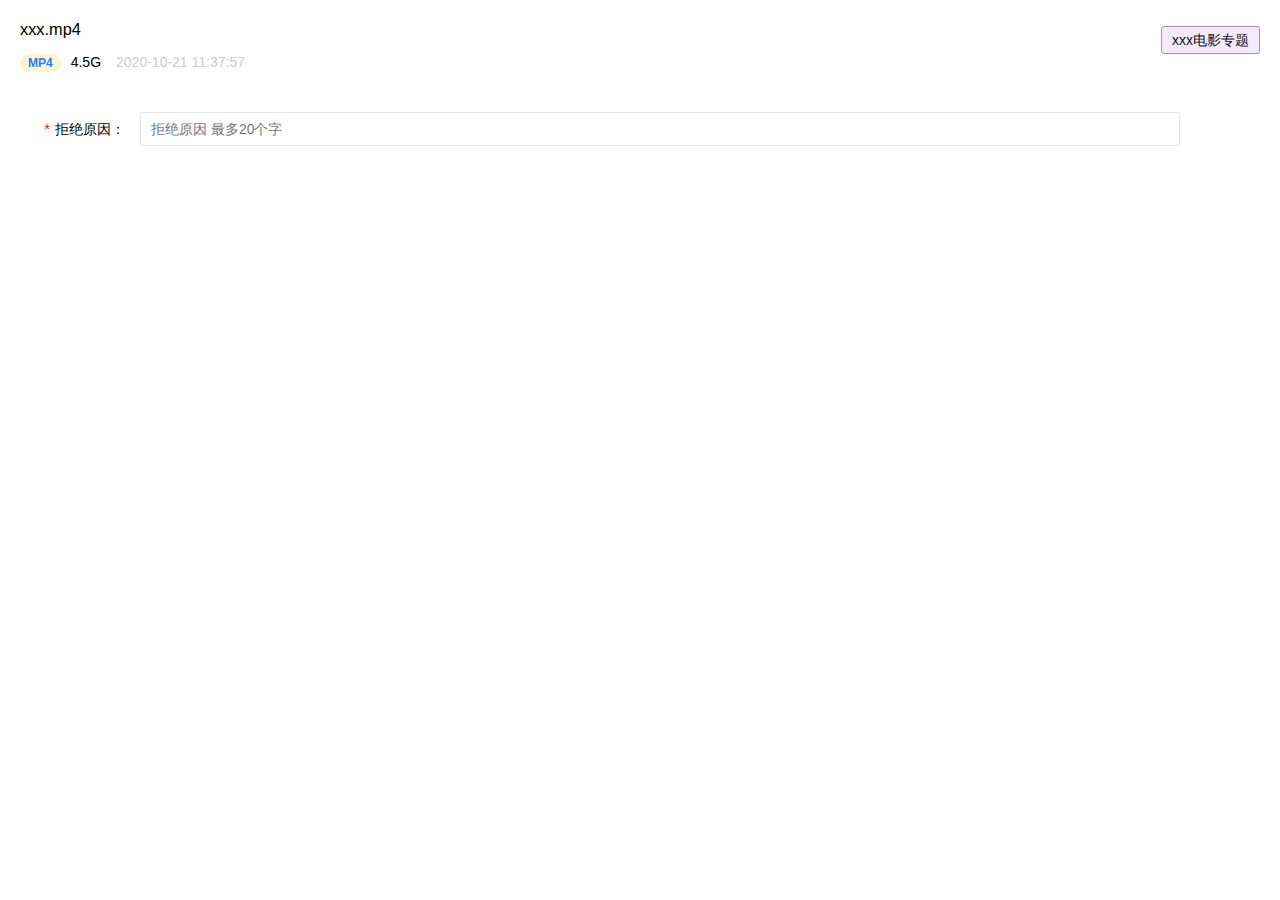
<file: views/circleAudit/circleAudit_audit_pop.html>
<!DOCTYPE html>
<html>
<head>
    <meta charset="utf-8">
    <title>资源详情</title>
    <meta name="renderer" content="webkit">
    <meta http-equiv="X-UA-Compatible" content="IE=edge,chrome=1">
    <link rel="stylesheet" href="../../layuiadmin/layui/css/layui.css" media="all">
    <link rel="stylesheet" href="./../css/reset.css">
    <script src="../../layuiadmin/layui/layui.js"></script>
    <script src="../../js/jquery-3.1.1.min.js"></script>
    <script src="../../js/jquery_ex.js"></script>
    <style>
        body{
            font-family: Arial;
        }
        .layui-form-item{
            position: relative;
        }
        
        .layui-form-label {
            width: 90px;
        }
        .layui-input-block {
            margin-left: 120px;
            margin-right: 80px;
        }
        .layui-btn-block{
            position: absolute;
            right:0;
            top:0
        }
        .layui-form-item .layui-btn-block .layui-btn{
            padding:0 20px
        }
        .uploadImg img{
            width: 100px;
            height: 100px;
            margin-left: 5px;
            border: 1px solid #ccc;
        }
        .jinbi{
            text-align: left;
            position: absolute;
            right: -5px;
            top: 5px;
        }
        .jinbi span{
            display: inline-block;
            height: 24px;
            line-height: 24px;
            background-color: #091522;
            color:#ffcf0f;
            border-radius: 12px;
            font-size: 12px;
            font-weight: bold;
            padding:0 8px;
            margin-right: 10px;
        }
        .pop_text{
            display:-webkit-box;
            display:-ms-flexbox;
            display:flex;
        }
        .pop_text .layui-btn.layui-ds{
            -webkit-box-flex:1;
            -ms-flex:1;
            flex:1;
            text-align: center;
        }
        .size{
            text-align: left;
            margin-top: 5px;
        }
        .size span{
            display: inline-block;
            height: 18px;
            line-height: 18px;
            background-color: #fff5cd;
            color:#1a7dff;
            border-radius: 12px;
            font-size: 12px;
            font-weight: bold;
            padding:0 8px;
            margin-right: 10px;
        }
        .rightbt{
            float: right;
            background-color: #f4ebff;
            height: 26px;
            line-height: 26px;
            color:#101010;
            border-radius: 3px;
            border: 1px solid #a38cbe;
            padding:0 10px;
            margin-top:6px
        }
        .select_cont p{
            line-height: 160%;
            padding: 10px 0;
        }
        .jinbi{
            text-align: left;
        }
        .jinbi span{
            display: inline-block;
            height: 24px;
            line-height: 24px;
            background-color: #091522;
            color:#ffcf0f;
            border-radius: 12px;
            font-size: 16px;
            font-weight: bold;
            padding:0 8px;
            margin-right: 10px;
        }
        .size{
            text-align: left;
        }
        .size span{
            display: inline-block;
            height: 18px;
            line-height: 18px;
            background-color: #fff5cd;
            color:#1a7dff;
            border-radius: 12px;
            font-size: 12px;
            font-weight: bold;
            padding:0 8px;
            margin-right: 10px;
            margin-top:10px;
        }
        .size s{
            margin-left:15px;
            font-size: 14px;
            color: #ccc;
            text-decoration: none;
        }
        .chuC{
            display:-webkit-box;
            display:-ms-flexbox;
            display:flex;
            margin-top: 10px;
            
        }
        .chuC .borderF,.chuC .jinbix,.chuC .zinfo{
            -webkit-box-flex:1;
            -ms-flex:1;
            flex:1;
            text-align: left;
        }
        .chuC .zinfo{
            margin-left:10px;
        }
        .chuC .borderF:last-child{
            margin-left:10px;
        }
        .borderF{
            background-color: #f7f7f7;
            border: 1px solid #d8d8d8;
            padding:5px;
            border-radius: 5px;
            padding-left:10px
        }
        .infoxx .a{
            height: 18px;
            line-height: 18px;
            background-color: #fff5cd;
            color:#1a7dff;
            border-radius: 12px;
            font-size: 12px;
            font-weight: bold;
            padding:0 8px;
            margin-left: 5px;
            margin-top:3px;
            float:right;
        }
        .infoxx .b{
            font-size: 12px;
            float:right;
            margin-top:3px;
        }
        .jinbix{
            text-align: left;
        }
        .jinbix span{
            display: inline-block;
            height: 24px;
            line-height: 24px;
            background-color: #091522;
            color:#ffcf0f;
            border-radius: 12px;
            font-size: 16px;
            font-weight: bold;
            padding:0 8px;
            margin-right: 10px;
        }
    </style>
</head>
<body>
<form method="post" class="layui-form" >
    <div class="layui-form" lay-filter="layuiadmin-app-form-list" id="layuiadmin-app-form-list" style="padding: 20px 20px 0 20px; ">
        <!-- <div class="">
            <div class="rightbt">xxx电影专题</div>
            <h3>刘德华演唱会.mp4</h3>
            <div class="size"><span>MP4</span>4.5G<s>2020-10-21 11:37:57</s></div>
        </div>
        <div class="select_cont">
            <p>10月20日，外交部发言人赵立坚主持例行记者会。有记者就有中国士兵在中印边境地区走失一事提问。</p>
            <p>赵立坚表示，昨天中国西部战区新闻发言人已经介绍了有关情况。10月18日晚，中国一名应牧民请求帮助寻找牦牛的士兵迷路走失。事发后，中国边防部队第一时间主动向印方通报情况，并希望印方协助搜救救援，印方答应予以支持，并承诺找到中方人员后及时交还中方。最近印方向中方通报，找到中方一名走失人员，将对其进行医学检查后移交中方。我们希望印方信守承诺，抓紧时间向中方移交走失人员，与中方一道共同促进第7轮军长级会谈共识的落实，共同维护边境地区的和平与安宁。</p>
            <img class="layui-upload-img" src="../images/bg.jpg" width="100%">
        </div>
        <div class="chuC mt10">
            <div class="borderF"><img src="../images/icona.png" width="24" />高清刘德华演唱会1998版.mp4</div>
            <div class="borderF infoxx"><img src="../images/headImg.png" width="24" />我是勤劳的搬运工<span class="a">45</span><span class="b">资源</span></div>
        </div>
        <div class="chuC mt10">
            <div class="jinbix" style="padding-left:10px">所需金币：<span>35</span>金币</div>
            <div class="zinfo"><span>分享：400</span><span>转存：6000</span></div>
        </div> -->
        <div class="" id="info1">
            <div class="rightbt">xxx电影专题</div>
            <h3>xxx.mp4</h3>
            <div class="size"><span>MP4</span>4.5G<s>2020-10-21 11:37:57</s></div>
        </div>
        <div class="select_cont" id="info2">
            
        </div>
        <div class="chuC mt10" id="info3" >
            <!--
            <div class="borderF"><img src="../images/icona.png" width="24" />高清刘德华演唱会1998版.mp4</div>
            <div class="borderF infoxx"><img src="../images/headImg.png" width="24" />我是勤劳的搬运工<span class="a">45</span><span class="b">资源</span></div>
            -->
        </div>
        <div class="chuC mt10" id="info4">
            <!--
            <div class="jinbix">所需金币：<span>35</span>金币</div>
            <div class="zinfo"><span>分享：400</span><span>转存：6000</span></div>
            -->
        </div>

        <div class="layui-form-item" style="margin-top: 20px;">
            <label class="layui-form-label"><span>*</span>拒绝原因：</label>
            <div class="layui-input-block">
                <input type="text" maxlength="20" placeholder="拒绝原因 最多20个字" autocomplete="off" class="layui-input" id="refusal_cause" name="refusal_cause" />
            </div>
            <!-- <div class="layui-btn-block">
                <button class="layui-btn layui-ds layui-btn-primary" data-type="add" id="add" data="添加">
                    拒绝
                </button>
            </div> -->
        </div>
        <!-- <div class="layui-form-item">
            <label class="layui-form-label"><span>*</span>纳入专题：</label>
            <div class="layui-input-block">
                <select id="FEEDBACKTYPE" lay-verify="required" name="FEEDBACKTYPE">
                    <option value="1">首页BNNER</option>
                    <option value="2">首页BNNER</option>
                    <option value="3">首页BNNER</option>
                    <option value="4">首页BNNER</option>
                    <option value="5">多选</option>
                    <option value="6">多选</option>
                    <option value="7">多选</option>
                </select>
            </div>
            <div class="layui-btn-block">
                <button class="layui-btn layui-ds layui-btn-primary" data-type="add" id="add" data="添加">
                    通过
                </button>
            </div>
        </div> -->
    </div>

    <button style="display: none;" class="layui-btn layui-btn-fluid" lay-submit="" lay-filter="submit" id="submit">通过</button>
    <button style="display: none;" class="layui-btn layui-btn-fluid" lay-submit="" lay-filter="submit2" id="submit2">拒绝</button>
</form>
<script src="circleAudit_audit_pop.js" type="text/javascript" charset="utf-8"></script>
</body>
</html>
</file>
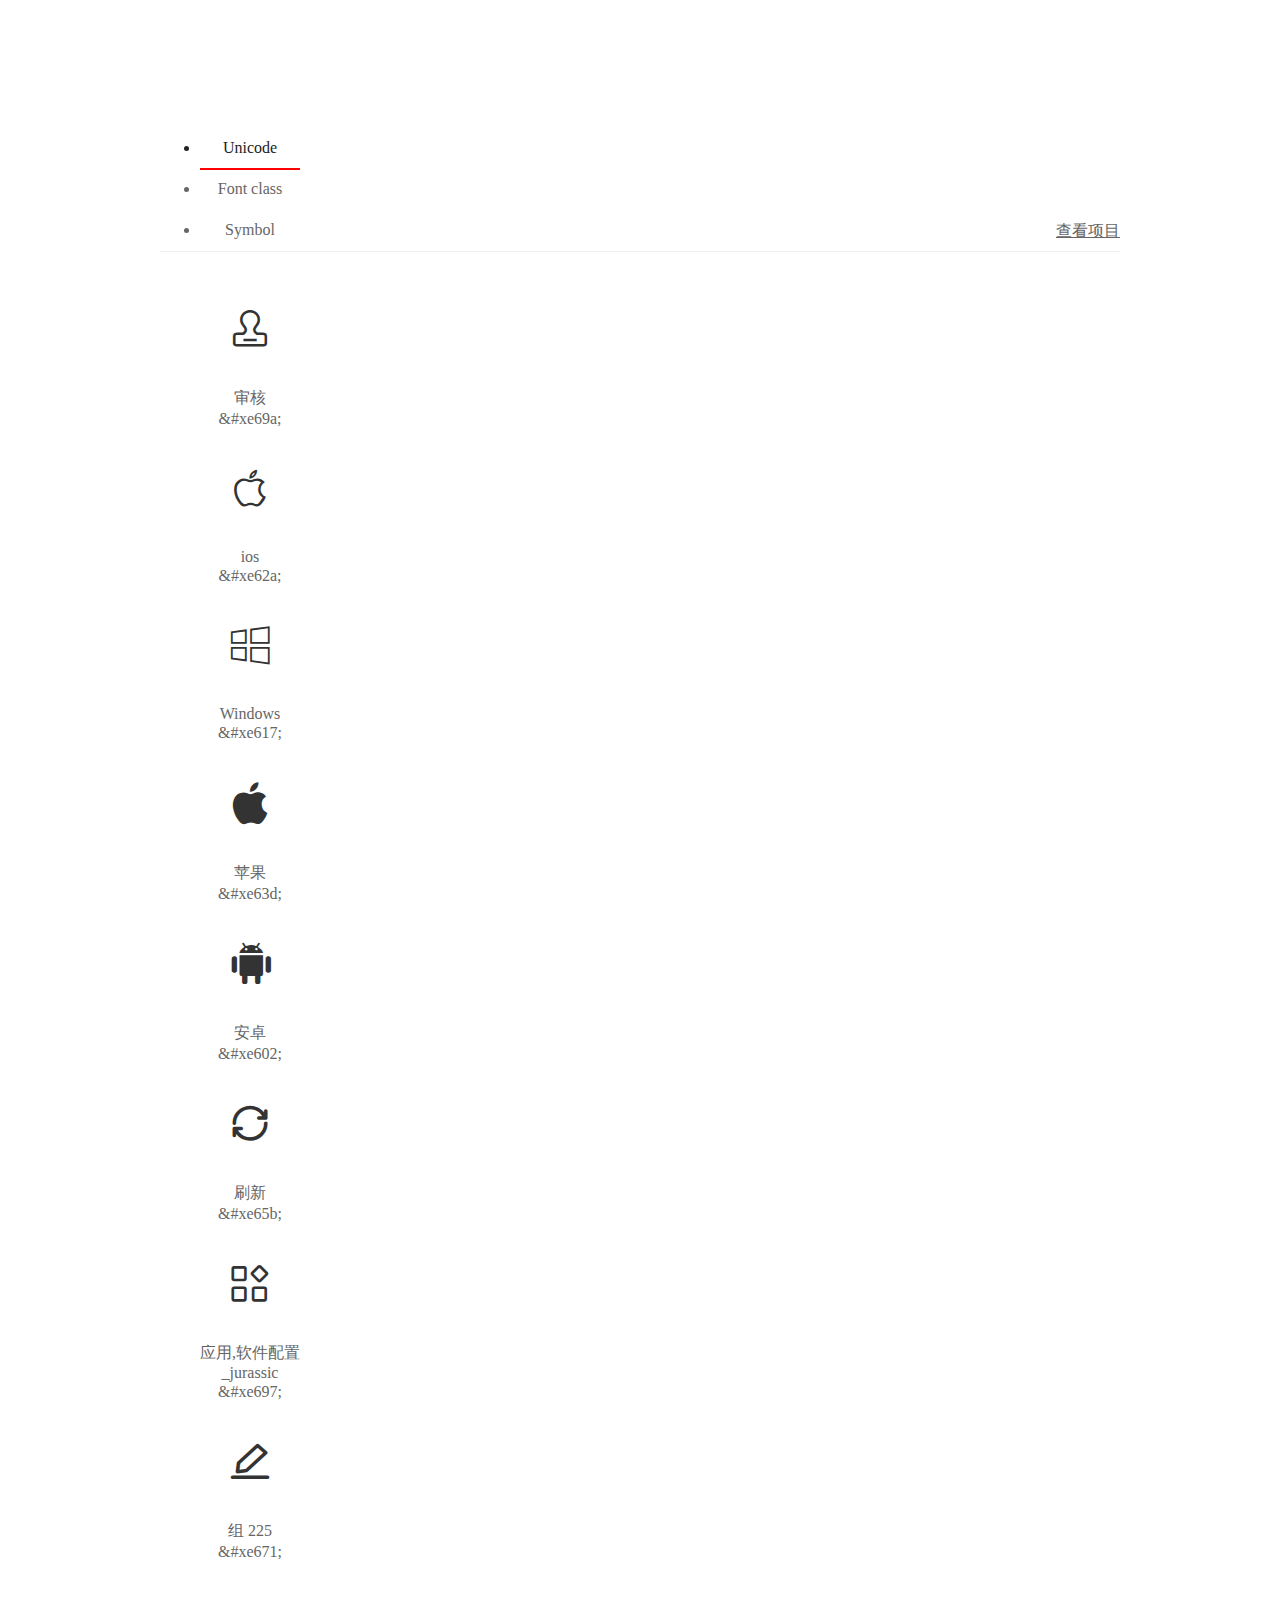
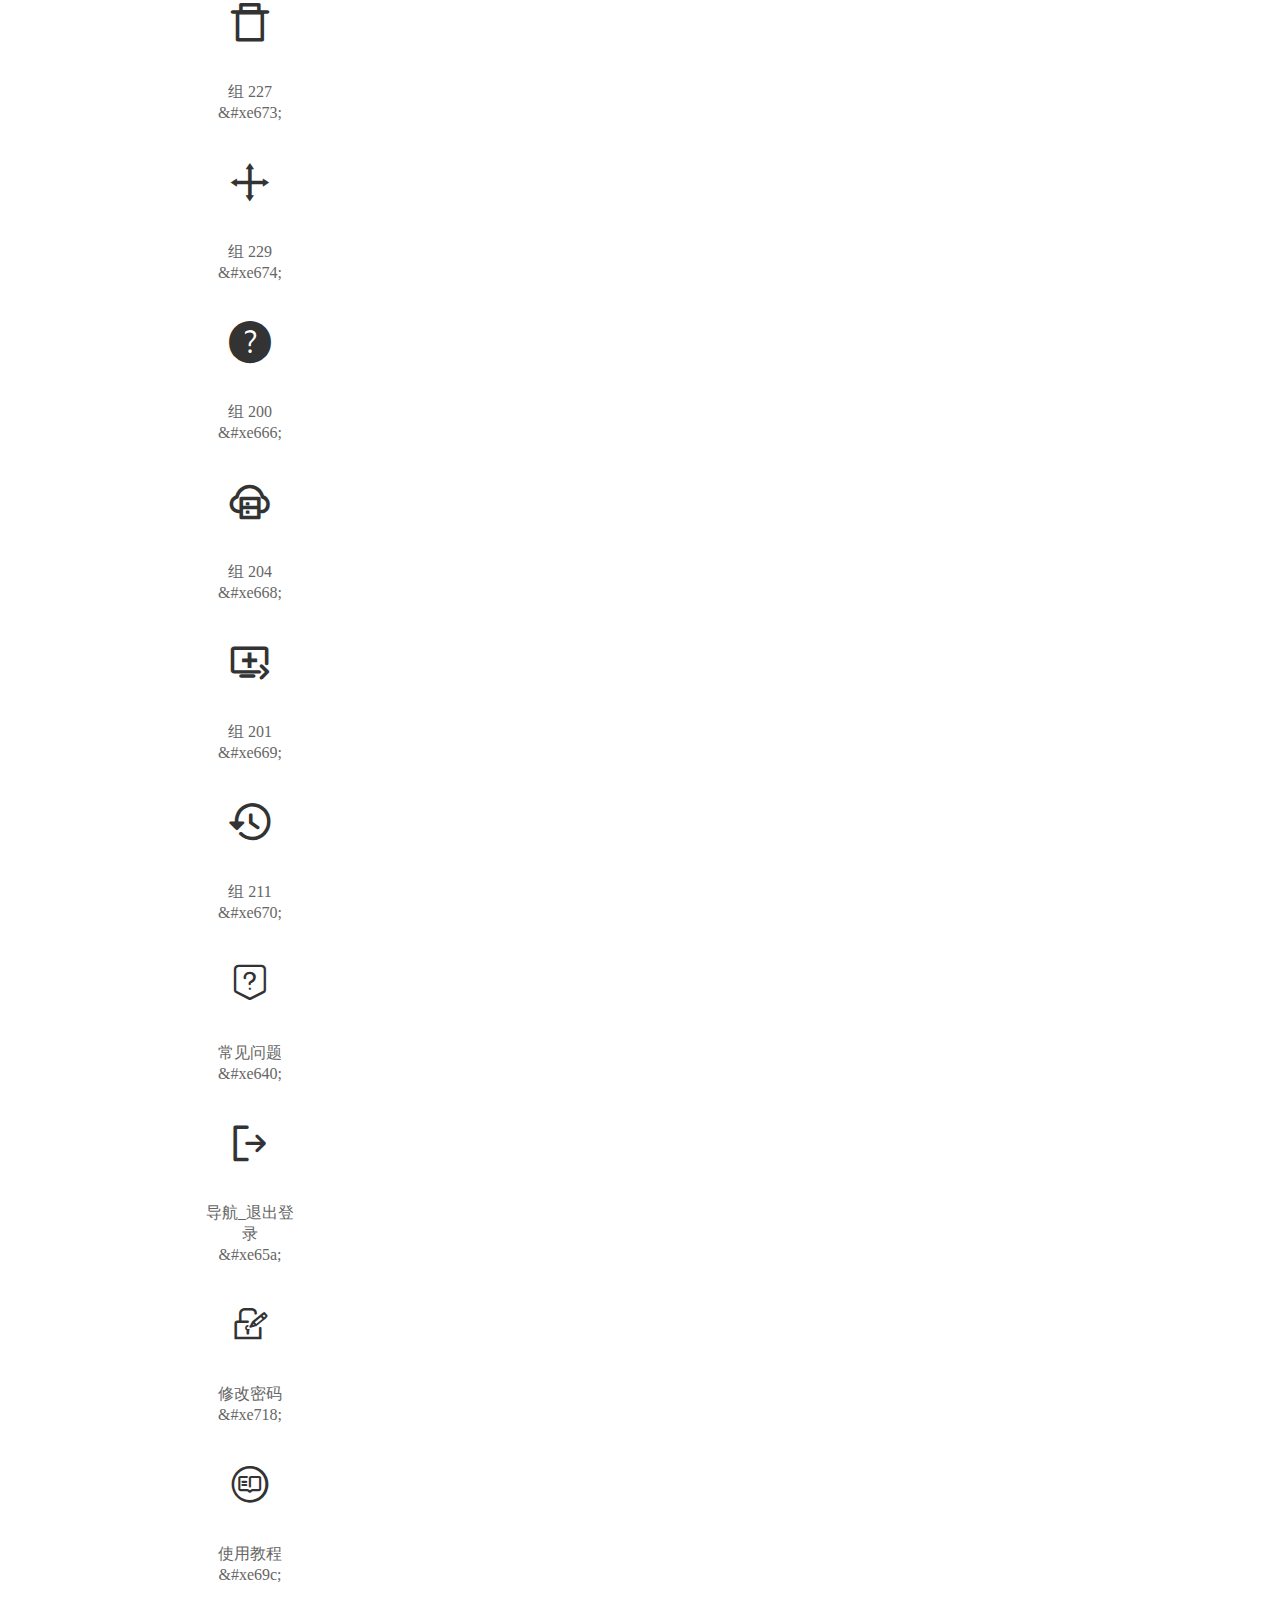
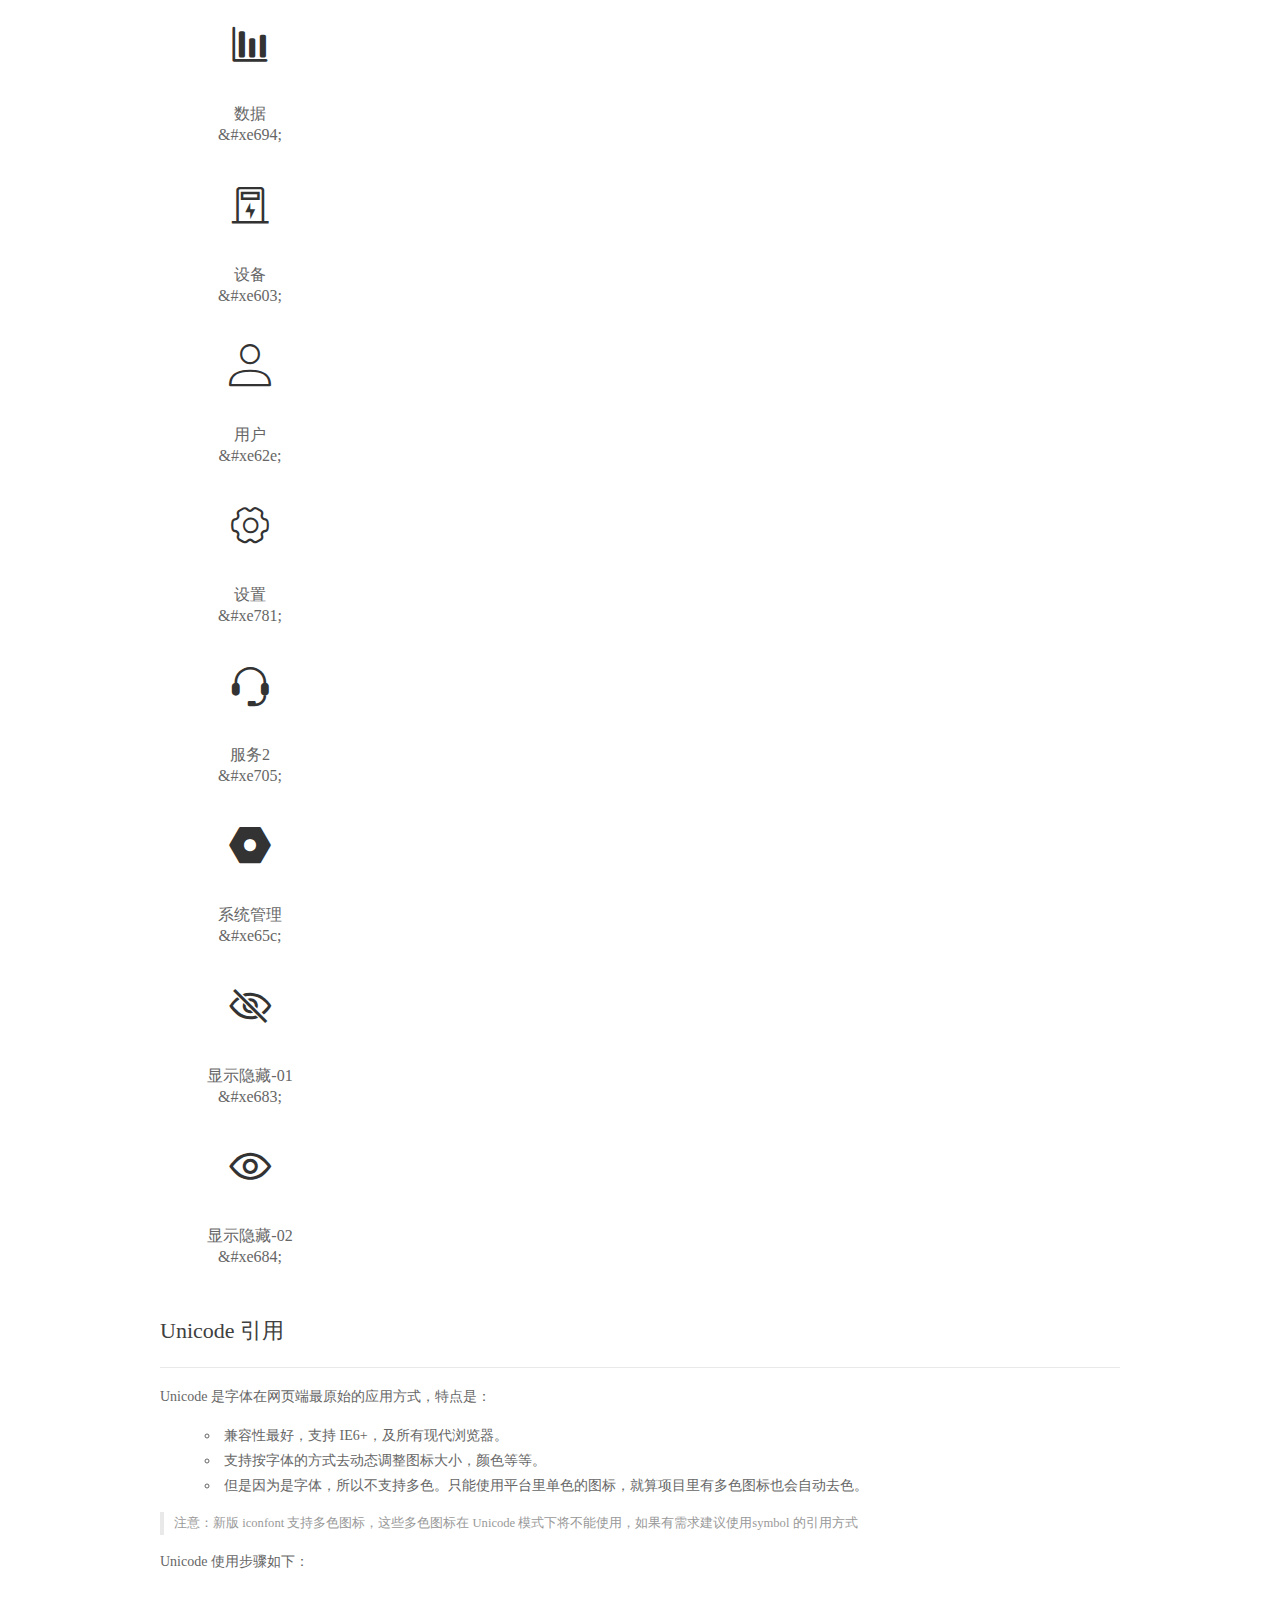
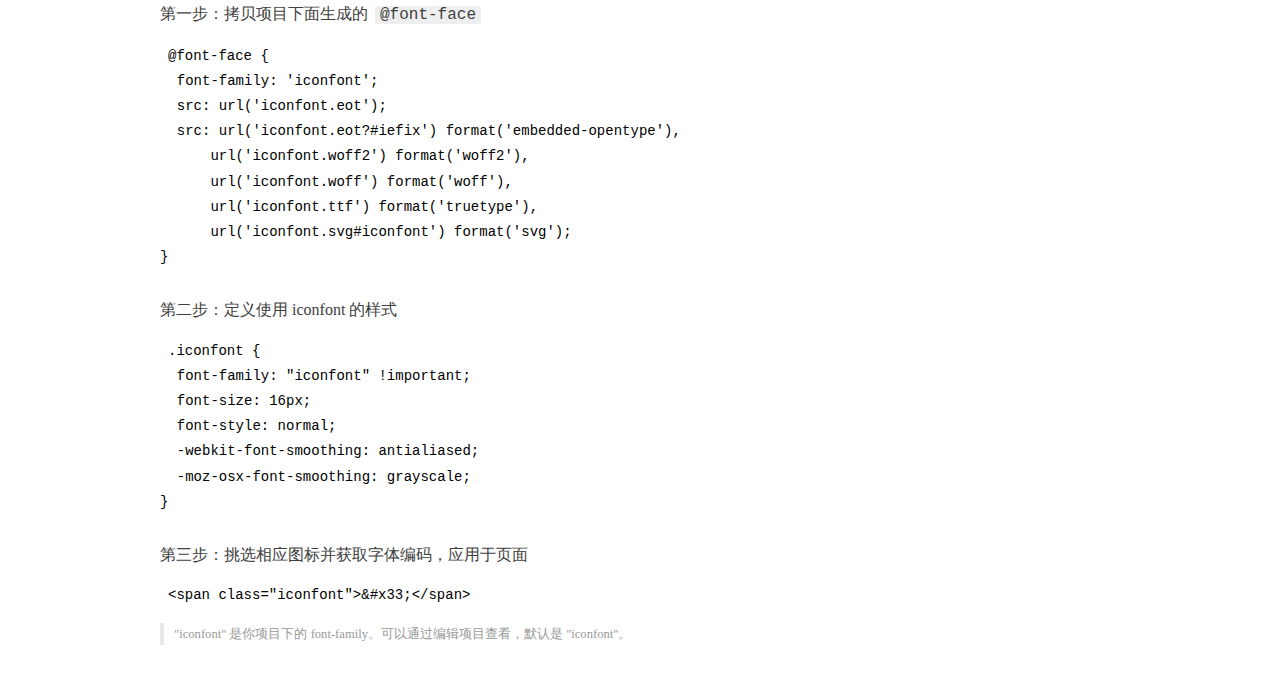
<file: views/font_icon/demo_index.html>
<!DOCTYPE html>
<html>
<head>
  <meta charset="utf-8"/>
  <title>IconFont Demo</title>
  <link rel="shortcut icon" href="https://img.alicdn.com/tps/i4/TB1_oz6GVXXXXaFXpXXJDFnIXXX-64-64.ico" type="image/x-icon"/>
  <link rel="stylesheet" href="https://g.alicdn.com/thx/cube/1.3.2/cube.min.css">
  <link rel="stylesheet" href="demo.css">
  <link rel="stylesheet" href="iconfont.css">
  <script src="iconfont.js"></script>
  <!-- jQuery -->
  <script src="https://a1.alicdn.com/oss/uploads/2018/12/26/7bfddb60-08e8-11e9-9b04-53e73bb6408b.js"></script>
  <!-- 代码高亮 -->
  <script src="https://a1.alicdn.com/oss/uploads/2018/12/26/a3f714d0-08e6-11e9-8a15-ebf944d7534c.js"></script>
</head>
<body>
  <div class="main">
    <h1 class="logo"><a href="https://www.iconfont.cn/" title="iconfont 首页" target="_blank">&#xe86b;</a></h1>
    <div class="nav-tabs">
      <ul id="tabs" class="dib-box">
        <li class="dib active"><span>Unicode</span></li>
        <li class="dib"><span>Font class</span></li>
        <li class="dib"><span>Symbol</span></li>
      </ul>
      
      <a href="https://www.iconfont.cn/manage/index?manage_type=myprojects&projectId=1907020" target="_blank" class="nav-more">查看项目</a>
      
    </div>
    <div class="tab-container">
      <div class="content unicode" style="display: block;">
          <ul class="icon_lists dib-box">
          
            <li class="dib">
              <span class="icon iconfont">&#xe69a;</span>
                <div class="name">审核</div>
                <div class="code-name">&amp;#xe69a;</div>
              </li>
          
            <li class="dib">
              <span class="icon iconfont">&#xe62a;</span>
                <div class="name">ios</div>
                <div class="code-name">&amp;#xe62a;</div>
              </li>
          
            <li class="dib">
              <span class="icon iconfont">&#xe617;</span>
                <div class="name">Windows</div>
                <div class="code-name">&amp;#xe617;</div>
              </li>
          
            <li class="dib">
              <span class="icon iconfont">&#xe63d;</span>
                <div class="name">苹果</div>
                <div class="code-name">&amp;#xe63d;</div>
              </li>
          
            <li class="dib">
              <span class="icon iconfont">&#xe602;</span>
                <div class="name">安卓</div>
                <div class="code-name">&amp;#xe602;</div>
              </li>
          
            <li class="dib">
              <span class="icon iconfont">&#xe65b;</span>
                <div class="name">刷新</div>
                <div class="code-name">&amp;#xe65b;</div>
              </li>
          
            <li class="dib">
              <span class="icon iconfont">&#xe697;</span>
                <div class="name">应用,软件配置_jurassic</div>
                <div class="code-name">&amp;#xe697;</div>
              </li>
          
            <li class="dib">
              <span class="icon iconfont">&#xe671;</span>
                <div class="name">组 225</div>
                <div class="code-name">&amp;#xe671;</div>
              </li>
          
            <li class="dib">
              <span class="icon iconfont">&#xe673;</span>
                <div class="name">组 227</div>
                <div class="code-name">&amp;#xe673;</div>
              </li>
          
            <li class="dib">
              <span class="icon iconfont">&#xe674;</span>
                <div class="name">组 229</div>
                <div class="code-name">&amp;#xe674;</div>
              </li>
          
            <li class="dib">
              <span class="icon iconfont">&#xe666;</span>
                <div class="name">组 200</div>
                <div class="code-name">&amp;#xe666;</div>
              </li>
          
            <li class="dib">
              <span class="icon iconfont">&#xe668;</span>
                <div class="name">组 204</div>
                <div class="code-name">&amp;#xe668;</div>
              </li>
          
            <li class="dib">
              <span class="icon iconfont">&#xe669;</span>
                <div class="name">组 201</div>
                <div class="code-name">&amp;#xe669;</div>
              </li>
          
            <li class="dib">
              <span class="icon iconfont">&#xe670;</span>
                <div class="name">组 211</div>
                <div class="code-name">&amp;#xe670;</div>
              </li>
          
            <li class="dib">
              <span class="icon iconfont">&#xe640;</span>
                <div class="name">常见问题</div>
                <div class="code-name">&amp;#xe640;</div>
              </li>
          
            <li class="dib">
              <span class="icon iconfont">&#xe65a;</span>
                <div class="name">导航_退出登录</div>
                <div class="code-name">&amp;#xe65a;</div>
              </li>
          
            <li class="dib">
              <span class="icon iconfont">&#xe718;</span>
                <div class="name">修改密码</div>
                <div class="code-name">&amp;#xe718;</div>
              </li>
          
            <li class="dib">
              <span class="icon iconfont">&#xe69c;</span>
                <div class="name">使用教程</div>
                <div class="code-name">&amp;#xe69c;</div>
              </li>
          
            <li class="dib">
              <span class="icon iconfont">&#xe694;</span>
                <div class="name">数据</div>
                <div class="code-name">&amp;#xe694;</div>
              </li>
          
            <li class="dib">
              <span class="icon iconfont">&#xe603;</span>
                <div class="name">设备</div>
                <div class="code-name">&amp;#xe603;</div>
              </li>
          
            <li class="dib">
              <span class="icon iconfont">&#xe62e;</span>
                <div class="name">用户</div>
                <div class="code-name">&amp;#xe62e;</div>
              </li>
          
            <li class="dib">
              <span class="icon iconfont">&#xe781;</span>
                <div class="name">设置</div>
                <div class="code-name">&amp;#xe781;</div>
              </li>
          
            <li class="dib">
              <span class="icon iconfont">&#xe705;</span>
                <div class="name">服务2</div>
                <div class="code-name">&amp;#xe705;</div>
              </li>
          
            <li class="dib">
              <span class="icon iconfont">&#xe65c;</span>
                <div class="name">系统管理</div>
                <div class="code-name">&amp;#xe65c;</div>
              </li>
          
            <li class="dib">
              <span class="icon iconfont">&#xe683;</span>
                <div class="name">显示隐藏-01</div>
                <div class="code-name">&amp;#xe683;</div>
              </li>
          
            <li class="dib">
              <span class="icon iconfont">&#xe684;</span>
                <div class="name">显示隐藏-02</div>
                <div class="code-name">&amp;#xe684;</div>
              </li>
          
          </ul>
          <div class="article markdown">
          <h2 id="unicode-">Unicode 引用</h2>
          <hr>

          <p>Unicode 是字体在网页端最原始的应用方式，特点是：</p>
          <ul>
            <li>兼容性最好，支持 IE6+，及所有现代浏览器。</li>
            <li>支持按字体的方式去动态调整图标大小，颜色等等。</li>
            <li>但是因为是字体，所以不支持多色。只能使用平台里单色的图标，就算项目里有多色图标也会自动去色。</li>
          </ul>
          <blockquote>
            <p>注意：新版 iconfont 支持多色图标，这些多色图标在 Unicode 模式下将不能使用，如果有需求建议使用symbol 的引用方式</p>
          </blockquote>
          <p>Unicode 使用步骤如下：</p>
          <h3 id="-font-face">第一步：拷贝项目下面生成的 <code>@font-face</code></h3>
<pre><code class="language-css"
>@font-face {
  font-family: 'iconfont';
  src: url('iconfont.eot');
  src: url('iconfont.eot?#iefix') format('embedded-opentype'),
      url('iconfont.woff2') format('woff2'),
      url('iconfont.woff') format('woff'),
      url('iconfont.ttf') format('truetype'),
      url('iconfont.svg#iconfont') format('svg');
}
</code></pre>
          <h3 id="-iconfont-">第二步：定义使用 iconfont 的样式</h3>
<pre><code class="language-css"
>.iconfont {
  font-family: "iconfont" !important;
  font-size: 16px;
  font-style: normal;
  -webkit-font-smoothing: antialiased;
  -moz-osx-font-smoothing: grayscale;
}
</code></pre>
          <h3 id="-">第三步：挑选相应图标并获取字体编码，应用于页面</h3>
<pre>
<code class="language-html"
>&lt;span class="iconfont"&gt;&amp;#x33;&lt;/span&gt;
</code></pre>
          <blockquote>
            <p>"iconfont" 是你项目下的 font-family。可以通过编辑项目查看，默认是 "iconfont"。</p>
          </blockquote>
          </div>
      </div>
      <div class="content font-class">
        <ul class="icon_lists dib-box">
          
          <li class="dib">
            <span class="icon iconfont icon-shenhe"></span>
            <div class="name">
              审核
            </div>
            <div class="code-name">.icon-shenhe
            </div>
          </li>
          
          <li class="dib">
            <span class="icon iconfont icon-ios"></span>
            <div class="name">
              ios
            </div>
            <div class="code-name">.icon-ios
            </div>
          </li>
          
          <li class="dib">
            <span class="icon iconfont icon-windows"></span>
            <div class="name">
              Windows
            </div>
            <div class="code-name">.icon-windows
            </div>
          </li>
          
          <li class="dib">
            <span class="icon iconfont icon-pingguo"></span>
            <div class="name">
              苹果
            </div>
            <div class="code-name">.icon-pingguo
            </div>
          </li>
          
          <li class="dib">
            <span class="icon iconfont icon-anzhuo"></span>
            <div class="name">
              安卓
            </div>
            <div class="code-name">.icon-anzhuo
            </div>
          </li>
          
          <li class="dib">
            <span class="icon iconfont icon-shuaxin"></span>
            <div class="name">
              刷新
            </div>
            <div class="code-name">.icon-shuaxin
            </div>
          </li>
          
          <li class="dib">
            <span class="icon iconfont icon-jurassic_apply"></span>
            <div class="name">
              应用,软件配置_jurassic
            </div>
            <div class="code-name">.icon-jurassic_apply
            </div>
          </li>
          
          <li class="dib">
            <span class="icon iconfont icon-zu225"></span>
            <div class="name">
              组 225
            </div>
            <div class="code-name">.icon-zu225
            </div>
          </li>
          
          <li class="dib">
            <span class="icon iconfont icon-zu227"></span>
            <div class="name">
              组 227
            </div>
            <div class="code-name">.icon-zu227
            </div>
          </li>
          
          <li class="dib">
            <span class="icon iconfont icon-zu229"></span>
            <div class="name">
              组 229
            </div>
            <div class="code-name">.icon-zu229
            </div>
          </li>
          
          <li class="dib">
            <span class="icon iconfont icon-zu200"></span>
            <div class="name">
              组 200
            </div>
            <div class="code-name">.icon-zu200
            </div>
          </li>
          
          <li class="dib">
            <span class="icon iconfont icon-zu204"></span>
            <div class="name">
              组 204
            </div>
            <div class="code-name">.icon-zu204
            </div>
          </li>
          
          <li class="dib">
            <span class="icon iconfont icon-zu201"></span>
            <div class="name">
              组 201
            </div>
            <div class="code-name">.icon-zu201
            </div>
          </li>
          
          <li class="dib">
            <span class="icon iconfont icon-zu211"></span>
            <div class="name">
              组 211
            </div>
            <div class="code-name">.icon-zu211
            </div>
          </li>
          
          <li class="dib">
            <span class="icon iconfont icon-changjianwenti"></span>
            <div class="name">
              常见问题
            </div>
            <div class="code-name">.icon-changjianwenti
            </div>
          </li>
          
          <li class="dib">
            <span class="icon iconfont icon-exit-logon"></span>
            <div class="name">
              导航_退出登录
            </div>
            <div class="code-name">.icon-exit-logon
            </div>
          </li>
          
          <li class="dib">
            <span class="icon iconfont icon-xiugaimima"></span>
            <div class="name">
              修改密码
            </div>
            <div class="code-name">.icon-xiugaimima
            </div>
          </li>
          
          <li class="dib">
            <span class="icon iconfont icon-shiyongjiaocheng"></span>
            <div class="name">
              使用教程
            </div>
            <div class="code-name">.icon-shiyongjiaocheng
            </div>
          </li>
          
          <li class="dib">
            <span class="icon iconfont icon-data-analysis"></span>
            <div class="name">
              数据
            </div>
            <div class="code-name">.icon-data-analysis
            </div>
          </li>
          
          <li class="dib">
            <span class="icon iconfont icon-shebeishebeiguanli"></span>
            <div class="name">
              设备
            </div>
            <div class="code-name">.icon-shebeishebeiguanli
            </div>
          </li>
          
          <li class="dib">
            <span class="icon iconfont icon-yonghuguanli"></span>
            <div class="name">
              用户
            </div>
            <div class="code-name">.icon-yonghuguanli
            </div>
          </li>
          
          <li class="dib">
            <span class="icon iconfont icon-shezhi"></span>
            <div class="name">
              设置
            </div>
            <div class="code-name">.icon-shezhi
            </div>
          </li>
          
          <li class="dib">
            <span class="icon iconfont icon-fuwu2"></span>
            <div class="name">
              服务2
            </div>
            <div class="code-name">.icon-fuwu2
            </div>
          </li>
          
          <li class="dib">
            <span class="icon iconfont icon-xitongguanli"></span>
            <div class="name">
              系统管理
            </div>
            <div class="code-name">.icon-xitongguanli
            </div>
          </li>
          
          <li class="dib">
            <span class="icon iconfont icon-hide"></span>
            <div class="name">
              显示隐藏-01
            </div>
            <div class="code-name">.icon-hide
            </div>
          </li>
          
          <li class="dib">
            <span class="icon iconfont icon-show"></span>
            <div class="name">
              显示隐藏-02
            </div>
            <div class="code-name">.icon-show
            </div>
          </li>
          
        </ul>
        <div class="article markdown">
        <h2 id="font-class-">font-class 引用</h2>
        <hr>

        <p>font-class 是 Unicode 使用方式的一种变种，主要是解决 Unicode 书写不直观，语意不明确的问题。</p>
        <p>与 Unicode 使用方式相比，具有如下特点：</p>
        <ul>
          <li>兼容性良好，支持 IE8+，及所有现代浏览器。</li>
          <li>相比于 Unicode 语意明确，书写更直观。可以很容易分辨这个 icon 是什么。</li>
          <li>因为使用 class 来定义图标，所以当要替换图标时，只需要修改 class 里面的 Unicode 引用。</li>
          <li>不过因为本质上还是使用的字体，所以多色图标还是不支持的。</li>
        </ul>
        <p>使用步骤如下：</p>
        <h3 id="-fontclass-">第一步：引入项目下面生成的 fontclass 代码：</h3>
<pre><code class="language-html">&lt;link rel="stylesheet" href="./iconfont.css"&gt;
</code></pre>
        <h3 id="-">第二步：挑选相应图标并获取类名，应用于页面：</h3>
<pre><code class="language-html">&lt;span class="iconfont icon-xxx"&gt;&lt;/span&gt;
</code></pre>
        <blockquote>
          <p>"
            iconfont" 是你项目下的 font-family。可以通过编辑项目查看，默认是 "iconfont"。</p>
        </blockquote>
      </div>
      </div>
      <div class="content symbol">
          <ul class="icon_lists dib-box">
          
            <li class="dib">
                <svg class="icon svg-icon" aria-hidden="true">
                  <use xlink:href="#icon-shenhe"></use>
                </svg>
                <div class="name">审核</div>
                <div class="code-name">#icon-shenhe</div>
            </li>
          
            <li class="dib">
                <svg class="icon svg-icon" aria-hidden="true">
                  <use xlink:href="#icon-ios"></use>
                </svg>
                <div class="name">ios</div>
                <div class="code-name">#icon-ios</div>
            </li>
          
            <li class="dib">
                <svg class="icon svg-icon" aria-hidden="true">
                  <use xlink:href="#icon-windows"></use>
                </svg>
                <div class="name">Windows</div>
                <div class="code-name">#icon-windows</div>
            </li>
          
            <li class="dib">
                <svg class="icon svg-icon" aria-hidden="true">
                  <use xlink:href="#icon-pingguo"></use>
                </svg>
                <div class="name">苹果</div>
                <div class="code-name">#icon-pingguo</div>
            </li>
          
            <li class="dib">
                <svg class="icon svg-icon" aria-hidden="true">
                  <use xlink:href="#icon-anzhuo"></use>
                </svg>
                <div class="name">安卓</div>
                <div class="code-name">#icon-anzhuo</div>
            </li>
          
            <li class="dib">
                <svg class="icon svg-icon" aria-hidden="true">
                  <use xlink:href="#icon-shuaxin"></use>
                </svg>
                <div class="name">刷新</div>
                <div class="code-name">#icon-shuaxin</div>
            </li>
          
            <li class="dib">
                <svg class="icon svg-icon" aria-hidden="true">
                  <use xlink:href="#icon-jurassic_apply"></use>
                </svg>
                <div class="name">应用,软件配置_jurassic</div>
                <div class="code-name">#icon-jurassic_apply</div>
            </li>
          
            <li class="dib">
                <svg class="icon svg-icon" aria-hidden="true">
                  <use xlink:href="#icon-zu225"></use>
                </svg>
                <div class="name">组 225</div>
                <div class="code-name">#icon-zu225</div>
            </li>
          
            <li class="dib">
                <svg class="icon svg-icon" aria-hidden="true">
                  <use xlink:href="#icon-zu227"></use>
                </svg>
                <div class="name">组 227</div>
                <div class="code-name">#icon-zu227</div>
            </li>
          
            <li class="dib">
                <svg class="icon svg-icon" aria-hidden="true">
                  <use xlink:href="#icon-zu229"></use>
                </svg>
                <div class="name">组 229</div>
                <div class="code-name">#icon-zu229</div>
            </li>
          
            <li class="dib">
                <svg class="icon svg-icon" aria-hidden="true">
                  <use xlink:href="#icon-zu200"></use>
                </svg>
                <div class="name">组 200</div>
                <div class="code-name">#icon-zu200</div>
            </li>
          
            <li class="dib">
                <svg class="icon svg-icon" aria-hidden="true">
                  <use xlink:href="#icon-zu204"></use>
                </svg>
                <div class="name">组 204</div>
                <div class="code-name">#icon-zu204</div>
            </li>
          
            <li class="dib">
                <svg class="icon svg-icon" aria-hidden="true">
                  <use xlink:href="#icon-zu201"></use>
                </svg>
                <div class="name">组 201</div>
                <div class="code-name">#icon-zu201</div>
            </li>
          
            <li class="dib">
                <svg class="icon svg-icon" aria-hidden="true">
                  <use xlink:href="#icon-zu211"></use>
                </svg>
                <div class="name">组 211</div>
                <div class="code-name">#icon-zu211</div>
            </li>
          
            <li class="dib">
                <svg class="icon svg-icon" aria-hidden="true">
                  <use xlink:href="#icon-changjianwenti"></use>
                </svg>
                <div class="name">常见问题</div>
                <div class="code-name">#icon-changjianwenti</div>
            </li>
          
            <li class="dib">
                <svg class="icon svg-icon" aria-hidden="true">
                  <use xlink:href="#icon-exit-logon"></use>
                </svg>
                <div class="name">导航_退出登录</div>
                <div class="code-name">#icon-exit-logon</div>
            </li>
          
            <li class="dib">
                <svg class="icon svg-icon" aria-hidden="true">
                  <use xlink:href="#icon-xiugaimima"></use>
                </svg>
                <div class="name">修改密码</div>
                <div class="code-name">#icon-xiugaimima</div>
            </li>
          
            <li class="dib">
                <svg class="icon svg-icon" aria-hidden="true">
                  <use xlink:href="#icon-shiyongjiaocheng"></use>
                </svg>
                <div class="name">使用教程</div>
                <div class="code-name">#icon-shiyongjiaocheng</div>
            </li>
          
            <li class="dib">
                <svg class="icon svg-icon" aria-hidden="true">
                  <use xlink:href="#icon-data-analysis"></use>
                </svg>
                <div class="name">数据</div>
                <div class="code-name">#icon-data-analysis</div>
            </li>
          
            <li class="dib">
                <svg class="icon svg-icon" aria-hidden="true">
                  <use xlink:href="#icon-shebeishebeiguanli"></use>
                </svg>
                <div class="name">设备</div>
                <div class="code-name">#icon-shebeishebeiguanli</div>
            </li>
          
            <li class="dib">
                <svg class="icon svg-icon" aria-hidden="true">
                  <use xlink:href="#icon-yonghuguanli"></use>
                </svg>
                <div class="name">用户</div>
                <div class="code-name">#icon-yonghuguanli</div>
            </li>
          
            <li class="dib">
                <svg class="icon svg-icon" aria-hidden="true">
                  <use xlink:href="#icon-shezhi"></use>
                </svg>
                <div class="name">设置</div>
                <div class="code-name">#icon-shezhi</div>
            </li>
          
            <li class="dib">
                <svg class="icon svg-icon" aria-hidden="true">
                  <use xlink:href="#icon-fuwu2"></use>
                </svg>
                <div class="name">服务2</div>
                <div class="code-name">#icon-fuwu2</div>
            </li>
          
            <li class="dib">
                <svg class="icon svg-icon" aria-hidden="true">
                  <use xlink:href="#icon-xitongguanli"></use>
                </svg>
                <div class="name">系统管理</div>
                <div class="code-name">#icon-xitongguanli</div>
            </li>
          
            <li class="dib">
                <svg class="icon svg-icon" aria-hidden="true">
                  <use xlink:href="#icon-hide"></use>
                </svg>
                <div class="name">显示隐藏-01</div>
                <div class="code-name">#icon-hide</div>
            </li>
          
            <li class="dib">
                <svg class="icon svg-icon" aria-hidden="true">
                  <use xlink:href="#icon-show"></use>
                </svg>
                <div class="name">显示隐藏-02</div>
                <div class="code-name">#icon-show</div>
            </li>
          
          </ul>
          <div class="article markdown">
          <h2 id="symbol-">Symbol 引用</h2>
          <hr>

          <p>这是一种全新的使用方式，应该说这才是未来的主流，也是平台目前推荐的用法。相关介绍可以参考这篇<a href="">文章</a>
            这种用法其实是做了一个 SVG 的集合，与另外两种相比具有如下特点：</p>
          <ul>
            <li>支持多色图标了，不再受单色限制。</li>
            <li>通过一些技巧，支持像字体那样，通过 <code>font-size</code>, <code>color</code> 来调整样式。</li>
            <li>兼容性较差，支持 IE9+，及现代浏览器。</li>
            <li>浏览器渲染 SVG 的性能一般，还不如 png。</li>
          </ul>
          <p>使用步骤如下：</p>
          <h3 id="-symbol-">第一步：引入项目下面生成的 symbol 代码：</h3>
<pre><code class="language-html">&lt;script src="./iconfont.js"&gt;&lt;/script&gt;
</code></pre>
          <h3 id="-css-">第二步：加入通用 CSS 代码（引入一次就行）：</h3>
<pre><code class="language-html">&lt;style&gt;
.icon {
  width: 1em;
  height: 1em;
  vertical-align: -0.15em;
  fill: currentColor;
  overflow: hidden;
}
&lt;/style&gt;
</code></pre>
          <h3 id="-">第三步：挑选相应图标并获取类名，应用于页面：</h3>
<pre><code class="language-html">&lt;svg class="icon" aria-hidden="true"&gt;
  &lt;use xlink:href="#icon-xxx"&gt;&lt;/use&gt;
&lt;/svg&gt;
</code></pre>
          </div>
      </div>

    </div>
  </div>
  <script>
  $(document).ready(function () {
      $('.tab-container .content:first').show()

      $('#tabs li').click(function (e) {
        var tabContent = $('.tab-container .content')
        var index = $(this).index()

        if ($(this).hasClass('active')) {
          return
        } else {
          $('#tabs li').removeClass('active')
          $(this).addClass('active')

          tabContent.hide().eq(index).fadeIn()
        }
      })
    })
  </script>
</body>
</html>
</file>
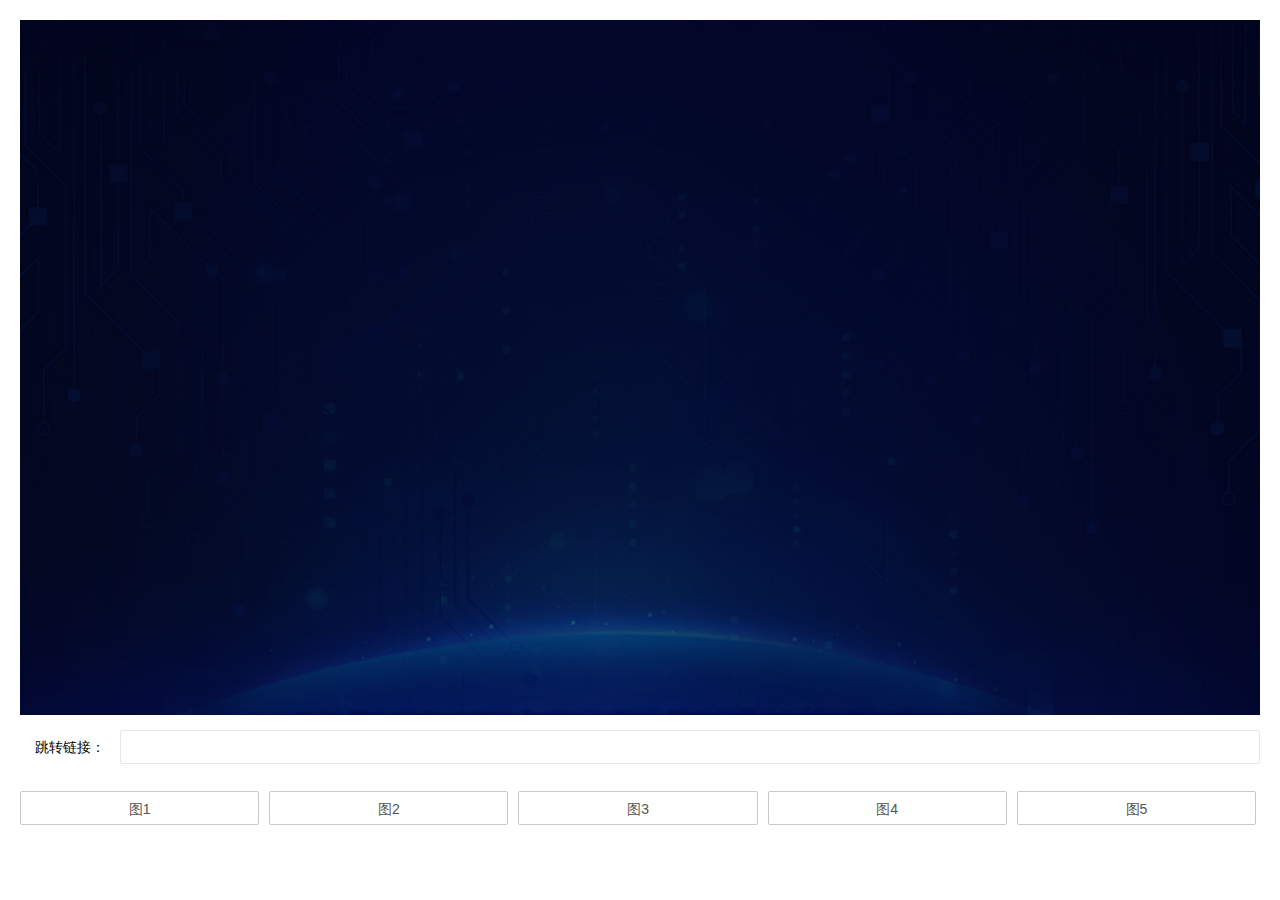
<file: views/operate/select_banner_edit_pop.html>
<!DOCTYPE html>
<html>
<head>
    <meta charset="utf-8">
    <title>添加视频资源</title>
    <meta name="renderer" content="webkit">
    <meta http-equiv="X-UA-Compatible" content="IE=edge,chrome=1">
    <link rel="stylesheet" href="../../layuiadmin/layui/css/layui.css" media="all">
    <link rel="stylesheet" href="./../css/reset.css">
    <script src="../../layuiadmin/layui/layui.js"></script>
    <script src="../../js/jquery-3.1.1.min.js"></script>
    <script src="../../js/jquery_ex.js"></script>
    <style>
        .layui-form-label {
            width: 70px;
        }
        .layui-input-block {
            margin-left: 100px;
        }
        .uploadImg img{
            width: 100px;
            height: 100px;
            margin-left: 5px;
            border: 1px solid #ccc;
        }
        .jinbi{
            text-align: left;
            position: absolute;
            right: -5px;
            top: 5px;
        }
        .jinbi span{
            display: inline-block;
            height: 24px;
            line-height: 24px;
            background-color: #091522;
            color:#ffcf0f;
            border-radius: 12px;
            font-size: 12px;
            font-weight: bold;
            padding:0 8px;
            margin-right: 10px;
        }
        .pop_text{
            display:-webkit-box;
            display:-ms-flexbox;
            display:flex;
        }
        .pop_text .layui-btn.layui-ds{
            -webkit-box-flex:1;
            -ms-flex:1;
            flex:1;
            text-align: center;
        }


    </style>
</head>
<body>
<form method="post" class="layui-form" >
    <div class="layui-form" lay-filter="layuiadmin-app-form-list" id="layuiadmin-app-form-list" style="padding: 20px 20px 0 20px; ">


        <div class="layui-form-item">
            <img class="layui-upload-img" src="../images/bg.jpg" width="100%">
        </div>
        <div class="layui-form-item">
            <label class="layui-form-label">跳转链接：</label>
            <div class="layui-input-block">
                <input type="text" placeholder="" autocomplete="off" class="layui-input" id="PHONE" name="PHONE">
            </div>
        </div>
        <div class="pt10 clearfix pop_text">
            <button class="layui-btn layui-ds layui-btn-primary" data-type="add" id="add" data="添加">
                图1
            </button>
            <button class="layui-btn layui-ds layui-btn-primary" data-type="add" id="add" data="添加">
                图2
            </button>
            <button class="layui-btn layui-ds layui-btn-primary" data-type="add" id="add" data="添加">
                图3
            </button>
            <button class="layui-btn layui-ds layui-btn-primary" data-type="add" id="add" data="添加">
                图4
            </button>
            <button class="layui-btn layui-ds layui-btn-primary" data-type="add" id="add" data="添加">
                图5
            </button>
        </div>
    </div>
</form>
<script src="select_banner_edit_pop.js" type="text/javascript" charset="utf-8"></script>
</body>
</html>
</file>
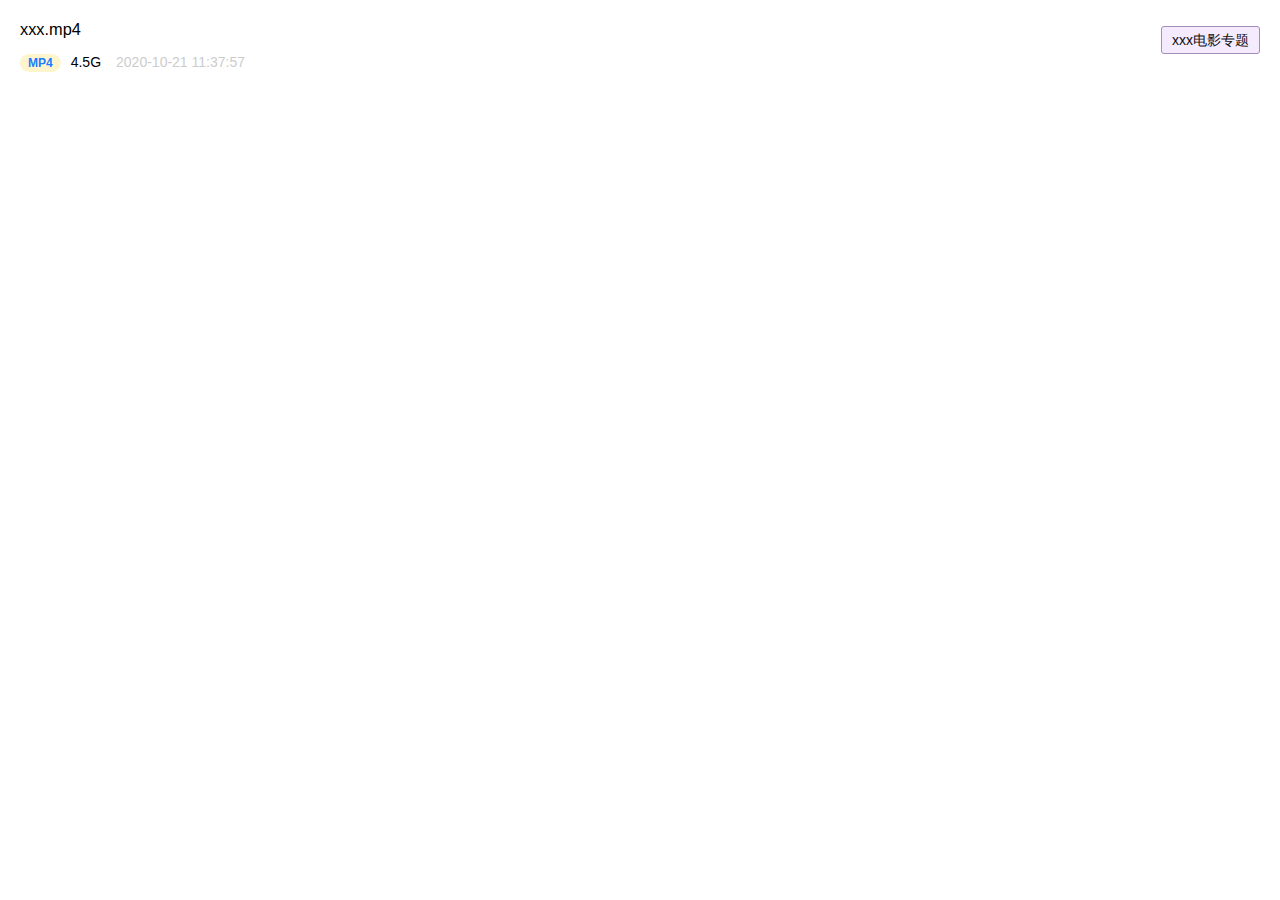
<file: views/operate/select_details_pop.html>
<!DOCTYPE html>
<html>
<head>
    <meta charset="utf-8">
    <title>资源详情</title>
    <meta name="renderer" content="webkit">
    <meta http-equiv="X-UA-Compatible" content="IE=edge,chrome=1">
    <link rel="stylesheet" href="../../layuiadmin/layui/css/layui.css" media="all">
    <link rel="stylesheet" href="./../css/reset.css">
    <script src="../../layuiadmin/layui/layui.js"></script>
    <script src="../../js/jquery-3.1.1.min.js"></script>
    <script src="../../js/jquery_ex.js"></script>
    <style>
        body{
            font-family: Arial;
        }
        .layui-form-label {
            width: 70px;
        }
        .layui-input-block {
            margin-left: 100px;
        }
        .uploadImg img{
            width: 100px;
            height: 100px;
            margin-left: 5px;
            border: 1px solid #ccc;
        }
        .jinbi{
            text-align: left;
            position: absolute;
            right: -5px;
            top: 5px;
        }
        .jinbi span{
            display: inline-block;
            height: 24px;
            line-height: 24px;
            background-color: #091522;
            color:#ffcf0f;
            border-radius: 12px;
            font-size: 12px;
            font-weight: bold;
            padding:0 8px;
            margin-right: 10px;
        }
        .pop_text{
            display:-webkit-box;
            display:-ms-flexbox;
            display:flex;
        }
        .pop_text .layui-btn.layui-ds{
            -webkit-box-flex:1;
            -ms-flex:1;
            flex:1;
            text-align: center;
        }
        .size{
            text-align: left;
            margin-top: 5px;
        }
        .size span{
            display: inline-block;
            height: 18px;
            line-height: 18px;
            background-color: #fff5cd;
            color:#1a7dff;
            border-radius: 12px;
            font-size: 12px;
            font-weight: bold;
            padding:0 8px;
            margin-right: 10px;
        }
        .rightbt{
            float: right;
            background-color: #f4ebff;
            height: 26px;
            line-height: 26px;
            color:#101010;
            border-radius: 3px;
            border: 1px solid #a38cbe;
            padding:0 10px;
            margin-top:6px
        }
        .select_cont p{
            line-height: 160%;
            padding: 10px 0;
        }
        .jinbi{
            text-align: left;
        }
        .jinbi span{
            display: inline-block;
            height: 24px;
            line-height: 24px;
            background-color: #091522;
            color:#ffcf0f;
            border-radius: 12px;
            font-size: 16px;
            font-weight: bold;
            padding:0 8px;
            margin-right: 10px;
        }
        .size{
            text-align: left;
        }
        .size span{
            display: inline-block;
            height: 18px;
            line-height: 18px;
            background-color: #fff5cd;
            color:#1a7dff;
            border-radius: 12px;
            font-size: 12px;
            font-weight: bold;
            padding:0 8px;
            margin-right: 10px;
            margin-top:10px;
        }
        .size s{
            margin-left:15px;
            font-size: 14px;
            color: #ccc;
            text-decoration: none;
        }
        .chuC{
            display:-webkit-box;
            display:-ms-flexbox;
            display:flex;
            margin-top: 10px;
            
        }
        .chuC .borderF,.chuC .jinbix,.chuC .zinfo{
            -webkit-box-flex:1;
            -ms-flex:1;
            flex:1;
            text-align: left;
        }
        .chuC .zinfo{
            margin-left:10px;
        }
        .chuC .borderF:last-child{
            margin-left:10px;
        }
        .borderF{
            background-color: #f7f7f7;
            border: 1px solid #d8d8d8;
            padding:5px;
            border-radius: 5px;
            padding-left:10px
        }
        .infoxx .a{
            height: 18px;
            line-height: 18px;
            background-color: #fff5cd;
            color:#1a7dff;
            border-radius: 12px;
            font-size: 12px;
            font-weight: bold;
            padding:0 8px;
            margin-left: 5px;
            margin-top:3px;
            float:right;
        }
        .infoxx .b{
            font-size: 12px;
            float:right;
            margin-top:3px;
        }
        .jinbix{
            text-align: left;
        }
        .jinbix span{
            display: inline-block;
            height: 24px;
            line-height: 24px;
            background-color: #091522;
            color:#ffcf0f;
            border-radius: 12px;
            font-size: 16px;
            font-weight: bold;
            padding:0 8px;
            margin-right: 10px;
        }
    </style>
</head>
<body>
<form method="post" class="layui-form" >
    <div class="layui-form" lay-filter="layuiadmin-app-form-list" id="layuiadmin-app-form-list" style="padding: 20px 20px 0 20px; ">
        <div class="" id="info1">
            <div class="rightbt">xxx电影专题</div>
            <h3>xxx.mp4</h3>
            <div class="size"><span>MP4</span>4.5G<s>2020-10-21 11:37:57</s></div>
        </div>
        <div class="select_cont" id="info2">
            
        </div>
        <div class="chuC mt10" id="info3" >
            <!--
            <div class="borderF"><img src="../images/icona.png" width="24" />高清刘德华演唱会1998版.mp4</div>
            <div class="borderF infoxx"><img src="../images/headImg.png" width="24" />我是勤劳的搬运工<span class="a">45</span><span class="b">资源</span></div>
            -->
        </div>
        <div class="chuC mt10" id="info4">
            <!--
            <div class="jinbix">所需金币：<span>35</span>金币</div>
            <div class="zinfo"><span>分享：400</span><span>转存：6000</span></div>
            -->
        </div>
    </div>
</form>
<script src="select_details_pop.js" type="text/javascript" charset="utf-8"></script>
</body>
</html>
</file>
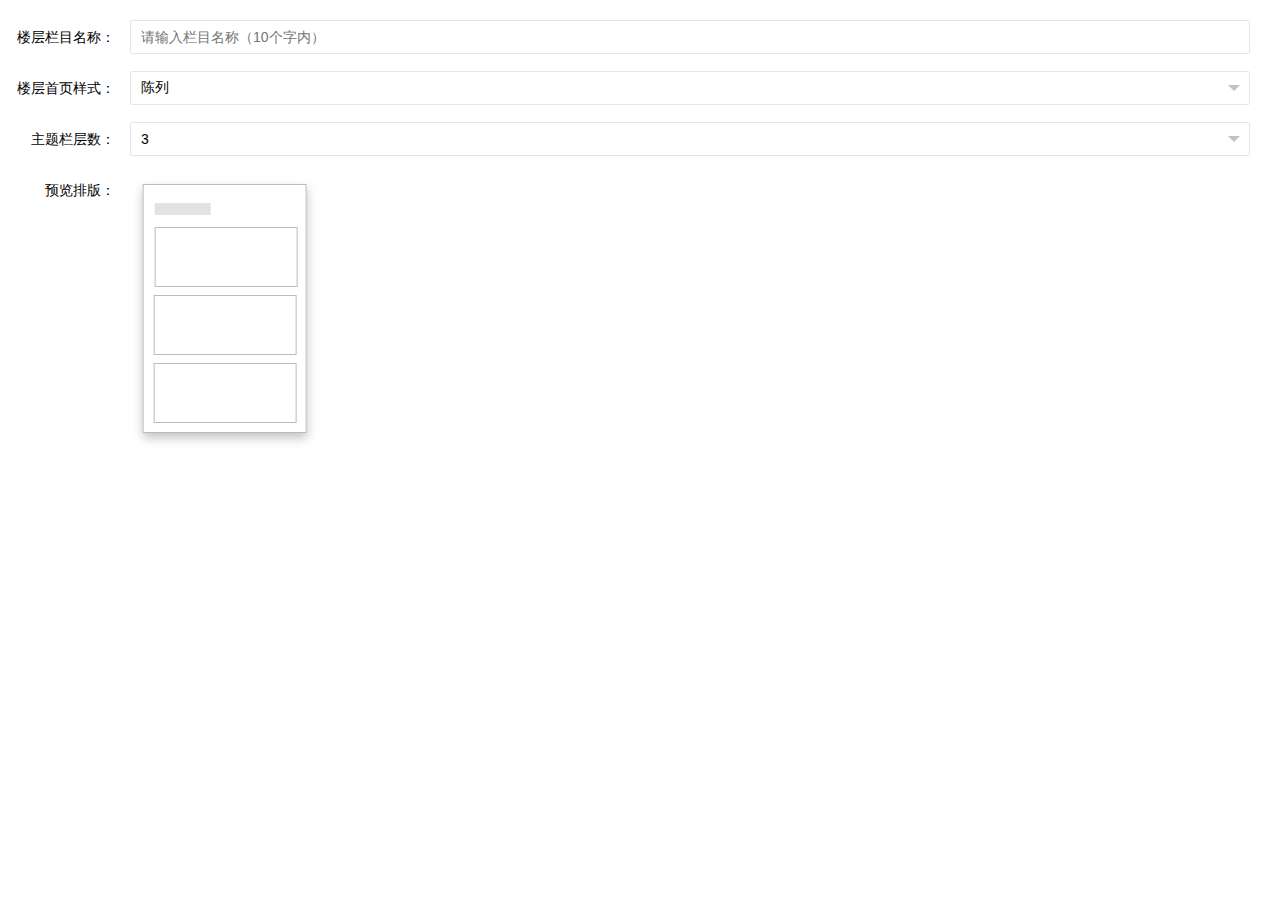
<file: views/operate/select_edit_column_pop.html>
<!DOCTYPE html>
<html>
<head>
    <meta charset="utf-8">
    <title>添加视频资源</title>
    <meta name="renderer" content="webkit">
    <meta http-equiv="X-UA-Compatible" content="IE=edge,chrome=1">
    <link rel="stylesheet" href="../../layuiadmin/layui/css/layui.css" media="all">
    <link rel="stylesheet" href="./../css/reset.css">
    <script src="../../layuiadmin/layui/layui.js"></script>
    <script src="../../js/jquery-3.1.1.min.js"></script>
    <script src="../../js/jquery_ex.js"></script>
    <style>
        .layui-form-label {
            width: 100px;
        }
        .layui-input-block {
            margin-left: 130px;
        }
        .uploadImg img{
            width: 100px;
            height: 100px;
            margin-left: 5px;
            border: 1px solid #ccc;
        }
        .jinbi{
            text-align: left;
            position: absolute;
            right: -5px;
            top: 5px;
        }
        .jinbi span{
            display: inline-block;
            height: 24px;
            line-height: 24px;
            background-color: #091522;
            color:#ffcf0f;
            border-radius: 12px;
            font-size: 12px;
            font-weight: bold;
            padding:0 8px;
            margin-right: 10px;
        }
    </style>
</head>
<body>
<form method="post" class="layui-form" >
    <div class="layui-form" lay-filter="layuiadmin-app-form-list" id="layuiadmin-app-form-list" style="padding: 20px 30px 0 0; ">
        <div class="layui-form-item">
            <label class="layui-form-label">楼层栏目名称：</label>
            <div class="layui-input-block">
                <input type="text" placeholder="请输入栏目名称（10个字内）" autocomplete="off" class="layui-input" id="PHONE" name="PHONE">
            </div>
        </div>
        <div class="layui-form-item">
            <label class="layui-form-label">楼层首页样式：</label>
            <div class="layui-input-block">
                <select id="FEEDBACKTYPE" lay-verify="required" name="FEEDBACKTYPE">
                    <option value="1">陈列</option>
                </select>
            </div>
        </div>
        <div class="layui-form-item">
            <label class="layui-form-label">主题栏层数：</label>
            <div class="layui-input-block">
                <select id="FEEDBACKTYPE" lay-verify="required" name="FEEDBACKTYPE">
                    <option value="1">3</option>
                </select>
            </div>
        </div>
        <div class="layui-form-item">
            <label class="layui-form-label">预览排版：</label>
            <div class="layui-input-block">
                <img class="layui-upload-img" id="headimg" src="../images/yulan.jpg">
            </div>
        </div>
    </div>
</form>
<script src="select_edit_column_pop.js" type="text/javascript" charset="utf-8"></script>
</body>
</html>
</file>
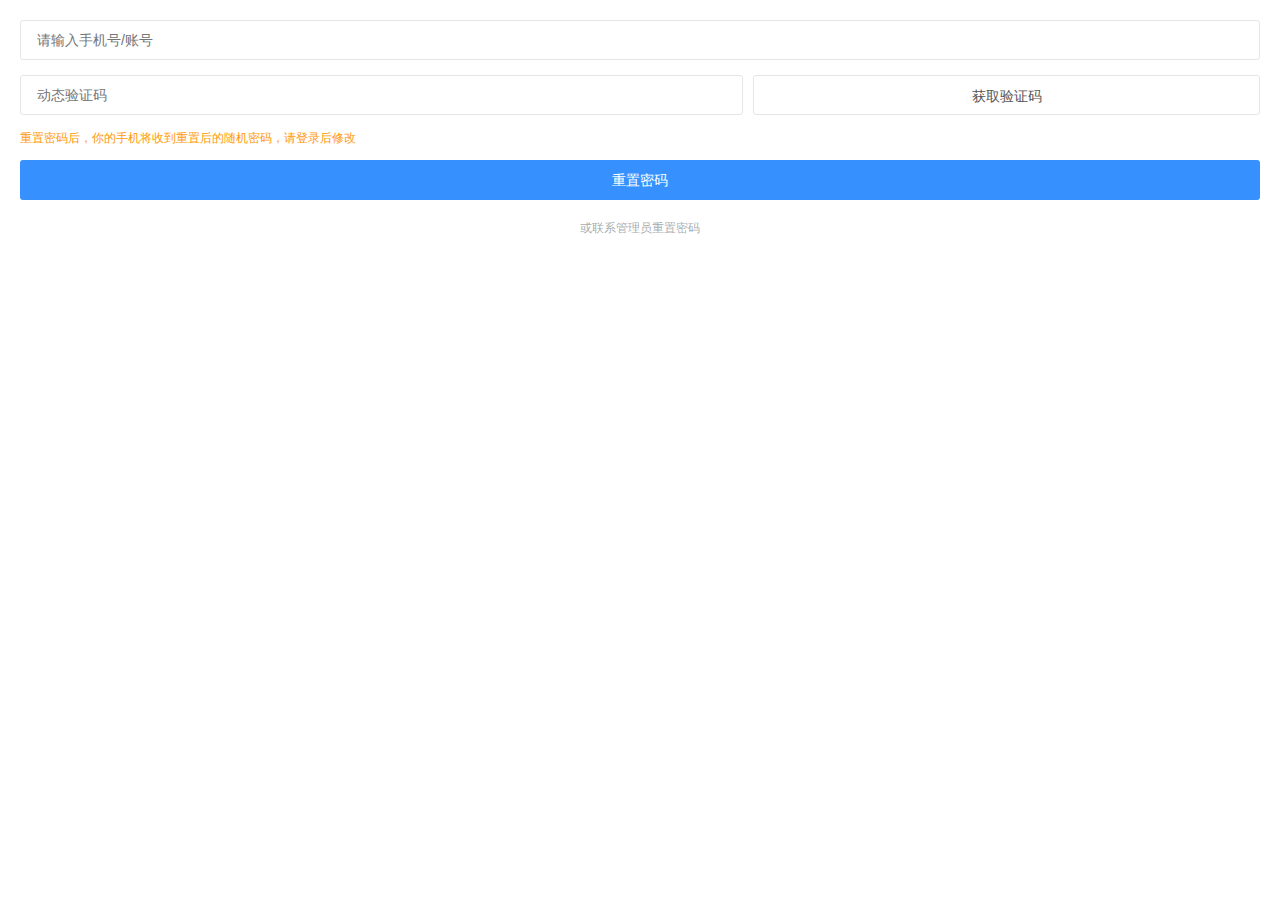
<file: views/user/forget.html>
<!DOCTYPE html>
<html>
<head>
    <meta charset="utf-8">
    <title>忘记密码</title>
    <meta name="renderer" content="webkit">
    <meta http-equiv="X-UA-Compatible" content="IE=edge,chrome=1">
    <meta name="viewport" content="width=device-width, initial-scale=1, maximum-scale=1">
    <meta name="apple-mobile-web-app-status-bar-style" content="black">
    <meta name="apple-mobile-web-app-capable" content="yes">
    <meta name="format-detection" content="telephone=no">
    <link rel="stylesheet" href="../../layuiadmin/layui/css/layui.css" media="all">
    <link rel="stylesheet" href="./../css/login.css">
    <link rel="stylesheet" href="./../font_icon/iconfont.css"><!-- 阿里自定义图标 -->
    <script src="../../layuiadmin/layui/layui.js"></script>
    <script src="../../js/jquery-3.1.1.min.js"></script>
</head>
<body>
<div class="login" style="padding:20px">
    <form method="post" class="layui-form" >
        <div class="layui-form-item">
            <input name="username" placeholder="请输入手机号/账号" type="text" lay-verify="required" class="layui-input" >
        </div>
        <div class="layui-form-item">
            <div class="layui-row">
                <div class="layui-col-xs7">
                    <label class="layadmin-user-login-icon" for="LAY-user-login-vercode"></label>
                    <input type="text" name="vercode" id="LAY-user-login-vercode" lay-verify="required"
                        placeholder="动态验证码" class="layui-input">
                </div>
                <div class="layui-col-xs5">
                    <div style="margin-left: 10px;">
                        <button type="button" class="layui-btn layui-btn-primary layui-btn-fluid" data-type="smsCode" id="LAY-user-getsmscode">获取验证码</button>
                        <!-- <button type="button" class="layui-btn layui-btn-primary layui-btn-fluid" disabled data-type="smsCode" >59秒后重新获取</button> -->
                    </div>
                </div>
            </div>
        </div>
        <p class="text1">重置密码后，你的手机将收到重置后的随机密码，请登录后修改</p>
        <button class="layui-btn layui-btn-fluid" lay-submit="" lay-filter="login" id="login">重置密码</button>
        <p class="text2">或联系管理员重置密码</p>
    </form>
</div> 

<script src="js/forget.js"></script>
</body>
</html>
</file>
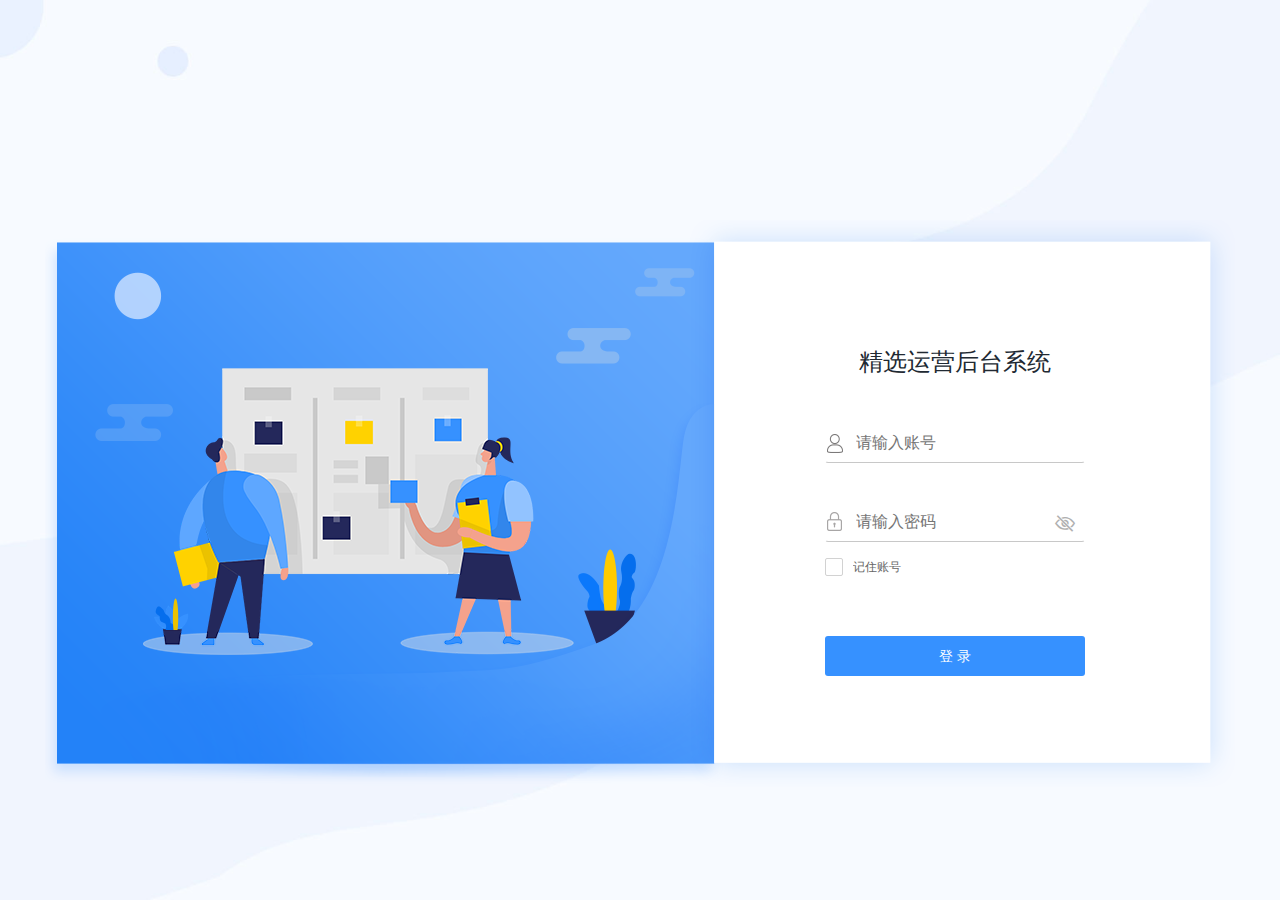
<file: views/user/login.html>
<!doctype html>
<html  class="x-admin-sm">
<head>
	<meta charset="UTF-8">
	<title>thinNAS-登录</title>
	<meta name="renderer" content="webkit|ie-comp|ie-stand">
    <meta http-equiv="X-UA-Compatible" content="IE=edge,chrome=1">
    <meta name="viewport" content="width=device-width,user-scalable=yes, minimum-scale=0.4, initial-scale=0.8,target-densitydpi=low-dpi" />
    <meta http-equiv="Cache-Control" content="no-siteapp" />
    <link rel="alternate icon" type="image/png" sizes="16x16" href="images/favicon.png">
    <link rel="stylesheet" href="../../layuiadmin/layui/css/layui.css" media="all">

    <link rel="stylesheet" href="./../css/index.css">
    <link rel="stylesheet" href="./../css/login.css">
    <!-- 阿里自定义图标 -->
    <link rel="stylesheet" href="./../font_icon/iconfont.css">
    
    <!-- <link rel="stylesheet" href="./../css/font.css"> -->

    <script src="../../layuiadmin/layui/layui.js"></script>
    
    <script src="../../js/jquery-3.1.1.min.js"></script>
    <style>
    .login input[type=text], .login input[type=file], .login input[type=password], .login input[type=email], select {
        border: 1px solid #fff;
        border-bottom:1px solid #c8c8c8;
        font-size: 16px!important;
        padding-left:30px;
    }
    .login input[type=text]:focus, .login input[type=file]:focus, .login input[type=password]:focus, .login input[type=email]:focus, select:focus {
        border: 1px solid #fff!important;
        border-bottom:1px solid #3691FF!important;
        font-size: 16px!important;
    }
    .login input[type=text]:hover, .login input[type=file]:hover, .login input[type=password]:hover, .login input[type=email]:hover, select:hover {
        border: 1px solid #fff!important;
        border-bottom:1px solid #3691FF!important;
        font-size: 16px!important;
    }
    </style>
</head>
<body class="login-bg">
<!-- <div class="login layui-anim layui-anim-up"> -->
<div class="login loginw1200">
    <div class="w260">
        <div class="login_message">精选运营后台系统</div>
        <form method="post" class="layui-form" >
            <div class="layui-form-item positionr">
                <input id="username" name="username" placeholder="请输入账号" type="text" lay-verify="required" class="layui-input" >
                <span class="imgDiv a"></span>
            </div>
            <div class="layui-form-item positionr" style="margin-bottom: 6px;">
                <input id="password" name="password" placeholder="请输入密码" type="password" lay-verify="required" class="layui-input">
                <!-- <span class="iconfont icon-show"></span> -->
                <span id="pwdeye" class="iconfont icon-hide "></span>
                <span class="imgDiv b"></span>
            </div>
            <!-- <div class="layui-form-item width2 positionr">
                <input id="code" name="vercode" maxlength="4" placeholder="请输入验证码" type="text" lay-verify="required" class="layui-input">
                <img id="codeImg" data-type="codeImg" class="layadmin-user-login-codeimg" src="[data-uri]">
            </div> -->
            <div class="layui-form-item" style="margin-bottom: 60px;">
                <input id="accountcheckbox" type="checkbox" lay-filter="login-form-checkbox" name="remember" lay-skin="primary" title="记住账号"><div class="layui-unselect layui-form-checkbox" lay-skin="primary"><span>记住账号</span><i class="layui-icon layui-icon-ok"></i></div>
                <!-- <a data-type="forgetPop" class="layadmin-user-jump-change layadmin-link" style="margin-top: 10px;">忘记密码？</a> -->
            </div>
            <button class="layui-btn layui-btn-fluid" lay-submit="" lay-filter="login" id="login">登 录</button>
        </form>
    </div>
</div>
<!-- </div> -->

<script src="js/login.js"></script>
<script>
//登录框位置
// function wLoanWrapPosition(params,contDiv) {
//     var windowH=$(window).height();s
//     console.log("1",windowH);
//     console.log("1",params);
//     if(windowH > params){
//         $(contDiv).css({'margin-top':(windowH-params)/2});
//     }else{
//         $(contDiv).css({'margin-top':'20px'});
//         $('.login-bg').css({'height':'540px'});
//     }
// }
// wLoanWrapPosition(540,'.layui-anim-up');
//浏览器窗口变化时 位置重置
// $(window).resize(function() {
//     wLoanWrapPosition(540,'.layui-anim-up');
// });
</script>
</body>
</html>
</file>
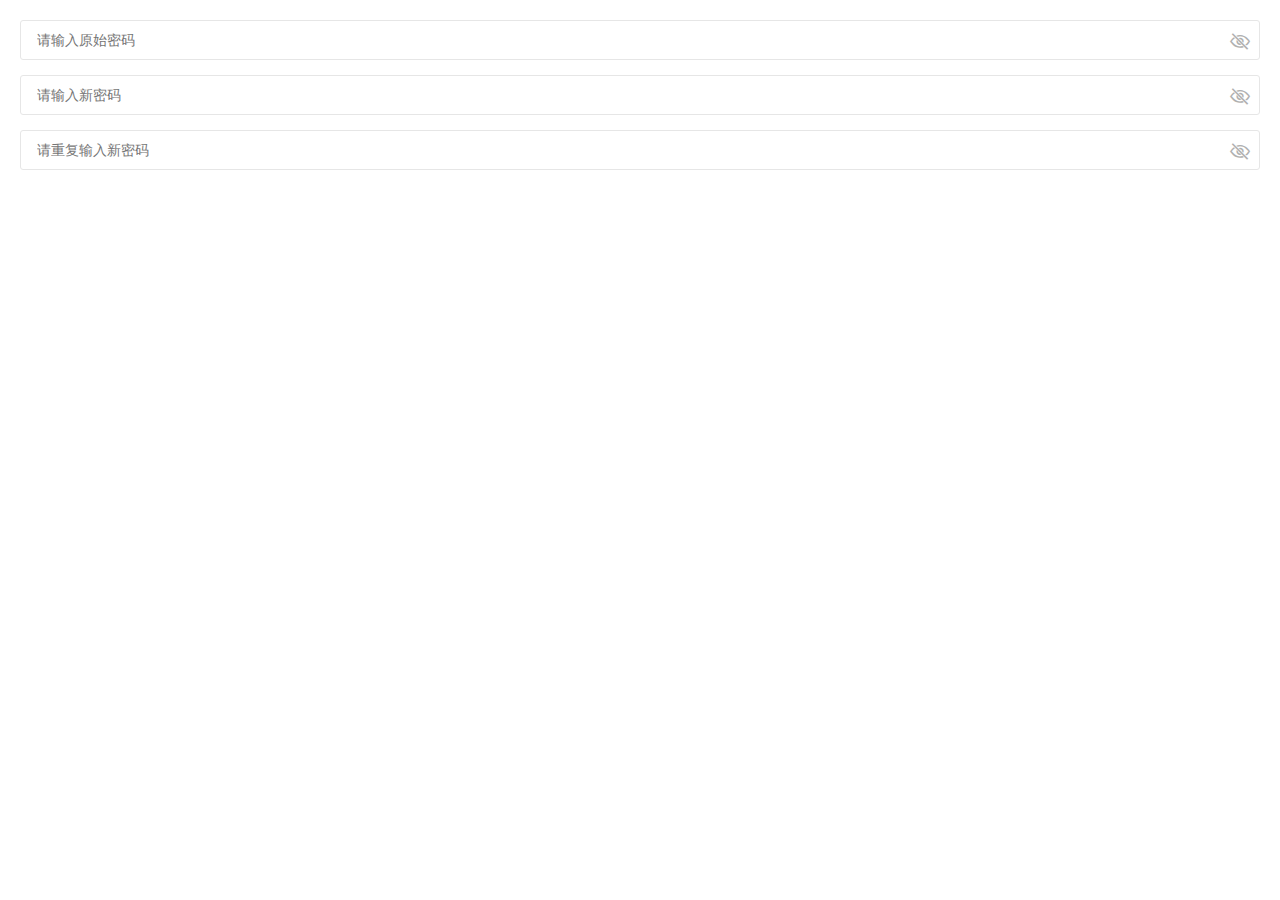
<file: views/user/modify.html>
<!DOCTYPE html>
<html>
<head>
    <meta charset="utf-8">
    <title>修改密码</title>
    <meta name="renderer" content="webkit">
    <meta http-equiv="X-UA-Compatible" content="IE=edge,chrome=1">
    <meta name="viewport" content="width=device-width, initial-scale=1, maximum-scale=1">
    <meta name="apple-mobile-web-app-status-bar-style" content="black">
    <meta name="apple-mobile-web-app-capable" content="yes">
    <meta name="format-detection" content="telephone=no">
    <link rel="stylesheet" href="../../layuiadmin/layui/css/layui.css" media="all">
    <link rel="stylesheet" href="./../css/login.css">
    <link rel="stylesheet" href="./../font_icon/iconfont.css"><!-- 阿里自定义图标 -->
    <script src="../../layuiadmin/layui/layui.js"></script>
    <script src="../../js/jquery-3.1.1.min.js"></script>
    <script src="../../js/jquery_ex.js"></script>
</head>
<body>
<div class="login" style="padding:20px 20px 0">
    <form method="post" class="layui-form" >
        <div class="layui-form-item positionr">
            <input name="password1" placeholder="请输入原始密码" type="password" lay-verify="required" class="layui-input">
            <span id="pwdeye1" class="iconfont icon-hide"></span>
        </div>
        <div class="layui-form-item positionr">
            <input name="password2" placeholder="请输入新密码" type="password" lay-verify="required" class="layui-input">
            <!-- <span class="iconfont icon-show"></span> -->
            <span id="pwdeye2" class="iconfont icon-hide "></span>
        </div>
        <div class="layui-form-item positionr">
            <input name="password3" placeholder="请重复输入新密码" type="password" lay-verify="required" class="layui-input">
            <span id="pwdeye3" class="iconfont icon-hide"></span>
        </div>
        <!-- <div class="layui-form-item">
            <a data-type="forgetPop" class="layadmin-user-jump-change layadmin-link" style="margin-top: 7px;">忘记密码？</a>
        </div> -->
        <!-- <div class="layui-layer-btn">
            <a class="layui-layer-btn0" lay-submit="" lay-filter="addmeeting" id="click">确定</a>
            <a class="layui-layer-btn1 layui-ds" type="reset" data-type="cancel">取消</a>
        </div> -->

        <button style="display: none;" class="layui-btn layui-btn-fluid" lay-submit="" lay-filter="submit" id="submit">提交</button>
    </form>
</div> 

<script src="js/modify.js"></script>
</body>
</html>
</file>
<file: layuiadmin/layui/css/layui.css>
/** layui-v2.4.5 MIT License By https://www.layui.com */
.layui-inline,img {display:inline-block;vertical-align:middle}
h1,h2,h3,h4,h5,h6 {font-weight:400}
.layui-edge,.layui-header,.layui-inline,.layui-main {position:relative}
.layui-elip,.layui-form-checkbox span,.layui-form-pane .layui-form-label {text-overflow:ellipsis;white-space:nowrap}
.layui-btn,.layui-edge,.layui-inline,img {vertical-align:middle}
.layui-btn,.layui-disabled,.layui-icon,.layui-unselect {-webkit-user-select:none;-ms-user-select:none;-moz-user-select:none}
blockquote,body,button,dd,div,dl,dt,form,h1,h2,h3,h4,h5,h6,input,li,ol,p,pre,td,textarea,th,ul {margin:0;padding:0;-webkit-tap-highlight-color:rgba(0,0,0,0)}
a:active,a:hover {outline:0}
img {border:none}
li {list-style:none}
table {border-collapse:collapse;border-spacing:0}
h4,h5,h6 {font-size:100%}
button,input,optgroup,option,select,textarea {font-family:inherit;font-size:inherit;font-style:inherit;font-weight:inherit;outline:0}
pre {white-space:pre-wrap;white-space:-moz-pre-wrap;white-space:-pre-wrap;white-space:-o-pre-wrap;word-wrap:break-word}
body {line-height:24px;font:14px Helvetica Neue,Helvetica,PingFang SC,Tahoma,Arial,sans-serif}
hr {height:1px;margin:10px 0;border:0;clear:both}
a {color:#333;text-decoration:none}
a:hover {color:#777}
a cite {font-style:normal;*cursor:pointer}
.layui-border-box,.layui-border-box * {box-sizing:border-box}
.layui-box,.layui-box * {box-sizing:content-box}
.layui-clear {clear:both;*zoom:1}
.layui-clear:after {content:'\20';clear:both;*zoom:1;display:block;height:0}
.layui-inline {*display:inline;*zoom:1}
.layui-edge {display:inline-block;width:0;height:0;border-width:6px;border-style:dashed;border-color:transparent;overflow:hidden}
.layui-edge-top {top:-4px;border-bottom-color:#999;border-bottom-style:solid}
.layui-edge-right {border-left-color:#999;border-left-style:solid}
.layui-edge-bottom {top:2px;border-top-color:#999;border-top-style:solid}
.layui-edge-left {border-right-color:#999;border-right-style:solid}
.layui-elip {overflow:hidden}
.layui-disabled,.layui-disabled:hover {color:#d2d2d2!important;cursor:not-allowed!important}
.layui-circle {border-radius:100%}
.layui-show {display:block!important}
.layui-hide {display:none!important}
@font-face {font-family:layui-icon;src:url(../font/iconfont.eot?v=240);src:url(../font/iconfont.eot?v=240#iefix) format('embedded-opentype'),url(../font/iconfont.svg?v=240#iconfont) format('svg'),url(../font/iconfont.woff?v=240) format('woff'),url(../font/iconfont.ttf?v=240) format('truetype')}
.layui-icon {font-family:layui-icon!important;font-size:16px;font-style:normal;-webkit-font-smoothing:antialiased;-moz-osx-font-smoothing:grayscale}
.layui-icon-reply-fill:before {content:"\e611"}
.layui-icon-set-fill:before {content:"\e614"}
.layui-icon-menu-fill:before {content:"\e60f"}
.layui-icon-search:before {content:"\e615"}
.layui-icon-share:before {content:"\e641"}
.layui-icon-set-sm:before {content:"\e620"}
.layui-icon-engine:before {content:"\e628"}
.layui-icon-close:before {content:"\1006"}
.layui-icon-close-fill:before {content:"\1007"}
.layui-icon-chart-screen:before {content:"\e629"}
.layui-icon-star:before {content:"\e600"}
.layui-icon-circle-dot:before {content:"\e617"}
.layui-icon-chat:before {content:"\e606"}
.layui-icon-release:before {content:"\e609"}
.layui-icon-list:before {content:"\e60a"}
.layui-icon-chart:before {content:"\e62c"}
.layui-icon-ok-circle:before {content:"\1005"}
.layui-icon-layim-theme:before {content:"\e61b"}
.layui-icon-table:before {content:"\e62d"}
.layui-icon-right:before {content:"\e602"}
.layui-icon-left:before {content:"\e603"}
.layui-icon-cart-simple:before {content:"\e698"}
.layui-icon-face-cry:before {content:"\e69c"}
.layui-icon-face-smile:before {content:"\e6af"}
.layui-icon-survey:before {content:"\e6b2"}
.layui-icon-tree:before {content:"\e62e"}
.layui-icon-upload-circle:before {content:"\e62f"}
.layui-icon-add-circle:before {content:"\e61f"}
.layui-icon-download-circle:before {content:"\e601"}
.layui-icon-templeate-1:before {content:"\e630"}
.layui-icon-util:before {content:"\e631"}
.layui-icon-face-surprised:before {content:"\e664"}
.layui-icon-edit:before {content:"\e642"}
.layui-icon-speaker:before {content:"\e645"}
.layui-icon-down:before {content:"\e61a"}
.layui-icon-file:before {content:"\e621"}
.layui-icon-layouts:before {content:"\e632"}
.layui-icon-rate-half:before {content:"\e6c9"}
.layui-icon-add-circle-fine:before {content:"\e608"}
.layui-icon-prev-circle:before {content:"\e633"}
.layui-icon-read:before {content:"\e705"}
.layui-icon-404:before {content:"\e61c"}
.layui-icon-carousel:before {content:"\e634"}
.layui-icon-help:before {content:"\e607"}
.layui-icon-code-circle:before {content:"\e635"}
.layui-icon-water:before {content:"\e636"}
.layui-icon-username:before {content:"\e66f"}
.layui-icon-find-fill:before {content:"\e670"}
.layui-icon-about:before {content:"\e60b"}
.layui-icon-location:before {content:"\e715"}
.layui-icon-up:before {content:"\e619"}
.layui-icon-pause:before {content:"\e651"}
.layui-icon-date:before {content:"\e637"}
.layui-icon-layim-uploadfile:before {content:"\e61d"}
.layui-icon-delete:before {content:"\e640"}
.layui-icon-play:before {content:"\e652"}
.layui-icon-top:before {content:"\e604"}
.layui-icon-friends:before {content:"\e612"}
.layui-icon-refresh-3:before {content:"\e9aa"}
.layui-icon-ok:before {content:"\e605"}
.layui-icon-layer:before {content:"\e638"}
.layui-icon-face-smile-fine:before {content:"\e60c"}
.layui-icon-dollar:before {content:"\e659"}
.layui-icon-group:before {content:"\e613"}
.layui-icon-layim-download:before {content:"\e61e"}
.layui-icon-picture-fine:before {content:"\e60d"}
.layui-icon-link:before {content:"\e64c"}
.layui-icon-diamond:before {content:"\e735"}
.layui-icon-log:before {content:"\e60e"}
.layui-icon-rate-solid:before {content:"\e67a"}
.layui-icon-fonts-del:before {content:"\e64f"}
.layui-icon-unlink:before {content:"\e64d"}
.layui-icon-fonts-clear:before {content:"\e639"}
.layui-icon-triangle-r:before {content:"\e623"}
.layui-icon-circle:before {content:"\e63f"}
.layui-icon-radio:before {content:"\e643"}
.layui-icon-align-center:before {content:"\e647"}
.layui-icon-align-right:before {content:"\e648"}
.layui-icon-align-left:before {content:"\e649"}
.layui-icon-loading-1:before {content:"\e63e"}
.layui-icon-return:before {content:"\e65c"}
.layui-icon-fonts-strong:before {content:"\e62b"}
.layui-icon-upload:before {content:"\e67c"}
.layui-icon-dialogue:before {content:"\e63a"}
.layui-icon-video:before {content:"\e6ed"}
.layui-icon-headset:before {content:"\e6fc"}
.layui-icon-cellphone-fine:before {content:"\e63b"}
.layui-icon-add-1:before {content:"\e654"}
.layui-icon-face-smile-b:before {content:"\e650"}
.layui-icon-fonts-html:before {content:"\e64b"}
.layui-icon-form:before {content:"\e63c"}
.layui-icon-cart:before {content:"\e657"}
.layui-icon-camera-fill:before {content:"\e65d"}
.layui-icon-tabs:before {content:"\e62a"}
.layui-icon-fonts-code:before {content:"\e64e"}
.layui-icon-fire:before {content:"\e756"}
.layui-icon-set:before {content:"\e716"}
.layui-icon-fonts-u:before {content:"\e646"}
.layui-icon-triangle-d:before {content:"\e625"}
.layui-icon-tips:before {content:"\e702"}
.layui-icon-picture:before {content:"\e64a"}
.layui-icon-more-vertical:before {content:"\e671"}
.layui-icon-flag:before {content:"\e66c"}
.layui-icon-loading:before {content:"\e63d"}
.layui-icon-fonts-i:before {content:"\e644"}
.layui-icon-refresh-1:before {content:"\e666"}
.layui-icon-rmb:before {content:"\e65e"}
.layui-icon-home:before {content:"\e68e"}
.layui-icon-user:before {content:"\e770"}
.layui-icon-notice:before {content:"\e667"}
.layui-icon-login-weibo:before {content:"\e675"}
.layui-icon-voice:before {content:"\e688"}
.layui-icon-upload-drag:before {content:"\e681"}
.layui-icon-login-qq:before {content:"\e676"}
.layui-icon-snowflake:before {content:"\e6b1"}
.layui-icon-file-b:before {content:"\e655"}
.layui-icon-template:before {content:"\e663"}
.layui-icon-auz:before {content:"\e672"}
.layui-icon-console:before {content:"\e665"}
.layui-icon-app:before {content:"\e653"}
.layui-icon-prev:before {content:"\e65a"}
.layui-icon-website:before {content:"\e7ae"}
.layui-icon-next:before {content:"\e65b"}
.layui-icon-component:before {content:"\e857"}
.layui-icon-more:before {content:"\e65f"}
.layui-icon-login-wechat:before {content:"\e677"}
.layui-icon-shrink-right:before {content:"\e668"}
.layui-icon-spread-left:before {content:"\e66b"}
.layui-icon-camera:before {content:"\e660"}
.layui-icon-note:before {content:"\e66e"}
.layui-icon-refresh:before {content:"\e669"}
.layui-icon-female:before {content:"\e661"}
.layui-icon-male:before {content:"\e662"}
.layui-icon-password:before {content:"\e673"}
.layui-icon-senior:before {content:"\e674"}
.layui-icon-theme:before {content:"\e66a"}
.layui-icon-tread:before {content:"\e6c5"}
.layui-icon-praise:before {content:"\e6c6"}
.layui-icon-star-fill:before {content:"\e658"}
.layui-icon-rate:before {content:"\e67b"}
.layui-icon-template-1:before {content:"\e656"}
.layui-icon-vercode:before {content:"\e679"}
.layui-icon-cellphone:before {content:"\e678"}
.layui-icon-screen-full:before {content:"\e622"}
.layui-icon-screen-restore:before {content:"\e758"}
.layui-icon-cols:before {content:"\e610"}
.layui-icon-export:before {content:"\e67d"}
.layui-icon-print:before {content:"\e66d"}
.layui-icon-slider:before {content:"\e714"}
.layui-icon-addition:before {content:"\e624"}
.layui-icon-subtraction:before {content:"\e67e"}
.layui-icon-service:before {content:"\e626"}
.layui-icon-transfer:before {content:"\e691"}
.layui-main {width:1140px;margin:0 auto}
.layui-header {z-index:1000;height:60px}
.layui-header a:hover {transition:all .5s;-webkit-transition:all .5s}
.layui-side {position:fixed;left:0;top:0;bottom:0;z-index:999;width:200px;overflow-x:hidden}
.layui-side-scroll {position:relative;width:220px;height:100%;overflow-x:hidden}
.layui-body {position:absolute;left:200px;right:0;top:0;bottom:0;z-index:998;width:auto;overflow:hidden;overflow-y:auto;box-sizing:border-box}
.layui-layout-body {overflow:hidden}
.layui-layout-admin .layui-header {background-color:#23262E}
.layui-layout-admin .layui-side {top:60px;width:200px;overflow-x:hidden}
.layui-layout-admin .layui-body {top:60px;bottom:44px}
.layui-layout-admin .layui-main {width:auto;margin:0 15px}
.layui-layout-admin .layui-footer {position:fixed;left:200px;right:0;bottom:0;height:44px;line-height:44px;padding:0 15px;background-color:#eee}
.layui-layout-admin .layui-logo {position:absolute;left:0;top:0;width:200px;height:100%;line-height:60px;text-align:center;color:#3691FF;font-size:16px}
.layui-layout-admin .layui-header .layui-nav {background:0 0}
.layui-layout-left {position:absolute!important;left:200px;top:0}
.layui-layout-right {position:absolute!important;right:0;top:0}
.layui-container {position:relative;margin:0 auto;padding:0 15px;box-sizing:border-box}
.layui-fluid {position:relative;margin:0 auto;padding:0 15px}
.layui-row:after,.layui-row:before {content:'';display:block;clear:both}
.layui-col-lg1,.layui-col-lg10,.layui-col-lg11,.layui-col-lg12,.layui-col-lg2,.layui-col-lg3,.layui-col-lg4,.layui-col-lg5,.layui-col-lg6,.layui-col-lg7,.layui-col-lg8,.layui-col-lg9,.layui-col-md1,.layui-col-md10,.layui-col-md11,.layui-col-md12,.layui-col-md2,.layui-col-md3,.layui-col-md4,.layui-col-md5,.layui-col-md6,.layui-col-md7,.layui-col-md8,.layui-col-md9,.layui-col-sm1,.layui-col-sm10,.layui-col-sm11,.layui-col-sm12,.layui-col-sm2,.layui-col-sm3,.layui-col-sm4,.layui-col-sm5,.layui-col-sm6,.layui-col-sm7,.layui-col-sm8,.layui-col-sm9,.layui-col-xs1,.layui-col-xs10,.layui-col-xs11,.layui-col-xs12,.layui-col-xs2,.layui-col-xs3,.layui-col-xs4,.layui-col-xs5,.layui-col-xs6,.layui-col-xs7,.layui-col-xs8,.layui-col-xs9 {position:relative;display:block;box-sizing:border-box}
.layui-col-xs1,.layui-col-xs10,.layui-col-xs11,.layui-col-xs12,.layui-col-xs2,.layui-col-xs3,.layui-col-xs4,.layui-col-xs5,.layui-col-xs6,.layui-col-xs7,.layui-col-xs8,.layui-col-xs9 {float:left}
.layui-col-xs1 {width:8.33333333%}
.layui-col-xs2 {width:16.66666667%}
.layui-col-xs3 {width:25%}
.layui-col-xs4 {width:33.33333333%}
.layui-col-xs5 {width:41.66666667%}
.layui-col-xs6 {width:50%}
.layui-col-xs7 {width:58.33333333%}
.layui-col-xs8 {width:66.66666667%}
.layui-col-xs9 {width:75%}
.layui-col-xs10 {width:83.33333333%}
.layui-col-xs11 {width:91.66666667%}
.layui-col-xs12 {width:100%}
.layui-col-xs-offset1 {margin-left:8.33333333%}
.layui-col-xs-offset2 {margin-left:16.66666667%}
.layui-col-xs-offset3 {margin-left:25%}
.layui-col-xs-offset4 {margin-left:33.33333333%}
.layui-col-xs-offset5 {margin-left:41.66666667%}
.layui-col-xs-offset6 {margin-left:50%}
.layui-col-xs-offset7 {margin-left:58.33333333%}
.layui-col-xs-offset8 {margin-left:66.66666667%}
.layui-col-xs-offset9 {margin-left:75%}
.layui-col-xs-offset10 {margin-left:83.33333333%}
.layui-col-xs-offset11 {margin-left:91.66666667%}
.layui-col-xs-offset12 {margin-left:100%}
@media screen and (max-width:768px) {.layui-hide-xs {display:none!important}
.layui-show-xs-block {display:block!important}
.layui-show-xs-inline {display:inline!important}
.layui-show-xs-inline-block {display:inline-block!important}
}
@media screen and (min-width:768px) {.layui-container {width:750px}
.layui-hide-sm {display:none!important}
.layui-show-sm-block {display:block!important}
.layui-show-sm-inline {display:inline!important}
.layui-show-sm-inline-block {display:inline-block!important}
.layui-col-sm1,.layui-col-sm10,.layui-col-sm11,.layui-col-sm12,.layui-col-sm2,.layui-col-sm3,.layui-col-sm4,.layui-col-sm5,.layui-col-sm6,.layui-col-sm7,.layui-col-sm8,.layui-col-sm9 {float:left}
.layui-col-sm1 {width:8.33333333%}
.layui-col-sm2 {width:16.66666667%}
.layui-col-sm3 {width:25%}
.layui-col-sm4 {width:33.33333333%}
.layui-col-sm5 {width:41.66666667%}
.layui-col-sm6 {width:50%}
.layui-col-sm7 {width:58.33333333%}
.layui-col-sm8 {width:66.66666667%}
.layui-col-sm9 {width:75%}
.layui-col-sm10 {width:83.33333333%}
.layui-col-sm11 {width:91.66666667%}
.layui-col-sm12 {width:100%}
.layui-col-sm-offset1 {margin-left:8.33333333%}
.layui-col-sm-offset2 {margin-left:16.66666667%}
.layui-col-sm-offset3 {margin-left:25%}
.layui-col-sm-offset4 {margin-left:33.33333333%}
.layui-col-sm-offset5 {margin-left:41.66666667%}
.layui-col-sm-offset6 {margin-left:50%}
.layui-col-sm-offset7 {margin-left:58.33333333%}
.layui-col-sm-offset8 {margin-left:66.66666667%}
.layui-col-sm-offset9 {margin-left:75%}
.layui-col-sm-offset10 {margin-left:83.33333333%}
.layui-col-sm-offset11 {margin-left:91.66666667%}
.layui-col-sm-offset12 {margin-left:100%}
}
@media screen and (min-width:992px) {.layui-container {width:970px}
.layui-hide-md {display:none!important}
.layui-show-md-block {display:block!important}
.layui-show-md-inline {display:inline!important}
.layui-show-md-inline-block {display:inline-block!important}
.layui-col-md1,.layui-col-md10,.layui-col-md11,.layui-col-md12,.layui-col-md2,.layui-col-md3,.layui-col-md4,.layui-col-md5,.layui-col-md6,.layui-col-md7,.layui-col-md8,.layui-col-md9 {float:left}
.layui-col-md1 {width:8.33333333%}
.layui-col-md2 {width:16.66666667%}
.layui-col-md3 {width:25%}
.layui-col-md4 {width:33.33333333%}
.layui-col-md5 {width:41.66666667%}
.layui-col-md6 {width:50%}
.layui-col-md7 {width:58.33333333%}
.layui-col-md8 {width:66.66666667%}
.layui-col-md9 {width:75%}
.layui-col-md10 {width:83.33333333%}
.layui-col-md11 {width:91.66666667%}
.layui-col-md12 {width:100%}
.layui-col-md-offset1 {margin-left:8.33333333%}
.layui-col-md-offset2 {margin-left:16.66666667%}
.layui-col-md-offset3 {margin-left:25%}
.layui-col-md-offset4 {margin-left:33.33333333%}
.layui-col-md-offset5 {margin-left:41.66666667%}
.layui-col-md-offset6 {margin-left:50%}
.layui-col-md-offset7 {margin-left:58.33333333%}
.layui-col-md-offset8 {margin-left:66.66666667%}
.layui-col-md-offset9 {margin-left:75%}
.layui-col-md-offset10 {margin-left:83.33333333%}
.layui-col-md-offset11 {margin-left:91.66666667%}
.layui-col-md-offset12 {margin-left:100%}
}
@media screen and (min-width:1200px) {.layui-container {width:1170px}
.layui-hide-lg {display:none!important}
.layui-show-lg-block {display:block!important}
.layui-show-lg-inline {display:inline!important}
.layui-show-lg-inline-block {display:inline-block!important}
.layui-col-lg1,.layui-col-lg10,.layui-col-lg11,.layui-col-lg12,.layui-col-lg2,.layui-col-lg3,.layui-col-lg4,.layui-col-lg5,.layui-col-lg6,.layui-col-lg7,.layui-col-lg8,.layui-col-lg9 {float:left}
.layui-col-lg1 {width:8.33333333%}
.layui-col-lg2 {width:16.66666667%}
.layui-col-lg3 {width:25%}
.layui-col-lg4 {width:33.33333333%}
.layui-col-lg5 {width:41.66666667%}
.layui-col-lg6 {width:50%}
.layui-col-lg7 {width:58.33333333%}
.layui-col-lg8 {width:66.66666667%}
.layui-col-lg9 {width:75%}
.layui-col-lg10 {width:83.33333333%}
.layui-col-lg11 {width:91.66666667%}
.layui-col-lg12 {width:100%}
.layui-col-lg-offset1 {margin-left:8.33333333%}
.layui-col-lg-offset2 {margin-left:16.66666667%}
.layui-col-lg-offset3 {margin-left:25%}
.layui-col-lg-offset4 {margin-left:33.33333333%}
.layui-col-lg-offset5 {margin-left:41.66666667%}
.layui-col-lg-offset6 {margin-left:50%}
.layui-col-lg-offset7 {margin-left:58.33333333%}
.layui-col-lg-offset8 {margin-left:66.66666667%}
.layui-col-lg-offset9 {margin-left:75%}
.layui-col-lg-offset10 {margin-left:83.33333333%}
.layui-col-lg-offset11 {margin-left:91.66666667%}
.layui-col-lg-offset12 {margin-left:100%}
}
.layui-col-space1 {margin:-.5px}
.layui-col-space1>* {padding:.5px}
.layui-col-space3 {margin:-1.5px}
.layui-col-space3>* {padding:1.5px}
.layui-col-space5 {margin:-2.5px}
.layui-col-space5>* {padding:2.5px}
.layui-col-space8 {margin:-3.5px}
.layui-col-space8>* {padding:3.5px}
.layui-col-space10 {margin:-5px}
.layui-col-space10>* {padding:5px}
.layui-col-space12 {margin:-6px}
.layui-col-space12>* {padding:6px}
.layui-col-space15 {margin:-7.5px}
.layui-col-space15>* {padding:7.5px}
.layui-col-space18 {margin:-9px}
.layui-col-space18>* {padding:9px}
.layui-col-space20 {margin:-10px}
.layui-col-space20>* {padding:10px}
.layui-col-space22 {margin:-11px}
.layui-col-space22>* {padding:11px}
.layui-col-space25 {margin:-12.5px}
.layui-col-space25>* {padding:12.5px}
.layui-col-space30 {margin:-15px}
.layui-col-space30>* {padding:15px}
.layui-btn,.layui-input,.layui-select,.layui-textarea,.layui-upload-button {outline:0;-webkit-appearance:none;transition:all .3s;-webkit-transition:all .3s;box-sizing:border-box}
.layui-elem-quote {margin-bottom:10px;padding:15px;line-height:22px;border-left:5px solid #3691FF;border-radius:0 2px 2px 0;background-color:#f2f2f2}
.layui-quote-nm {border-style:solid;border-width:1px 1px 1px 5px;background:0 0}
.layui-elem-field {margin-bottom:10px;padding:0;border-width:1px;border-style:solid}
.layui-elem-field legend {margin-left:20px;padding:0 10px;font-size:20px;font-weight:300}
.layui-field-title {margin:10px 0 20px;border-width:1px 0 0}
.layui-field-box {padding:10px 15px}
.layui-field-title .layui-field-box {padding:10px 0}
.layui-progress {position:relative;height:6px;border-radius:20px;background-color:#e2e2e2}
.layui-progress-bar {position:absolute;left:0;top:0;width:0;max-width:100%;height:6px;border-radius:20px;text-align:right;background-color:#3691FF;transition:all .3s;-webkit-transition:all .3s}
.layui-progress-big,.layui-progress-big .layui-progress-bar {height:18px;line-height:18px}
.layui-progress-text {position:relative;top:-20px;line-height:18px;font-size:12px;color:#666}
.layui-progress-big .layui-progress-text {position:static;padding:0 10px;color:#fff}
.layui-collapse {border-width:1px;border-style:solid;border-radius:2px}
.layui-colla-content,.layui-colla-item {border-top-width:1px;border-top-style:solid}
.layui-colla-item:first-child {border-top:none}
.layui-colla-title {position:relative;height:42px;line-height:42px;padding:0 15px 0 35px;color:#333;background-color:#f2f2f2;cursor:pointer;font-size:14px;overflow:hidden}
.layui-colla-content {display:none;padding:10px 15px;line-height:22px;color:#666}
.layui-colla-icon {position:absolute;left:15px;top:0;font-size:14px}
.layui-card {margin-bottom:15px;border-radius:2px;background-color:#fff;box-shadow:0 1px 2px 0 rgba(0,0,0,.05)}
.layui-card:last-child {margin-bottom:0}
.layui-card-header {position:relative;height:42px;line-height:42px;padding:0 15px;border-bottom:1px solid #f6f6f6;color:#333;border-radius:2px 2px 0 0;font-size:14px}
.layui-bg-black,.layui-bg-blue,.layui-bg-cyan,.layui-bg-green,.layui-bg-orange,.layui-bg-red {color:#fff!important}
.layui-card-body {position:relative;padding:10px 15px;line-height:24px}
.layui-card-body[pad15] {padding:15px}
.layui-card-body[pad20] {padding:20px}
.layui-card-body .layui-table {margin:5px 0}
.layui-card .layui-tab {margin:0}
.layui-panel-window {position:relative;padding:15px;border-radius:0;border-top:5px solid #E6E6E6;background-color:#fff}
.layui-auxiliar-moving {position:fixed;left:0;right:0;top:0;bottom:0;width:100%;height:100%;background:0 0;z-index:9999999999}
.layui-form-label,.layui-form-mid,.layui-form-select,.layui-input-block,.layui-input-inline,.layui-textarea {position:relative}
.layui-bg-red {background-color:#FF5722!important}
.layui-bg-orange {background-color:#FFB800!important}
.layui-bg-green {background-color:#3691FF!important}
.layui-bg-cyan {background-color:#2F4056!important}
.layui-bg-blue {background-color:#3691FF!important}
.layui-bg-black {background-color:#393D49!important}
.layui-bg-gray {background-color:#eee!important;color:#666!important}
.layui-badge-rim,.layui-colla-content,.layui-colla-item,.layui-collapse,.layui-elem-field,.layui-form-pane .layui-form-item[pane],.layui-form-pane .layui-form-label,.layui-input,.layui-layedit,.layui-layedit-tool,.layui-quote-nm,.layui-select,.layui-tab-bar,.layui-tab-card,.layui-tab-title,.layui-tab-title .layui-this:after,.layui-textarea {border-color:#e6e6e6}
.layui-timeline-item:before,hr {background-color:#e6e6e6}
.layui-text {line-height:22px;font-size:14px;color:#666}
.layui-text h1,.layui-text h2,.layui-text h3 {font-weight:500;color:#333}
.layui-text h1 {font-size:30px}
.layui-text h2 {font-size:24px}
.layui-text h3 {font-size:18px}
.layui-text a:not(.layui-btn) {color:#01AAED}
.layui-text a:not(.layui-btn):hover {text-decoration:underline}
.layui-text ul {padding:5px 0 5px 15px}
.layui-text ul li {margin-top:5px;list-style-type:disc}
.layui-text em,.layui-word-aux {color:#999!important;padding:0 5px!important}
.layui-btn {display:inline-block;height:38px;line-height:38px;padding:0 18px;background-color:#3691FF;color:#fff;white-space:nowrap;text-align:center;font-size:14px;border:none;border-radius:2px;cursor:pointer}
.layui-btn:hover {opacity:.8;filter:alpha(opacity=80);color:#fff}
.layui-btn:active {opacity:1;filter:alpha(opacity=100)}
.layui-btn+.layui-btn {margin-left:10px}
.layui-btn-container {font-size:0}
.layui-btn-container .layui-btn {margin-right:10px;margin-bottom:10px}
.layui-btn-container .layui-btn+.layui-btn {margin-left:0}
.layui-table .layui-btn-container .layui-btn {margin-bottom:9px}
.layui-btn-radius {border-radius:100px}
.layui-btn .layui-icon {margin-right:3px;font-size:18px;vertical-align:bottom;vertical-align:middle\9}
.layui-btn-primary {border:1px solid #C9C9C9;background-color:#fff;color:#555}
.layui-btn-primary:hover {border-color:#3691FF;color:#333}
.layui-btn-normal {background-color:#3691FF}
.layui-btn-warm {background-color:#FFB800}
.layui-btn-danger {background-color:#FF5722}
.layui-btn-disabled,.layui-btn-disabled:active,.layui-btn-disabled:hover {border:1px solid #e6e6e6;background-color:#FBFBFB;color:#C9C9C9;cursor:not-allowed;opacity:1}
.layui-btn-lg {height:44px;line-height:44px;padding:0 25px;font-size:16px}
.layui-btn-sm {height:30px;line-height:30px;padding:0 10px;font-size:12px}
.layui-btn-sm i {font-size:16px!important}
.layui-btn-xs {height:22px;line-height:22px;padding:0 5px;font-size:12px}
.layui-btn-xs i {font-size:14px!important}
.layui-btn-group {display:inline-block;vertical-align:middle;font-size:0}
.layui-btn-group .layui-btn {margin-left:0!important;margin-right:0!important;border-left:1px solid rgba(255,255,255,.5);border-radius:0}
.layui-btn-group .layui-btn-primary {border-left:none}
.layui-btn-group .layui-btn-primary:hover {border-color:#C9C9C9;color:#3691FF}
.layui-btn-group .layui-btn:first-child {border-left:none;border-radius:2px 0 0 2px}
.layui-btn-group .layui-btn-primary:first-child {border-left:1px solid #c9c9c9}
.layui-btn-group .layui-btn:last-child {border-radius:0 2px 2px 0}
.layui-btn-group .layui-btn+.layui-btn {margin-left:0}
.layui-btn-group+.layui-btn-group {margin-left:10px}
.layui-btn-fluid {width:100%}
.layui-input,.layui-select,.layui-textarea {height:38px;line-height:1.3;line-height:38px\9;border-width:1px;border-style:solid;background-color:#fff;border-radius:2px}
.layui-input::-webkit-input-placeholder,.layui-select::-webkit-input-placeholder,.layui-textarea::-webkit-input-placeholder {line-height:1.3}
.layui-input,.layui-textarea {display:block;width:100%;padding-left:10px}
.layui-input:hover,.layui-textarea:hover {border-color:#D2D2D2!important}
.layui-input:focus,.layui-textarea:focus {border-color:#C9C9C9!important}
.layui-textarea {min-height:100px;height:auto;line-height:20px;padding:6px 10px;resize:vertical}
.layui-select {padding:0 10px}
.layui-form input[type=checkbox],.layui-form input[type=radio],.layui-form select {display:none}
.layui-form [lay-ignore] {display:initial}
.layui-form-item {margin-bottom:15px;clear:both;*zoom:1}
.layui-form-item:after {content:'\20';clear:both;*zoom:1;display:block;height:0}
.layui-form-label {float:left;display:block;padding:7px 15px;width:80px;font-weight:400;line-height:20px;text-align:right}
.layui-form-label-col {display:block;float:none;padding:9px 0;line-height:20px;text-align:left}
.layui-form-item .layui-inline {margin-bottom:5px;margin-right:10px}
.layui-input-block {margin-left:110px;min-height:36px}
.layui-input-inline {display:inline-block;vertical-align:middle}
.layui-form-item .layui-input-inline {float:left;width:190px;margin-right:10px}
.layui-form-text .layui-input-inline {width:auto}
.layui-form-mid {float:left;display:block;padding:9px 0!important;line-height:20px;margin-right:10px}
.layui-form-danger+.layui-form-select .layui-input,.layui-form-danger:focus {border-color:#FF5722!important}
.layui-form-select .layui-input {padding-right:30px;cursor:pointer}
.layui-form-select .layui-edge {position:absolute;right:10px;top:50%;margin-top:-3px;cursor:pointer;border-width:6px;border-top-color:#c2c2c2;border-top-style:solid;transition:all .3s;-webkit-transition:all .3s}
.layui-form-select dl {display:none;position:absolute;left:0;top:42px;padding:5px 0;z-index:899;min-width:100%;border:1px solid #d2d2d2;max-height:300px;overflow-y:auto;background-color:#fff;border-radius:2px;box-shadow:0 2px 4px rgba(0,0,0,.12);box-sizing:border-box}
.layui-form-select dl dd,.layui-form-select dl dt {padding:0 10px;line-height:36px;white-space:nowrap;overflow:hidden;text-overflow:ellipsis}
.layui-form-select dl dt {font-size:12px;color:#999}
.layui-form-select dl dd {cursor:pointer}
.layui-form-select dl dd:hover {background-color:#f2f2f2;-webkit-transition:.5s all;transition:.5s all}
.layui-form-select .layui-select-group dd {padding-left:20px}
.layui-form-select dl dd.layui-select-tips {padding-left:10px!important;color:#999}
.layui-form-select dl dd.layui-this {background-color:#3691FF;color:#fff}
.layui-form-checkbox,.layui-form-select dl dd.layui-disabled {background-color:#fff}
.layui-form-selected dl {display:block}
.layui-form-checkbox,.layui-form-checkbox *,.layui-form-switch {display:inline-block;vertical-align:middle}
.layui-form-selected .layui-edge {margin-top:-9px;-webkit-transform:rotate(180deg);transform:rotate(180deg);margin-top:-3px\9}
:root .layui-form-selected .layui-edge {margin-top:-9px\0/IE9}
.layui-form-selectup dl {top:auto;bottom:42px}
.layui-select-none {margin:5px 0;text-align:center;color:#999}
.layui-select-disabled .layui-disabled {border-color:#eee!important}
.layui-select-disabled .layui-edge {border-top-color:#d2d2d2}
.layui-form-checkbox {position:relative;height:30px;line-height:30px;margin-right:10px;padding-right:30px;cursor:pointer;font-size:0;-webkit-transition:.1s linear;transition:.1s linear;box-sizing:border-box}
.layui-form-checkbox span {padding:0 10px;height:100%;font-size:14px;border-radius:2px 0 0 2px;background-color:#d2d2d2;color:#fff;overflow:hidden}
.layui-form-checkbox:hover span {background-color:#c2c2c2}
.layui-form-checkbox i {position:absolute;right:0;top:0;width:30px;height:28px;border:1px solid #d2d2d2;border-left:none;border-radius:0 2px 2px 0;color:#fff;font-size:20px;text-align:center}
.layui-form-checkbox:hover i {border-color:#c2c2c2;color:#c2c2c2}
.layui-form-checked,.layui-form-checked:hover {border-color:#3691FF}
.layui-form-checked span,.layui-form-checked:hover span {background-color:#3691FF}
.layui-form-checked i,.layui-form-checked:hover i {color:#3691FF}
.layui-form-item .layui-form-checkbox {margin-top:4px}
.layui-form-checkbox[lay-skin=primary] {height:auto!important;line-height:normal!important;min-width:18px;min-height:18px;border:none!important;margin-right:0;padding-left:28px;padding-right:0;background:0 0}
.layui-form-checkbox[lay-skin=primary] span {padding-left:0;padding-right:15px;line-height:18px;background:0 0;color:#666}
.layui-form-checkbox[lay-skin=primary] i {right:auto;left:0;width:16px;height:16px;line-height:16px;border:1px solid #d2d2d2;font-size:12px;border-radius:2px;background-color:#fff;-webkit-transition:.1s linear;transition:.1s linear}
.layui-form-checkbox[lay-skin=primary]:hover i {border-color:#3691FF;color:#fff}
.layui-form-checked[lay-skin=primary] i {border-color:#3691FF;background-color:#3691FF;color:#fff}
.layui-checkbox-disbaled[lay-skin=primary] span {background:0 0!important;color:#c2c2c2}
.layui-checkbox-disbaled[lay-skin=primary]:hover i {border-color:#d2d2d2}
.layui-form-item .layui-form-checkbox[lay-skin=primary] {margin-top:10px}
.layui-form-switch {position:relative;height:22px;line-height:22px;min-width:35px;padding:0 5px;margin-top:8px;border:1px solid #d2d2d2;border-radius:20px;cursor:pointer;background-color:#fff;-webkit-transition:.1s linear;transition:.1s linear}
.layui-form-switch i {position:absolute;left:5px;top:3px;width:16px;height:16px;border-radius:20px;background-color:#d2d2d2;-webkit-transition:.1s linear;transition:.1s linear}
.layui-form-switch em {position:relative;top:0;width:25px;margin-left:21px;padding:0!important;text-align:center!important;color:#999!important;font-style:normal!important;font-size:12px}
.layui-form-onswitch {border-color:#3691FF;background-color:#3691FF}
.layui-checkbox-disbaled,.layui-checkbox-disbaled i {border-color:#e2e2e2!important}
.layui-form-onswitch i {left:100%;margin-left:-21px;background-color:#fff}
.layui-form-onswitch em {margin-left:5px;margin-right:21px;color:#fff!important}
.layui-checkbox-disbaled span {background-color:#e2e2e2!important}
.layui-checkbox-disbaled:hover i {color:#fff!important}
[lay-radio] {display:none}
.layui-form-radio,.layui-form-radio * {display:inline-block;vertical-align:middle}
.layui-form-radio {line-height:28px;margin:6px 10px 0 0;padding-right:10px;cursor:pointer;font-size:0}
.layui-form-radio * {font-size:14px}
.layui-form-radio>i {margin-right:8px;font-size:22px;color:#c2c2c2}
.layui-form-radio>i:hover,.layui-form-radioed>i {color:#3691FF}
.layui-radio-disbaled>i {color:#e2e2e2!important}
.layui-form-pane .layui-form-label {width:110px;padding:8px 15px;height:38px;line-height:20px;border-width:1px;border-style:solid;border-radius:2px 0 0 2px;text-align:center;background-color:#FBFBFB;overflow:hidden;box-sizing:border-box}
.layui-form-pane .layui-input-inline {margin-left:-1px}
.layui-form-pane .layui-input-block {margin-left:110px;left:-1px}
.layui-form-pane .layui-input {border-radius:0 2px 2px 0}
.layui-form-pane .layui-form-text .layui-form-label {float:none;width:100%;border-radius:2px;box-sizing:border-box;text-align:left}
.layui-form-pane .layui-form-text .layui-input-inline {display:block;margin:0;top:-1px;clear:both}
.layui-form-pane .layui-form-text .layui-input-block {margin:0;left:0;top:-1px}
.layui-form-pane .layui-form-text .layui-textarea {min-height:100px;border-radius:0 0 2px 2px}
.layui-form-pane .layui-form-checkbox {margin:4px 0 4px 10px}
.layui-form-pane .layui-form-radio,.layui-form-pane .layui-form-switch {margin-top:6px;margin-left:10px}
.layui-form-pane .layui-form-item[pane] {position:relative;border-width:1px;border-style:solid}
.layui-form-pane .layui-form-item[pane] .layui-form-label {position:absolute;left:0;top:0;height:100%;border-width:0 1px 0 0}
.layui-form-pane .layui-form-item[pane] .layui-input-inline {margin-left:110px}
@media screen and (max-width:450px) {.layui-form-item .layui-form-label {text-overflow:ellipsis;overflow:hidden;white-space:nowrap}
.layui-form-item .layui-inline {display:block;margin-right:0;margin-bottom:20px;clear:both}
.layui-form-item .layui-inline:after {content:'\20';clear:both;display:block;height:0}
.layui-form-item .layui-input-inline {display:block;float:none;left:-3px;width:auto;margin:0 0 10px 112px}
.layui-form-item .layui-input-inline+.layui-form-mid {margin-left:110px;top:-5px;padding:0}
.layui-form-item .layui-form-checkbox {margin-right:5px;margin-bottom:5px}
}
.layui-layedit {border-width:1px;border-style:solid;border-radius:2px}
.layui-layedit-tool {padding:3px 5px;border-bottom-width:1px;border-bottom-style:solid;font-size:0}
.layedit-tool-fixed {position:fixed;top:0;border-top:1px solid #e2e2e2}
.layui-layedit-tool .layedit-tool-mid,.layui-layedit-tool .layui-icon {display:inline-block;vertical-align:middle;text-align:center;font-size:14px}
.layui-layedit-tool .layui-icon {position:relative;width:32px;height:30px;line-height:30px;margin:3px 5px;color:#777;cursor:pointer;border-radius:2px}
.layui-layedit-tool .layui-icon:hover {color:#393D49}
.layui-layedit-tool .layui-icon:active {color:#000}
.layui-layedit-tool .layedit-tool-active {background-color:#e2e2e2;color:#000}
.layui-layedit-tool .layui-disabled,.layui-layedit-tool .layui-disabled:hover {color:#d2d2d2;cursor:not-allowed}
.layui-layedit-tool .layedit-tool-mid {width:1px;height:18px;margin:0 10px;background-color:#d2d2d2}
.layedit-tool-html {width:50px!important;font-size:30px!important}
.layedit-tool-b,.layedit-tool-code,.layedit-tool-help {font-size:16px!important}
.layedit-tool-d,.layedit-tool-face,.layedit-tool-image,.layedit-tool-unlink {font-size:18px!important}
.layedit-tool-image input {position:absolute;font-size:0;left:0;top:0;width:100%;height:100%;opacity:.01;filter:Alpha(opacity=1);cursor:pointer}
.layui-layedit-iframe iframe {display:block;width:100%}
#LAY_layedit_code {overflow:hidden}
.layui-laypage {display:inline-block;*display:inline;*zoom:1;vertical-align:middle;margin:10px 0;font-size:0}
.layui-laypage>a:first-child,.layui-laypage>a:first-child em {border-radius:2px 0 0 2px}
.layui-laypage>a:last-child,.layui-laypage>a:last-child em {border-radius:0 2px 2px 0}
.layui-laypage>:first-child {margin-left:0!important}
.layui-laypage>:last-child {margin-right:0!important}
.layui-laypage a,.layui-laypage button,.layui-laypage input,.layui-laypage select,.layui-laypage span {border:1px solid #e2e2e2}
.layui-laypage a,.layui-laypage span {display:inline-block;*display:inline;*zoom:1;vertical-align:middle;padding:0 15px;height:28px;line-height:28px;margin:0 -1px 5px 0;background-color:#fff;color:#333;font-size:12px}
.layui-flow-more a *,.layui-laypage input,.layui-table-view select[lay-ignore] {display:inline-block}
.layui-laypage a:hover {color:#3691FF}
.layui-laypage em {font-style:normal}
.layui-laypage .layui-laypage-spr {color:#999;font-weight:700}
.layui-laypage a {text-decoration:none}
.layui-laypage .layui-laypage-curr {position:relative}
.layui-laypage .layui-laypage-curr em {position:relative;color:#fff}
.layui-laypage .layui-laypage-curr .layui-laypage-em {position:absolute;left:-1px;top:-1px;padding:1px;width:100%;height:100%;background-color:#3691FF}
.layui-laypage-em {border-radius:2px}
.layui-laypage-next em,.layui-laypage-prev em {font-family:Sim sun;font-size:16px}
.layui-laypage .layui-laypage-count,.layui-laypage .layui-laypage-limits,.layui-laypage .layui-laypage-refresh,.layui-laypage .layui-laypage-skip {margin-left:10px;margin-right:10px;padding:0;border:none}
.layui-laypage .layui-laypage-limits,.layui-laypage .layui-laypage-refresh {vertical-align:top}
.layui-laypage .layui-laypage-refresh i {font-size:18px;cursor:pointer}
.layui-laypage select {height:22px;padding:3px;border-radius:2px;cursor:pointer}
.layui-laypage .layui-laypage-skip {height:30px;line-height:30px;color:#999}
.layui-laypage button,.layui-laypage input {height:30px;line-height:30px;border-radius:2px;vertical-align:top;background-color:#fff;box-sizing:border-box}
.layui-laypage input {width:40px;margin:0 10px;padding:0 3px;text-align:center}
.layui-laypage input:focus,.layui-laypage select:focus {border-color:#3691FF!important}
.layui-laypage button {margin-left:10px;padding:0 10px;cursor:pointer}
.layui-table,.layui-table-view {margin:10px 0}
.layui-flow-more {margin:10px 0;text-align:center;color:#999;font-size:14px}
.layui-flow-more a {height:32px;line-height:32px}
.layui-flow-more a * {vertical-align:top}
.layui-flow-more a cite {padding:0 20px;border-radius:3px;background-color:#eee;color:#333;font-style:normal}
.layui-flow-more a cite:hover {opacity:.8}
.layui-flow-more a i {font-size:30px;color:#737383}
.layui-table {width:100%;background-color:#fff;color:#666}
.layui-table tr {transition:all .3s;-webkit-transition:all .3s}
.layui-table th {text-align:left;font-weight:400}
.layui-table tbody tr:hover,.layui-table thead tr,.layui-table-click,.layui-table-header,.layui-table-hover,.layui-table-mend,.layui-table-patch,.layui-table-tool,.layui-table-total,.layui-table-total tr,.layui-table[lay-even] tr:nth-child(even) {background-color:#f2f2f2}
.layui-table td,.layui-table th,.layui-table-col-set,.layui-table-fixed-r,.layui-table-grid-down,.layui-table-header,.layui-table-page,.layui-table-tips-main,.layui-table-tool,.layui-table-total,.layui-table-view,.layui-table[lay-skin=line],.layui-table[lay-skin=row] {border-width:1px;border-style:solid;border-color:#e6e6e6}
.layui-table td,.layui-table th {position:relative;padding:9px 15px;min-height:20px;line-height:20px;font-size:14px}
.layui-table[lay-skin=line] td,.layui-table[lay-skin=line] th {border-width:0 0 1px}
.layui-table[lay-skin=row] td,.layui-table[lay-skin=row] th {border-width:0 1px 0 0}
.layui-table[lay-skin=nob] td,.layui-table[lay-skin=nob] th {border:none}
.layui-table img {max-width:100px}
.layui-table[lay-size=lg] td,.layui-table[lay-size=lg] th {padding:15px 30px}
.layui-table-view .layui-table[lay-size=lg] .layui-table-cell {height:40px;line-height:40px}
.layui-table[lay-size=sm] td,.layui-table[lay-size=sm] th {font-size:12px;padding:5px 10px}
.layui-table-view .layui-table[lay-size=sm] .layui-table-cell {height:20px;line-height:20px}
.layui-table[lay-data] {display:none}
.layui-table-box {position:relative;overflow:hidden}
.layui-table-view .layui-table {position:relative;width:auto;margin:0}
.layui-table-view .layui-table[lay-skin=line] {border-width:0 1px 0 0}
.layui-table-view .layui-table[lay-skin=row] {border-width:0 0 1px}
.layui-table-view .layui-table td,.layui-table-view .layui-table th {padding:5px 0;border-top:none;border-left:none}
.layui-table-view .layui-table th.layui-unselect .layui-table-cell span {cursor:pointer}
.layui-table-view .layui-table td {cursor:default}
.layui-table-view .layui-form-checkbox[lay-skin=primary] i {width:18px;height:18px}
.layui-table-view .layui-form-radio {line-height:0;padding:0}
.layui-table-view .layui-form-radio>i {margin:0;font-size:20px}
.layui-table-init {position:absolute;left:0;top:0;width:100%;height:100%;text-align:center;z-index:110}
.layui-table-init .layui-icon {position:absolute;left:50%;top:50%;margin:-15px 0 0 -15px;font-size:30px;color:#c2c2c2}
.layui-table-header {border-width:0 0 1px;overflow:hidden}
.layui-table-header .layui-table {margin-bottom:-1px}
.layui-table-tool .layui-inline[lay-event] {position:relative;width:26px;height:26px;padding:5px;line-height:16px;margin-right:10px;text-align:center;color:#333;border:1px solid #ccc;cursor:pointer;-webkit-transition:.5s all;transition:.5s all}
.layui-table-tool .layui-inline[lay-event]:hover {border:1px solid #999}
.layui-table-tool-temp {padding-right:120px}
.layui-table-tool-self {position:absolute;right:17px;top:10px}
.layui-table-tool .layui-table-tool-self .layui-inline[lay-event] {margin:0 0 0 10px}
.layui-table-tool-panel {position:absolute;top:29px;left:-1px;padding:5px 0;min-width:150px;min-height:40px;border:1px solid #d2d2d2;text-align:left;overflow-y:auto;background-color:#fff;box-shadow:0 2px 4px rgba(0,0,0,.12)}
.layui-table-cell,.layui-table-tool-panel li {overflow:hidden;text-overflow:ellipsis;white-space:nowrap}
.layui-table-tool-panel li {padding:0 10px;line-height:30px;-webkit-transition:.5s all;transition:.5s all}
.layui-table-tool-panel li .layui-form-checkbox[lay-skin=primary] {width:100%;padding-left:28px}
.layui-table-tool-panel li:hover {background-color:#f2f2f2}
.layui-table-tool-panel li .layui-form-checkbox[lay-skin=primary] i {position:absolute;left:0;top:0}
.layui-table-tool-panel li .layui-form-checkbox[lay-skin=primary] span {padding:0}
.layui-table-tool .layui-table-tool-self .layui-table-tool-panel {left:auto;right:-1px}
.layui-table-col-set {position:absolute;right:0;top:0;width:20px;height:100%;border-width:0 0 0 1px;background-color:#fff}
.layui-table-sort {width:10px;height:20px;margin-left:5px;cursor:pointer!important}
.layui-table-sort .layui-edge {position:absolute;left:5px;border-width:5px}
.layui-table-sort .layui-table-sort-asc {top:3px;border-top:none;border-bottom-style:solid;border-bottom-color:#b2b2b2}
.layui-table-sort .layui-table-sort-asc:hover {border-bottom-color:#666}
.layui-table-sort .layui-table-sort-desc {bottom:5px;border-bottom:none;border-top-style:solid;border-top-color:#b2b2b2}
.layui-table-sort .layui-table-sort-desc:hover {border-top-color:#666}
.layui-table-sort[lay-sort=asc] .layui-table-sort-asc {border-bottom-color:#000}
.layui-table-sort[lay-sort=desc] .layui-table-sort-desc {border-top-color:#000}
.layui-table-cell {height:28px;line-height:28px;padding:0 15px;position:relative;box-sizing:border-box}
.layui-table-cell .layui-form-checkbox[lay-skin=primary] {top:-1px;padding:0}
.layui-table-cell .layui-table-link {color:#01AAED}
.laytable-cell-checkbox,.laytable-cell-numbers,.laytable-cell-radio,.laytable-cell-space {padding:0;text-align:center}
.layui-table-body {position:relative;overflow:auto;margin-right:-1px;margin-bottom:-1px}
.layui-table-body .layui-none {line-height:26px;padding:15px;text-align:center;color:#999}
.layui-table-fixed {position:absolute;left:0;top:0;z-index:101}
.layui-table-fixed .layui-table-body {overflow:hidden}
.layui-table-fixed-l {box-shadow:0 -1px 8px rgba(0,0,0,.08)}
.layui-table-fixed-r {left:auto;right:-1px;border-width:0 0 0 1px;box-shadow:-1px 0 8px rgba(0,0,0,.08)}
.layui-table-fixed-r .layui-table-header {position:relative;overflow:visible}
.layui-table-mend {position:absolute;right:-49px;top:0;height:100%;width:50px}
.layui-table-tool {position:relative;z-index:890;width:100%;min-height:50px;line-height:30px;padding:10px 15px;border-width:0 0 1px}
.layui-table-tool .layui-btn-container {margin-bottom:-10px}
.layui-table-page,.layui-table-total {border-width:1px 0 0;margin-bottom:-1px;overflow:hidden}
.layui-table-page {position:relative;width:100%;padding:7px 7px 0;height:41px;font-size:12px;white-space:nowrap}
.layui-table-page>div {height:26px}
.layui-table-page .layui-laypage {margin:0}
.layui-table-page .layui-laypage a,.layui-table-page .layui-laypage span {height:26px;line-height:26px;margin-bottom:10px;border:none;background:0 0}
.layui-table-page .layui-laypage a,.layui-table-page .layui-laypage span.layui-laypage-curr {padding:0 12px}
.layui-table-page .layui-laypage span {margin-left:0;padding:0}
.layui-table-page .layui-laypage .layui-laypage-prev {margin-left:-7px!important}
.layui-table-page .layui-laypage .layui-laypage-curr .layui-laypage-em {left:0;top:0;padding:0}
.layui-table-page .layui-laypage button,.layui-table-page .layui-laypage input {height:26px;line-height:26px}
.layui-table-page .layui-laypage input {width:40px}
.layui-table-page .layui-laypage button {padding:0 10px}
.layui-table-page select {height:18px}
.layui-table-patch .layui-table-cell {padding:0;width:30px}
.layui-table-edit {position:absolute;left:0;top:0;width:100%;height:100%;padding:0 14px 1px;border-radius:0;box-shadow:1px 1px 20px rgba(0,0,0,.15)}
.layui-table-edit:focus {border-color:#3691FF!important}
select.layui-table-edit {padding:0 0 0 10px;border-color:#C9C9C9}
.layui-table-view .layui-form-checkbox,.layui-table-view .layui-form-radio,.layui-table-view .layui-form-switch {top:0;margin:0;box-sizing:content-box}
.layui-table-view .layui-form-checkbox {top:-1px;height:26px;line-height:26px}
.layui-table-view .layui-form-checkbox i {height:26px}
.layui-table-grid .layui-table-cell {overflow:visible}
.layui-table-grid-down {position:absolute;top:0;right:0;width:26px;height:100%;padding:5px 0;border-width:0 0 0 1px;text-align:center;background-color:#fff;color:#999;cursor:pointer}
.layui-table-grid-down .layui-icon {position:absolute;top:50%;left:50%;margin:-8px 0 0 -8px}
.layui-table-grid-down:hover {background-color:#fbfbfb}
body .layui-table-tips .layui-layer-content {background:0 0;padding:0;box-shadow:0 1px 6px rgba(0,0,0,.12)}
.layui-table-tips-main {margin:-44px 0 0 -1px;max-height:150px;padding:8px 15px;font-size:14px;overflow-y:scroll;background-color:#fff;color:#666}
.layui-table-tips-c {position:absolute;right:-3px;top:-13px;width:20px;height:20px;padding:3px;cursor:pointer;background-color:#666;border-radius:50%;color:#fff}
.layui-table-tips-c:hover {background-color:#777}
.layui-table-tips-c:before {position:relative;right:-2px}
.layui-upload-file {display:none!important;opacity:.01;filter:Alpha(opacity=1)}
.layui-upload-drag,.layui-upload-form,.layui-upload-wrap {display:inline-block}
.layui-upload-list {margin:10px 0}
.layui-upload-choose {padding:0 10px;color:#999}
.layui-upload-drag {position:relative;padding:30px;border:1px dashed #e2e2e2;background-color:#fff;text-align:center;cursor:pointer;color:#999}
.layui-upload-drag .layui-icon {font-size:50px;color:#3691FF}
.layui-upload-drag[lay-over] {border-color:#3691FF}
.layui-upload-iframe {position:absolute;width:0;height:0;border:0;visibility:hidden}
.layui-upload-wrap {position:relative;vertical-align:middle}
.layui-upload-wrap .layui-upload-file {display:block!important;position:absolute;left:0;top:0;z-index:10;font-size:100px;width:100%;height:100%;opacity:.01;filter:Alpha(opacity=1);cursor:pointer}
.layui-transfer-active,.layui-transfer-box {display:inline-block;vertical-align:middle}
.layui-transfer-box,.layui-transfer-header,.layui-transfer-search {border-width:0;border-style:solid;border-color:#e6e6e6}
.layui-transfer-box {position:relative;border-width:1px;width:200px;height:360px;border-radius:2px;background-color:#fff}
.layui-transfer-box .layui-form-checkbox {width:100%;margin:0 !important}
.layui-transfer-header {height:38px;line-height:38px;padding:0 10px;border-bottom-width:1px}
.layui-transfer-search {position:relative;padding:10px;border-bottom-width:1px}
.layui-transfer-search .layui-input {height:32px;padding-left:30px;font-size:12px}
.layui-transfer-search .layui-icon-search {position:absolute;left:20px;top:50%;margin-top:-8px;color:#666}
.layui-transfer-active {margin:0 15px}
.layui-transfer-active .layui-btn {display:block;margin:0;padding:0 15px;background-color:#5FB878;border-color:#5FB878;color:#fff}
.layui-transfer-active .layui-btn-disabled {background-color:#FBFBFB;border-color:#e6e6e6;color:#C9C9C9}
.layui-transfer-active .layui-btn:first-child {margin-bottom:15px}
.layui-transfer-active .layui-btn .layui-icon {margin:0;font-size:14px !important}
.layui-transfer-data {padding:5px 0;overflow:auto}
.layui-transfer-data li {height:32px;line-height:32px;padding:0 10px}
.layui-transfer-data li:hover {background-color:#f2f2f2;transition:.5s all}
.layui-transfer-data .layui-none {padding:15px 10px;text-align:center;color:#999}
.layui-nav {position:relative;padding:0 20px;background-color:#393D49;color:#fff;border-radius:2px;font-size:0;box-sizing:border-box}
.layui-nav * {font-size:14px}
.layui-nav .layui-nav-item {position:relative;display:inline-block;*display:inline;*zoom:1;vertical-align:middle;line-height:60px}
.layui-nav .layui-nav-item a {display:block;padding:0 20px;color:#fff;color:rgba(255,255,255,.7);transition:all .3s;-webkit-transition:all .3s}
.layui-nav .layui-this:after,.layui-nav-bar,.layui-nav-tree .layui-nav-itemed:after {position:absolute;left:0;top:0;width:0;height:5px;background-color:#3691FF;transition:all .2s;-webkit-transition:all .2s}
.layui-nav-bar {z-index:1000}
.layui-nav .layui-nav-item a:hover,.layui-nav .layui-this a {color:#fff}
.layui-nav .layui-this:after {content:'';top:auto;bottom:0;width:100%}
.layui-nav-img {width:30px;height:30px;margin-right:10px;border-radius:50%}
.layui-nav .layui-nav-more {content:'';width:0;height:0;border-style:solid dashed dashed;border-color:#fff transparent transparent;overflow:hidden;cursor:pointer;transition:all .2s;-webkit-transition:all .2s;position:absolute;top:50%;right:3px;margin-top:-3px;border-width:6px;border-top-color:rgba(255,255,255,.7)}
.layui-nav .layui-nav-mored,.layui-nav-itemed>a .layui-nav-more {margin-top:-9px;border-style:dashed dashed solid;border-color:transparent transparent #fff}
.layui-nav-child {display:none;position:absolute;left:0;top:65px;min-width:100%;line-height:36px;padding:5px 0;box-shadow:0 2px 4px rgba(0,0,0,.12);border:1px solid #d2d2d2;background-color:#fff;z-index:100;border-radius:2px;white-space:nowrap}
.layui-nav .layui-nav-child a {color:#333}
.layui-nav .layui-nav-child a:hover {background-color:#f2f2f2;color:#000}
.layui-nav-child dd {position:relative}
.layui-nav .layui-nav-child dd.layui-this a,.layui-nav-child dd.layui-this {background-color:#3691FF;color:#fff}
.layui-nav-child dd.layui-this:after {display:none}
.layui-nav-tree {width:200px;padding:0}
.layui-nav-tree .layui-nav-item {display:block;width:100%;line-height:45px}
.layui-nav-tree .layui-nav-item a {position:relative;height:45px;line-height:45px;text-overflow:ellipsis;overflow:hidden;white-space:nowrap}
.layui-nav-tree .layui-nav-item a:hover {background-color:#4E5465}
.layui-nav-tree .layui-nav-bar {width:5px;height:0;background-color:#3691FF}
.layui-nav-tree .layui-nav-child dd.layui-this,.layui-nav-tree .layui-nav-child dd.layui-this a,.layui-nav-tree .layui-this,.layui-nav-tree .layui-this>a,.layui-nav-tree .layui-this>a:hover {background-color:#3691FF;color:#fff}
.layui-nav-tree .layui-this:after {display:none}
.layui-nav-itemed>a,.layui-nav-tree .layui-nav-title a,.layui-nav-tree .layui-nav-title a:hover {color:#fff!important}
.layui-nav-tree .layui-nav-child {position:relative;z-index:0;top:0;border:none;box-shadow:none}
.layui-nav-tree .layui-nav-child a {height:40px;line-height:40px;color:#fff;color:rgba(255,255,255,.7)}
.layui-nav-tree .layui-nav-child,.layui-nav-tree .layui-nav-child a:hover {background:0 0;color:#fff}
.layui-nav-tree .layui-nav-more {right:10px}
.layui-nav-itemed>.layui-nav-child {display:block;padding:0;background-color:rgba(0,0,0,.3)!important}
.layui-nav-itemed>.layui-nav-child>.layui-this>.layui-nav-child {display:block}
.layui-nav-side {position:fixed;top:0;bottom:0;left:0;overflow-x:hidden;z-index:999}
.layui-bg-blue .layui-nav-bar,.layui-bg-blue .layui-nav-itemed:after,.layui-bg-blue .layui-this:after {background-color:#93D1FF}
.layui-bg-blue .layui-nav-child dd.layui-this {background-color:#3691FF}
.layui-bg-blue .layui-nav-itemed>a,.layui-nav-tree.layui-bg-blue .layui-nav-title a,.layui-nav-tree.layui-bg-blue .layui-nav-title a:hover {background-color:#007DDB!important}
.layui-breadcrumb {visibility:hidden;font-size:0}
.layui-breadcrumb>* {font-size:14px}
.layui-breadcrumb a {color:#999!important}
.layui-breadcrumb a:hover {color:#3691FF!important}
.layui-breadcrumb a cite {color:#666;font-style:normal}
.layui-breadcrumb span[lay-separator] {margin:0 10px;color:#999}
.layui-tab {margin:10px 0;text-align:left!important}
.layui-tab[overflow]>.layui-tab-title {overflow:hidden}
.layui-tab-title {position:relative;left:0;height:40px;white-space:nowrap;font-size:0;border-bottom-width:1px;border-bottom-style:solid;transition:all .2s;-webkit-transition:all .2s}
.layui-tab-title li {display:inline-block;*display:inline;*zoom:1;vertical-align:middle;font-size:14px;transition:all .2s;-webkit-transition:all .2s;position:relative;line-height:40px;min-width:65px;padding:0 15px;text-align:center;cursor:pointer}
.layui-tab-title li a {display:block}
.layui-tab-title .layui-this {color:#000}
.layui-tab-title .layui-this:after {position:absolute;left:0;top:0;content:'';width:100%;height:41px;border-width:1px;border-style:solid;border-bottom-color:#fff;border-radius:2px 2px 0 0;box-sizing:border-box;pointer-events:none}
.layui-tab-bar {position:absolute;right:0;top:0;z-index:10;width:30px;height:39px;line-height:39px;border-width:1px;border-style:solid;border-radius:2px;text-align:center;background-color:#fff;cursor:pointer}
.layui-tab-bar .layui-icon {position:relative;display:inline-block;top:3px;transition:all .3s;-webkit-transition:all .3s}
.layui-tab-item {display:none}
.layui-tab-more {padding-right:30px;height:auto!important;white-space:normal!important}
.layui-tab-more li.layui-this:after {border-bottom-color:#e2e2e2;border-radius:2px}
.layui-tab-more .layui-tab-bar .layui-icon {top:-2px;top:3px\9;-webkit-transform:rotate(180deg);transform:rotate(180deg)}
:root .layui-tab-more .layui-tab-bar .layui-icon {top:-2px\0/IE9}
.layui-tab-content {padding:10px}
.layui-tab-title li .layui-tab-close {position:relative;display:inline-block;width:18px;height:18px;line-height:20px;margin-left:8px;top:1px;text-align:center;font-size:14px;color:#c2c2c2;transition:all .2s;-webkit-transition:all .2s}
.layui-tab-title li .layui-tab-close:hover {border-radius:2px;background-color:#FF5722;color:#fff}
.layui-tab-brief>.layui-tab-title .layui-this {color:#3691FF}
.layui-tab-brief>.layui-tab-more li.layui-this:after,.layui-tab-brief>.layui-tab-title .layui-this:after {border:none;border-radius:0;border-bottom:2px solid #3691FF}
.layui-tab-brief[overflow]>.layui-tab-title .layui-this:after {top:-1px}
.layui-tab-card {border-width:1px;border-style:solid;border-radius:2px;box-shadow:0 2px 5px 0 rgba(0,0,0,.1)}
.layui-tab-card>.layui-tab-title {background-color:#f2f2f2}
.layui-tab-card>.layui-tab-title li {margin-right:-1px;margin-left:-1px}
.layui-tab-card>.layui-tab-title .layui-this {background-color:#fff}
.layui-tab-card>.layui-tab-title .layui-this:after {border-top:none;border-width:1px;border-bottom-color:#fff}
.layui-tab-card>.layui-tab-title .layui-tab-bar {height:40px;line-height:40px;border-radius:0;border-top:none;border-right:none}
.layui-tab-card>.layui-tab-more .layui-this {background:0 0;color:#3691FF}
.layui-tab-card>.layui-tab-more .layui-this:after {border:none}
.layui-timeline {padding-left:5px}
.layui-timeline-item {position:relative;padding-bottom:20px}
.layui-timeline-axis {position:absolute;left:-5px;top:0;z-index:10;width:20px;height:20px;line-height:20px;background-color:#fff;color:#3691FF;border-radius:50%;text-align:center;cursor:pointer}
.layui-timeline-axis:hover {color:#FF5722}
.layui-timeline-item:before {content:'';position:absolute;left:5px;top:0;z-index:0;width:1px;height:100%}
.layui-timeline-item:last-child:before {display:none}
.layui-timeline-item:first-child:before {display:block}
.layui-timeline-content {padding-left:25px}
.layui-timeline-title {position:relative;margin-bottom:10px}
.layui-badge,.layui-badge-dot,.layui-badge-rim {position:relative;display:inline-block;padding:0 6px;font-size:12px;text-align:center;background-color:#FF5722;color:#fff;border-radius:2px}
.layui-badge {height:18px;line-height:18px}
.layui-badge-dot {width:8px;height:8px;padding:0;border-radius:50%}
.layui-badge-rim {height:18px;line-height:18px;border-width:1px;border-style:solid;background-color:#fff;color:#666}
.layui-btn .layui-badge,.layui-btn .layui-badge-dot {margin-left:5px}
.layui-nav .layui-badge,.layui-nav .layui-badge-dot {position:absolute;top:50%;margin:-8px 6px 0}
.layui-tab-title .layui-badge,.layui-tab-title .layui-badge-dot {left:5px;top:-2px}
.layui-carousel {position:relative;left:0;top:0;background-color:#f8f8f8}
.layui-carousel>[carousel-item] {position:relative;width:100%;height:100%;overflow:hidden}
.layui-carousel>[carousel-item]:before {position:absolute;content:'\e63d';left:50%;top:50%;width:100px;line-height:20px;margin:-10px 0 0 -50px;text-align:center;color:#c2c2c2;font-family:layui-icon!important;font-size:30px;font-style:normal;-webkit-font-smoothing:antialiased;-moz-osx-font-smoothing:grayscale}
.layui-carousel>[carousel-item]>* {display:none;position:absolute;left:0;top:0;width:100%;height:100%;background-color:#f8f8f8;transition-duration:.3s;-webkit-transition-duration:.3s}
.layui-carousel-updown>* {-webkit-transition:.3s ease-in-out up;transition:.3s ease-in-out up}
.layui-carousel-arrow {display:none\9;opacity:0;position:absolute;left:10px;top:50%;margin-top:-18px;width:36px;height:36px;line-height:36px;text-align:center;font-size:20px;border:0;border-radius:50%;background-color:rgba(0,0,0,.2);color:#fff;-webkit-transition-duration:.3s;transition-duration:.3s;cursor:pointer}
.layui-carousel-arrow[lay-type=add] {left:auto!important;right:10px}
.layui-carousel:hover .layui-carousel-arrow[lay-type=add],.layui-carousel[lay-arrow=always] .layui-carousel-arrow[lay-type=add] {right:20px}
.layui-carousel[lay-arrow=always] .layui-carousel-arrow {opacity:1;left:20px}
.layui-carousel[lay-arrow=none] .layui-carousel-arrow {display:none}
.layui-carousel-arrow:hover,.layui-carousel-ind ul:hover {background-color:rgba(0,0,0,.35)}
.layui-carousel:hover .layui-carousel-arrow {display:block\9;opacity:1;left:20px}
.layui-carousel-ind {position:relative;top:-35px;width:100%;line-height:0!important;text-align:center;font-size:0}
.layui-carousel[lay-indicator=outside] {margin-bottom:30px}
.layui-carousel[lay-indicator=outside] .layui-carousel-ind {top:10px}
.layui-carousel[lay-indicator=outside] .layui-carousel-ind ul {background-color:rgba(0,0,0,.5)}
.layui-carousel[lay-indicator=none] .layui-carousel-ind {display:none}
.layui-carousel-ind ul {display:inline-block;padding:5px;background-color:rgba(0,0,0,.2);border-radius:10px;-webkit-transition-duration:.3s;transition-duration:.3s}
.layui-carousel-ind li {display:inline-block;width:10px;height:10px;margin:0 3px;font-size:14px;background-color:#e2e2e2;background-color:rgba(255,255,255,.5);border-radius:50%;cursor:pointer;-webkit-transition-duration:.3s;transition-duration:.3s}
.layui-carousel-ind li:hover {background-color:rgba(255,255,255,.7)}
.layui-carousel-ind li.layui-this {background-color:#fff}
.layui-carousel>[carousel-item]>.layui-carousel-next,.layui-carousel>[carousel-item]>.layui-carousel-prev,.layui-carousel>[carousel-item]>.layui-this {display:block}
.layui-carousel>[carousel-item]>.layui-this {left:0}
.layui-carousel>[carousel-item]>.layui-carousel-prev {left:-100%}
.layui-carousel>[carousel-item]>.layui-carousel-next {left:100%}
.layui-carousel>[carousel-item]>.layui-carousel-next.layui-carousel-left,.layui-carousel>[carousel-item]>.layui-carousel-prev.layui-carousel-right {left:0}
.layui-carousel>[carousel-item]>.layui-this.layui-carousel-left {left:-100%}
.layui-carousel>[carousel-item]>.layui-this.layui-carousel-right {left:100%}
.layui-carousel[lay-anim=updown] .layui-carousel-arrow {left:50%!important;top:20px;margin:0 0 0 -18px}
.layui-carousel[lay-anim=updown]>[carousel-item]>*,.layui-carousel[lay-anim=fade]>[carousel-item]>* {left:0!important}
.layui-carousel[lay-anim=updown] .layui-carousel-arrow[lay-type=add] {top:auto!important;bottom:20px}
.layui-carousel[lay-anim=updown] .layui-carousel-ind {position:absolute;top:50%;right:20px;width:auto;height:auto}
.layui-carousel[lay-anim=updown] .layui-carousel-ind ul {padding:3px 5px}
.layui-carousel[lay-anim=updown] .layui-carousel-ind li {display:block;margin:6px 0}
.layui-carousel[lay-anim=updown]>[carousel-item]>.layui-this {top:0}
.layui-carousel[lay-anim=updown]>[carousel-item]>.layui-carousel-prev {top:-100%}
.layui-carousel[lay-anim=updown]>[carousel-item]>.layui-carousel-next {top:100%}
.layui-carousel[lay-anim=updown]>[carousel-item]>.layui-carousel-next.layui-carousel-left,.layui-carousel[lay-anim=updown]>[carousel-item]>.layui-carousel-prev.layui-carousel-right {top:0}
.layui-carousel[lay-anim=updown]>[carousel-item]>.layui-this.layui-carousel-left {top:-100%}
.layui-carousel[lay-anim=updown]>[carousel-item]>.layui-this.layui-carousel-right {top:100%}
.layui-carousel[lay-anim=fade]>[carousel-item]>.layui-carousel-next,.layui-carousel[lay-anim=fade]>[carousel-item]>.layui-carousel-prev {opacity:0}
.layui-carousel[lay-anim=fade]>[carousel-item]>.layui-carousel-next.layui-carousel-left,.layui-carousel[lay-anim=fade]>[carousel-item]>.layui-carousel-prev.layui-carousel-right {opacity:1}
.layui-carousel[lay-anim=fade]>[carousel-item]>.layui-this.layui-carousel-left,.layui-carousel[lay-anim=fade]>[carousel-item]>.layui-this.layui-carousel-right {opacity:0}
.layui-fixbar {position:fixed;right:15px;bottom:15px;z-index:999999}
.layui-fixbar li {width:50px;height:50px;line-height:50px;margin-bottom:1px;text-align:center;cursor:pointer;font-size:30px;background-color:#9F9F9F;color:#fff;border-radius:2px;opacity:.95}
.layui-fixbar li:hover {opacity:.85}
.layui-fixbar li:active {opacity:1}
.layui-fixbar .layui-fixbar-top {display:none;font-size:40px}
body .layui-util-face {border:none;background:0 0}
body .layui-util-face .layui-layer-content {padding:0;background-color:#fff;color:#666;box-shadow:none}
.layui-util-face .layui-layer-TipsG {display:none}
.layui-util-face ul {position:relative;width:372px;padding:10px;border:1px solid #D9D9D9;background-color:#fff;box-shadow:0 0 20px rgba(0,0,0,.2)}
.layui-util-face ul li {cursor:pointer;float:left;border:1px solid #e8e8e8;height:22px;width:26px;overflow:hidden;margin:-1px 0 0 -1px;padding:4px 2px;text-align:center}
.layui-util-face ul li:hover {position:relative;z-index:2;border:1px solid #eb7350;background:#fff9ec}
.layui-code {position:relative;margin:10px 0;padding:15px;line-height:20px;border:1px solid #ddd;border-left-width:6px;background-color:#F2F2F2;color:#333;font-family:Courier New;font-size:12px}
.layui-rate,.layui-rate * {display:inline-block;vertical-align:middle}
.layui-rate {padding:10px 5px 10px 0;font-size:0}
.layui-rate li i.layui-icon {font-size:20px;color:#FFB800;margin-right:5px;transition:all .3s;-webkit-transition:all .3s}
.layui-rate li i:hover {cursor:pointer;transform:scale(1.12);-webkit-transform:scale(1.12)}
.layui-rate[readonly] li i:hover {cursor:default;transform:scale(1)}
.layui-colorpicker {width:26px;height:26px;border:1px solid #e6e6e6;padding:5px;border-radius:2px;line-height:24px;display:inline-block;cursor:pointer;transition:all .3s;-webkit-transition:all .3s}
.layui-colorpicker:hover {border-color:#d2d2d2}
.layui-colorpicker.layui-colorpicker-lg {width:34px;height:34px;line-height:32px}
.layui-colorpicker.layui-colorpicker-sm {width:24px;height:24px;line-height:22px}
.layui-colorpicker.layui-colorpicker-xs {width:22px;height:22px;line-height:20px}
.layui-colorpicker-trigger-bgcolor {display:block;background:url([data-uri]);border-radius:2px}
.layui-colorpicker-trigger-span {display:block;height:100%;box-sizing:border-box;border:1px solid rgba(0,0,0,.15);border-radius:2px;text-align:center}
.layui-colorpicker-trigger-i {display:inline-block;color:#FFF;font-size:12px}
.layui-colorpicker-trigger-i.layui-icon-close {color:#999}
.layui-colorpicker-main {position:absolute;z-index:66666666;width:280px;padding:7px;background:#FFF;border:1px solid #d2d2d2;border-radius:2px;box-shadow:0 2px 4px rgba(0,0,0,.12)}
.layui-colorpicker-main-wrapper {height:180px;position:relative}
.layui-colorpicker-basis {width:260px;height:100%;position:relative}
.layui-colorpicker-basis-white {width:100%;height:100%;position:absolute;top:0;left:0;background:linear-gradient(90deg,#FFF,hsla(0,0%,100%,0))}
.layui-colorpicker-basis-black {width:100%;height:100%;position:absolute;top:0;left:0;background:linear-gradient(0deg,#000,transparent)}
.layui-colorpicker-basis-cursor {width:10px;height:10px;border:1px solid #FFF;border-radius:50%;position:absolute;top:-3px;right:-3px;cursor:pointer}
.layui-colorpicker-side {position:absolute;top:0;right:0;width:12px;height:100%;background:linear-gradient(red,#FF0,#0F0,#0FF,#00F,#F0F,red)}
.layui-colorpicker-side-slider {width:100%;height:5px;box-shadow:0 0 1px #888;box-sizing:border-box;background:#FFF;border-radius:1px;border:1px solid #f0f0f0;cursor:pointer;position:absolute;left:0}
.layui-colorpicker-main-alpha {display:none;height:12px;margin-top:7px;background:url([data-uri])}
.layui-colorpicker-alpha-bgcolor {height:100%;position:relative}
.layui-colorpicker-alpha-slider {width:5px;height:100%;box-shadow:0 0 1px #888;box-sizing:border-box;background:#FFF;border-radius:1px;border:1px solid #f0f0f0;cursor:pointer;position:absolute;top:0}
.layui-colorpicker-main-pre {padding-top:7px;font-size:0}
.layui-colorpicker-pre {width:20px;height:20px;border-radius:2px;display:inline-block;margin-left:6px;margin-bottom:7px;cursor:pointer}
.layui-colorpicker-pre:nth-child(11n+1) {margin-left:0}
.layui-colorpicker-pre-isalpha {background:url([data-uri])}
.layui-colorpicker-pre.layui-this {box-shadow:0 0 3px 2px rgba(0,0,0,.15)}
.layui-colorpicker-pre>div {height:100%;border-radius:2px}
.layui-colorpicker-main-input {text-align:right;padding-top:7px}
.layui-colorpicker-main-input .layui-btn-container .layui-btn {margin:0 0 0 10px}
.layui-colorpicker-main-input div.layui-inline {float:left;margin-right:10px;font-size:14px}
.layui-colorpicker-main-input input.layui-input {width:150px;height:30px;color:#666}
.layui-slider {height:4px;background:#e2e2e2;border-radius:3px;position:relative;cursor:pointer}
.layui-slider-bar {border-radius:3px;position:absolute;height:100%}
.layui-slider-step {position:absolute;top:0;width:4px;height:4px;border-radius:50%;background:#FFF;-webkit-transform:translateX(-50%);transform:translateX(-50%)}
.layui-slider-wrap {width:36px;height:36px;position:absolute;top:-16px;-webkit-transform:translateX(-50%);transform:translateX(-50%);z-index:10;text-align:center}
.layui-slider-wrap-btn {width:12px;height:12px;border-radius:50%;background:#FFF;display:inline-block;vertical-align:middle;cursor:pointer;transition:.3s}
.layui-slider-wrap:after {content:"";height:100%;display:inline-block;vertical-align:middle}
.layui-slider-wrap-btn.layui-slider-hover,.layui-slider-wrap-btn:hover {transform:scale(1.2)}
.layui-slider-wrap-btn.layui-disabled:hover {transform:scale(1)!important}
.layui-slider-tips {position:absolute;top:-42px;z-index:66666666;white-space:nowrap;display:none;-webkit-transform:translateX(-50%);transform:translateX(-50%);color:#FFF;background:#000;border-radius:3px;height:25px;line-height:25px;padding:0 10px}
.layui-slider-tips:after {content:'';position:absolute;bottom:-12px;left:50%;margin-left:-6px;width:0;height:0;border-width:6px;border-style:solid;border-color:#000 transparent transparent}
.layui-slider-input {width:70px;height:32px;border:1px solid #e6e6e6;border-radius:3px;font-size:16px;line-height:32px;position:absolute;right:0;top:-15px}
.layui-slider-input-btn {display:none;position:absolute;top:0;right:0;width:20px;height:100%;border-left:1px solid #d2d2d2}
.layui-slider-input-btn i {cursor:pointer;position:absolute;right:0;bottom:0;width:20px;height:50%;font-size:12px;line-height:16px;text-align:center;color:#999}
.layui-slider-input-btn i:first-child {top:0;border-bottom:1px solid #d2d2d2}
.layui-slider-input-txt {height:100%;font-size:14px}
.layui-slider-input-txt input {height:100%;border:none}
.layui-slider-input-btn i:hover {color:#3691FF}
.layui-slider-vertical {width:4px;margin-left:34px}
.layui-slider-vertical .layui-slider-bar {width:4px}
.layui-slider-vertical .layui-slider-step {top:auto;left:0;-webkit-transform:translateY(50%);transform:translateY(50%)}
.layui-slider-vertical .layui-slider-wrap {top:auto;left:-16px;-webkit-transform:translateY(50%);transform:translateY(50%)}
.layui-slider-vertical .layui-slider-tips {top:auto;left:2px}
@media \0screen {.layui-slider-wrap-btn {margin-left:-20px}
.layui-slider-vertical .layui-slider-wrap-btn {margin-left:0;margin-bottom:-20px}
.layui-slider-vertical .layui-slider-tips {margin-left:-8px}
.layui-slider>span {margin-left:8px}
}
.layui-tree {line-height:22px}
.layui-tree .layui-form-checkbox {margin:0 !important}

.layui-tree-set {width:100%;position:relative}
.layui-tree-pack {display:none;padding-left:20px;position:relative}
.layui-tree-iconClick,.layui-tree-main {display:inline-block;vertical-align:middle}
.layui-tree-line .layui-tree-pack {padding-left:27px}
.layui-tree-line .layui-tree-set .layui-tree-set:after {content:'';position:absolute;top:14px;left:-9px;width:17px;height:0;border-top:1px dotted #c0c4cc}
.layui-tree-entry {position:relative;padding:3px 0;height:20px;white-space:nowrap}
.layui-tree-entry:hover {background-color:#eee}
.layui-tree-line .layui-tree-entry:hover {background-color:rgba(0,0,0,0)}
.layui-tree-line .layui-tree-entry:hover .layui-tree-txt {color:#999;text-decoration:underline;transition:.3s}
.layui-tree-main {cursor:pointer;padding-right:10px}
.layui-tree-line .layui-tree-set:before {content:'';position:absolute;top:0;left:-9px;width:0;height:100%;border-left:1px dotted #c0c4cc}
.layui-tree-line .layui-tree-set.layui-tree-setLineShort:before {height:13px}
.layui-tree-line .layui-tree-set.layui-tree-setHide:before {height:0}
.layui-tree-iconClick {position:relative;height:20px;line-height:20px;margin:0 10px;color:#c0c4cc}
.layui-tree-icon {height:12px;line-height:12px;width:12px;text-align:center;border:1px solid #c0c4cc}
.layui-tree-iconClick .layui-icon {font-size:18px}
.layui-tree-icon .layui-icon {font-size:12px;color:#666}
.layui-tree-iconArrow {padding:0 5px}
.layui-tree-iconArrow:after {content:'';position:absolute;left:4px;top:3px;z-index:100;width:0;height:0;border-width:5px;border-style:solid;border-color:transparent transparent transparent #c0c4cc;transition:.5s}
.layui-tree-btnGroup,.layui-tree-editInput {position:relative;vertical-align:middle;display:inline-block}
.layui-tree-spread>.layui-tree-entry>.layui-tree-iconClick>.layui-tree-iconArrow:after {transform:rotate(90deg) translate(3px,4px)}
.layui-tree-txt {display:inline-block;vertical-align:middle;color:#555}
.layui-tree-search {margin-bottom:15px;color:#666}
.layui-tree-btnGroup .layui-icon {display:inline-block;vertical-align:middle;padding:0 2px;cursor:pointer}
.layui-tree-btnGroup .layui-icon:hover {color:#999;transition:.3s}
.layui-tree-entry:hover .layui-tree-btnGroup {visibility:visible}
.layui-tree-editInput {height:20px;line-height:20px;padding:0 3px;border:none;background-color:rgba(0,0,0,.05)}
.layui-tree-emptyText {text-align:center;color:#999}
.layui-anim {-webkit-animation-duration:.3s;animation-duration:.3s;-webkit-animation-fill-mode:both;animation-fill-mode:both}
.layui-anim.layui-icon {display:inline-block}
.layui-anim-loop {-webkit-animation-iteration-count:infinite;animation-iteration-count:infinite}
.layui-trans,.layui-trans a {transition:all .3s;-webkit-transition:all .3s}
@-webkit-keyframes layui-rotate {from {-webkit-transform:rotate(0)}
to {-webkit-transform:rotate(360deg)}
}
@keyframes layui-rotate {from {transform:rotate(0)}
to {transform:rotate(360deg)}
}
.layui-anim-rotate {-webkit-animation-name:layui-rotate;animation-name:layui-rotate;-webkit-animation-duration:1s;animation-duration:1s;-webkit-animation-timing-function:linear;animation-timing-function:linear}
@-webkit-keyframes layui-up {from {-webkit-transform:translate3d(0,100%,0);opacity:.3}
to {-webkit-transform:translate3d(0,0,0);opacity:1}
}
@keyframes layui-up {from {transform:translate3d(0,100%,0);opacity:.3}
to {transform:translate3d(0,0,0);opacity:1}
}
.layui-anim-up {-webkit-animation-name:layui-up;animation-name:layui-up}
@-webkit-keyframes layui-upbit {from {-webkit-transform:translate3d(0,30px,0);opacity:.3}
to {-webkit-transform:translate3d(0,0,0);opacity:1}
}
@keyframes layui-upbit {from {transform:translate3d(0,30px,0);opacity:.3}
to {transform:translate3d(0,0,0);opacity:1}
}
.layui-anim-upbit {-webkit-animation-name:layui-upbit;animation-name:layui-upbit}
@-webkit-keyframes layui-scale {0% {opacity:.3;-webkit-transform:scale(.5)}
100% {opacity:1;-webkit-transform:scale(1)}
}
@keyframes layui-scale {0% {opacity:.3;-ms-transform:scale(.5);transform:scale(.5)}
100% {opacity:1;-ms-transform:scale(1);transform:scale(1)}
}
.layui-anim-scale {-webkit-animation-name:layui-scale;animation-name:layui-scale}
@-webkit-keyframes layui-scale-spring {0% {opacity:.5;-webkit-transform:scale(.5)}
80% {opacity:.8;-webkit-transform:scale(1.1)}
100% {opacity:1;-webkit-transform:scale(1)}
}
@keyframes layui-scale-spring {0% {opacity:.5;transform:scale(.5)}
80% {opacity:.8;transform:scale(1.1)}
100% {opacity:1;transform:scale(1)}
}
.layui-anim-scaleSpring {-webkit-animation-name:layui-scale-spring;animation-name:layui-scale-spring}
@-webkit-keyframes layui-fadein {0% {opacity:0}
100% {opacity:1}
}
@keyframes layui-fadein {0% {opacity:0}
100% {opacity:1}
}
.layui-anim-fadein {-webkit-animation-name:layui-fadein;animation-name:layui-fadein}
@-webkit-keyframes layui-fadeout {0% {opacity:1}
100% {opacity:0}
}
@keyframes layui-fadeout {0% {opacity:1}
100% {opacity:0}
}
.layui-tree {
        line-height: 22px;
}
</file>
<file: views/font_icon/demo.css>
/* Logo 字体 */
@font-face {
  font-family: "iconfont logo";
  src: url('https://at.alicdn.com/t/font_985780_km7mi63cihi.eot?t=1545807318834');
  src: url('https://at.alicdn.com/t/font_985780_km7mi63cihi.eot?t=1545807318834#iefix') format('embedded-opentype'),
    url('https://at.alicdn.com/t/font_985780_km7mi63cihi.woff?t=1545807318834') format('woff'),
    url('https://at.alicdn.com/t/font_985780_km7mi63cihi.ttf?t=1545807318834') format('truetype'),
    url('https://at.alicdn.com/t/font_985780_km7mi63cihi.svg?t=1545807318834#iconfont') format('svg');
}

.logo {
  font-family: "iconfont logo";
  font-size: 160px;
  font-style: normal;
  -webkit-font-smoothing: antialiased;
  -moz-osx-font-smoothing: grayscale;
}

/* tabs */
.nav-tabs {
  position: relative;
}

.nav-tabs .nav-more {
  position: absolute;
  right: 0;
  bottom: 0;
  height: 42px;
  line-height: 42px;
  color: #666;
}

#tabs {
  border-bottom: 1px solid #eee;
}

#tabs li {
  cursor: pointer;
  width: 100px;
  height: 40px;
  line-height: 40px;
  text-align: center;
  font-size: 16px;
  border-bottom: 2px solid transparent;
  position: relative;
  z-index: 1;
  margin-bottom: -1px;
  color: #666;
}


#tabs .active {
  border-bottom-color: #f00;
  color: #222;
}

.tab-container .content {
  display: none;
}

/* 页面布局 */
.main {
  padding: 30px 100px;
  width: 960px;
  margin: 0 auto;
}

.main .logo {
  color: #333;
  text-align: left;
  margin-bottom: 30px;
  line-height: 1;
  height: 110px;
  margin-top: -50px;
  overflow: hidden;
  *zoom: 1;
}

.main .logo a {
  font-size: 160px;
  color: #333;
}

.helps {
  margin-top: 40px;
}

.helps pre {
  padding: 20px;
  margin: 10px 0;
  border: solid 1px #e7e1cd;
  background-color: #fffdef;
  overflow: auto;
}

.icon_lists {
  width: 100% !important;
  overflow: hidden;
  *zoom: 1;
}

.icon_lists li {
  width: 100px;
  margin-bottom: 10px;
  margin-right: 20px;
  text-align: center;
  list-style: none !important;
  cursor: default;
}

.icon_lists li .code-name {
  line-height: 1.2;
}

.icon_lists .icon {
  display: block;
  height: 100px;
  line-height: 100px;
  font-size: 42px;
  margin: 10px auto;
  color: #333;
  -webkit-transition: font-size 0.25s linear, width 0.25s linear;
  -moz-transition: font-size 0.25s linear, width 0.25s linear;
  transition: font-size 0.25s linear, width 0.25s linear;
}

.icon_lists .icon:hover {
  font-size: 100px;
}

.icon_lists .svg-icon {
  /* 通过设置 font-size 来改变图标大小 */
  width: 1em;
  /* 图标和文字相邻时，垂直对齐 */
  vertical-align: -0.15em;
  /* 通过设置 color 来改变 SVG 的颜色/fill */
  fill: currentColor;
  /* path 和 stroke 溢出 viewBox 部分在 IE 下会显示
      normalize.css 中也包含这行 */
  overflow: hidden;
}

.icon_lists li .name,
.icon_lists li .code-name {
  color: #666;
}

/* markdown 样式 */
.markdown {
  color: #666;
  font-size: 14px;
  line-height: 1.8;
}

.highlight {
  line-height: 1.5;
}

.markdown img {
  vertical-align: middle;
  max-width: 100%;
}

.markdown h1 {
  color: #404040;
  font-weight: 500;
  line-height: 40px;
  margin-bottom: 24px;
}

.markdown h2,
.markdown h3,
.markdown h4,
.markdown h5,
.markdown h6 {
  color: #404040;
  margin: 1.6em 0 0.6em 0;
  font-weight: 500;
  clear: both;
}

.markdown h1 {
  font-size: 28px;
}

.markdown h2 {
  font-size: 22px;
}

.markdown h3 {
  font-size: 16px;
}

.markdown h4 {
  font-size: 14px;
}

.markdown h5 {
  font-size: 12px;
}

.markdown h6 {
  font-size: 12px;
}

.markdown hr {
  height: 1px;
  border: 0;
  background: #e9e9e9;
  margin: 16px 0;
  clear: both;
}

.markdown p {
  margin: 1em 0;
}

.markdown>p,
.markdown>blockquote,
.markdown>.highlight,
.markdown>ol,
.markdown>ul {
  width: 80%;
}

.markdown ul>li {
  list-style: circle;
}

.markdown>ul li,
.markdown blockquote ul>li {
  margin-left: 20px;
  padding-left: 4px;
}

.markdown>ul li p,
.markdown>ol li p {
  margin: 0.6em 0;
}

.markdown ol>li {
  list-style: decimal;
}

.markdown>ol li,
.markdown blockquote ol>li {
  margin-left: 20px;
  padding-left: 4px;
}

.markdown code {
  margin: 0 3px;
  padding: 0 5px;
  background: #eee;
  border-radius: 3px;
}

.markdown strong,
.markdown b {
  font-weight: 600;
}

.markdown>table {
  border-collapse: collapse;
  border-spacing: 0px;
  empty-cells: show;
  border: 1px solid #e9e9e9;
  width: 95%;
  margin-bottom: 24px;
}

.markdown>table th {
  white-space: nowrap;
  color: #333;
  font-weight: 600;
}

.markdown>table th,
.markdown>table td {
  border: 1px solid #e9e9e9;
  padding: 8px 16px;
  text-align: left;
}

.markdown>table th {
  background: #F7F7F7;
}

.markdown blockquote {
  font-size: 90%;
  color: #999;
  border-left: 4px solid #e9e9e9;
  padding-left: 0.8em;
  margin: 1em 0;
}

.markdown blockquote p {
  margin: 0;
}

.markdown .anchor {
  opacity: 0;
  transition: opacity 0.3s ease;
  margin-left: 8px;
}

.markdown .waiting {
  color: #ccc;
}

.markdown h1:hover .anchor,
.markdown h2:hover .anchor,
.markdown h3:hover .anchor,
.markdown h4:hover .anchor,
.markdown h5:hover .anchor,
.markdown h6:hover .anchor {
  opacity: 1;
  display: inline-block;
}

.markdown>br,
.markdown>p>br {
  clear: both;
}


.hljs {
  display: block;
  background: white;
  padding: 0.5em;
  color: #333333;
  overflow-x: auto;
}

.hljs-comment,
.hljs-meta {
  color: #969896;
}

.hljs-string,
.hljs-variable,
.hljs-template-variable,
.hljs-strong,
.hljs-emphasis,
.hljs-quote {
  color: #df5000;
}

.hljs-keyword,
.hljs-selector-tag,
.hljs-type {
  color: #a71d5d;
}

.hljs-literal,
.hljs-symbol,
.hljs-bullet,
.hljs-attribute {
  color: #0086b3;
}

.hljs-section,
.hljs-name {
  color: #63a35c;
}

.hljs-tag {
  color: #333333;
}

.hljs-title,
.hljs-attr,
.hljs-selector-id,
.hljs-selector-class,
.hljs-selector-attr,
.hljs-selector-pseudo {
  color: #795da3;
}

.hljs-addition {
  color: #55a532;
  background-color: #eaffea;
}

.hljs-deletion {
  color: #bd2c00;
  background-color: #ffecec;
}

.hljs-link {
  text-decoration: underline;
}

/* 代码高亮 */
/* PrismJS 1.15.0
https://prismjs.com/download.html#themes=prism&languages=markup+css+clike+javascript */
/**
 * prism.js default theme for JavaScript, CSS and HTML
 * Based on dabblet (http://dabblet.com)
 * @author Lea Verou
 */
code[class*="language-"],
pre[class*="language-"] {
  color: black;
  background: none;
  text-shadow: 0 1px white;
  font-family: Consolas, Monaco, 'Andale Mono', 'Ubuntu Mono', monospace;
  text-align: left;
  white-space: pre;
  word-spacing: normal;
  word-break: normal;
  word-wrap: normal;
  line-height: 1.5;

  -moz-tab-size: 4;
  -o-tab-size: 4;
  tab-size: 4;

  -webkit-hyphens: none;
  -moz-hyphens: none;
  -ms-hyphens: none;
  hyphens: none;
}

pre[class*="language-"]::-moz-selection,
pre[class*="language-"] ::-moz-selection,
code[class*="language-"]::-moz-selection,
code[class*="language-"] ::-moz-selection {
  text-shadow: none;
  background: #b3d4fc;
}

pre[class*="language-"]::selection,
pre[class*="language-"] ::selection,
code[class*="language-"]::selection,
code[class*="language-"] ::selection {
  text-shadow: none;
  background: #b3d4fc;
}

@media print {

  code[class*="language-"],
  pre[class*="language-"] {
    text-shadow: none;
  }
}

/* Code blocks */
pre[class*="language-"] {
  padding: 1em;
  margin: .5em 0;
  overflow: auto;
}

:not(pre)>code[class*="language-"],
pre[class*="language-"] {
  background: #f5f2f0;
}

/* Inline code */
:not(pre)>code[class*="language-"] {
  padding: .1em;
  border-radius: .3em;
  white-space: normal;
}

.token.comment,
.token.prolog,
.token.doctype,
.token.cdata {
  color: slategray;
}

.token.punctuation {
  color: #999;
}

.namespace {
  opacity: .7;
}

.token.property,
.token.tag,
.token.boolean,
.token.number,
.token.constant,
.token.symbol,
.token.deleted {
  color: #905;
}

.token.selector,
.token.attr-name,
.token.string,
.token.char,
.token.builtin,
.token.inserted {
  color: #690;
}

.token.operator,
.token.entity,
.token.url,
.language-css .token.string,
.style .token.string {
  color: #9a6e3a;
  background: hsla(0, 0%, 100%, .5);
}

.token.atrule,
.token.attr-value,
.token.keyword {
  color: #07a;
}

.token.function,
.token.class-name {
  color: #DD4A68;
}

.token.regex,
.token.important,
.token.variable {
  color: #e90;
}

.token.important,
.token.bold {
  font-weight: bold;
}

.token.italic {
  font-style: italic;
}

.token.entity {
  cursor: help;
}
</file>
<file: views/font_icon/iconfont.css>
@font-face {font-family: "iconfont";
  src: url('iconfont.eot?t=1603268983390'); /* IE9 */
  src: url('iconfont.eot?t=1603268983390#iefix') format('embedded-opentype'), /* IE6-IE8 */
  url('[data-uri]') format('woff2'),
  url('iconfont.woff?t=1603268983390') format('woff'),
  url('iconfont.ttf?t=1603268983390') format('truetype'), /* chrome, firefox, opera, Safari, Android, iOS 4.2+ */
  url('iconfont.svg?t=1603268983390#iconfont') format('svg'); /* iOS 4.1- */
}

.iconfont {
  font-family: "iconfont" !important;
  font-size: 16px;
  font-style: normal;
  -webkit-font-smoothing: antialiased;
  -moz-osx-font-smoothing: grayscale;
}

.icon-shenhe:before {
  content: "\e69a";
}

.icon-ios:before {
  content: "\e62a";
}

.icon-windows:before {
  content: "\e617";
}

.icon-pingguo:before {
  content: "\e63d";
}

.icon-anzhuo:before {
  content: "\e602";
}

.icon-shuaxin:before {
  content: "\e65b";
}

.icon-jurassic_apply:before {
  content: "\e697";
}

.icon-zu225:before {
  content: "\e671";
}

.icon-zu227:before {
  content: "\e673";
}

.icon-zu229:before {
  content: "\e674";
}

.icon-zu200:before {
  content: "\e666";
}

.icon-zu204:before {
  content: "\e668";
}

.icon-zu201:before {
  content: "\e669";
}

.icon-zu211:before {
  content: "\e670";
}

.icon-changjianwenti:before {
  content: "\e640";
}

.icon-exit-logon:before {
  content: "\e65a";
}

.icon-xiugaimima:before {
  content: "\e718";
}

.icon-shiyongjiaocheng:before {
  content: "\e69c";
}

.icon-data-analysis:before {
  content: "\e694";
}

.icon-shebeishebeiguanli:before {
  content: "\e603";
}

.icon-yonghuguanli:before {
  content: "\e62e";
}

.icon-shezhi:before {
  content: "\e781";
}

.icon-fuwu2:before {
  content: "\e705";
}

.icon-xitongguanli:before {
  content: "\e65c";
}

.icon-hide:before {
  content: "\e683";
}

.icon-show:before {
  content: "\e684";
}
</file>
<file: views/css/login.css>
body {background-color:#fff;}
.login-bg {background:#fff url(../images/login_bg.jpg) no-repeat center;background-size:cover;overflow:hidden;}
.layui-anim-up {margin:100px auto 0 auto;padding:30px;background-color:#ffffff;box-sizing:border-box;width:400px;/* height:670px;*/line-height:20px;border-radius:8px;box-shadow:0px 0px 16px 1px rgba(217,217,217,1);border:1px solid rgba(255,0,0,0);}
.login_logo {height:64px;line-height:64px;color:#3691FF;font-size:28px;text-align:center;}
.login_message {padding-top:117px;margin-bottom:36px;height:50px;line-height:50px;color:#212932;font-size:24px;text-align:center;}
.login_message span{color:#373839;font-size:16px;margin-left:10px}
.login_vis {line-height:22px;color:#5E5E5E;font-size:14px;text-align:center;margin-bottom:30px;}
.iconfont.icon-show:hover {color:#ff6600;}
.iconfont.icon-hide:hover {color:#ff6600;}
.layadmin-user-jump-change {float:right;}
.layadmin-link {color:#3691FF!important;}
.width2 {padding-right:110px;}
.positionr {position:relative;}
.layadmin-user-login-codeimg {position:absolute;right:0;top:0;width:100px;height:40px;cursor:pointer;}
.login .iconfont {position:absolute;right:10px;top:10px;width:20px;height:20px;font-size:20px;color:#b0b0b0;cursor:pointer;}
.login input[type=text],.login input[type=file],.login input[type=password],.login input[type=email],select {border:1px solid #e6e6e6;vertical-align:middle;border-radius:3px;height:40px;padding:0px 16px;font-size:14px!important;color:#555555;outline:none;width:100%;box-sizing:border-box;}
.login input[type=text]:focus,.login input[type=file]:focus,.login input[type=password]:focus,.login input[type=email]:focus,select:focus {border:1px solid #3691FF;}
.login input[type=submit],.login input[type=button] {display:inline-block;vertical-align:middle;padding:12px 24px;margin:0px;font-size:18px;line-height:24px;text-align:center;white-space:nowrap;vertical-align:middle;cursor:pointer;color:#ffffff;background-color:#3691FF;border-radius:3px;border:none;-webkit-appearance:none;outline:none;width:100%;}
.login .layui-btn {height:40px;line-height:40px;padding:0 10px;background-color:#3691FF;border-radius:3px;font-size:14px;}
.login .layui-btn:hover {background-color:#0060d1;}
.login .layui-btn-primary {border:1px solid #e6e6e6;background-color:#fff;color:#555;}
.login .layui-btn-primary:hover {border:1px solid #e6e6e6;background-color:#eeeeee;}
.login hr {background:#fff 0 0 no-repeat;}
.login hr.hr15 {height:15px;border:none;margin:0px;padding:0px;width:100%;}
.login hr.hr20 {height:20px;border:none;margin:0px;padding:0px;width:100%;}
.width150 {padding-right:150px;}
.layadmin-user-login-code {position:absolute;right:0;top:0;width:140px;height:50px;cursor:pointer;}
.text1 {font-size:12px;color:#FF990B;margin-bottom:13px;}
.text2 {font-size:12px;color:rgba(38,50,56,0.43);text-align:center;margin-top:20px;}
.login .layui-layer-btn {text-align:center;padding:0;pointer-events:auto;user-select:none;-webkit-user-select:none;}
.login .layui-layer-btn a {height:32px;line-height:32px;}
.loginw1200{width: 410px;height: 567px;padding-left: 780px;background:url(../images/login_img.png) no-repeat center top;margin:0 auto;margin-top:220px;}
.loginw1200 .layui-form-item {margin-bottom: 39px;}
.w260{width: 260px;}
.imgDiv{position:absolute;left:2px;top:10px;width: 16px;height: 20px;}
.imgDiv.a{background:url(../images/login-icon1.png) no-repeat center top;}
.imgDiv.b{background:url(../images/login-icon2.png) no-repeat center top;}
</file>
<file: views/css/index.css>
@charset "utf-8";
/* @import url(../lib/layui/css/layui.css); */
*{
    margin: 0px;
    padding: 0px;
    font-family: "Helvetica Neue", Helvetica, Arial, sans-serif;
}
a{
    text-decoration: none;
}
html{
    width: 100%;
    height: 100%;
    overflow-x:hidden; 
    overflow-y:auto;
}
body{
    width: 100%;
    min-height: 100%;
    background: #f1f1f1;
    /*background: #fff;*/
}
.x-red{
    color: red;
}

.layui-form-switch{
    margin-top: 0px;
}
.layui-input:focus, .layui-textarea:focus {
    border-color: #3691FF!important;
}

.layui-fluid{
    padding:15px;
}
.x-nav{
    padding: 0 20px;
    position: relative;
    z-index: 99;
    border-bottom: 1px solid #e5e5e5;
    line-height: 39px;
    height: 39px;
    overflow: hidden;
    background: #fff;
}
.page{
    text-align: center;

}
.page a{
    display: inline-block;
    background: #fff;
    color: #888;
    padding: 5px;
    min-width: 15px;
    border: 1px solid #E2E2E2;

}
.page span{
    display: inline-block;
    padding: 5px;
    min-width: 15px;
    border: 1px solid #E2E2E2;
}
.page span.current{
    display: inline-block;
    background: #3691FF;
    color: #fff;
    padding: 5px;
    min-width: 15px;
    border: 1px solid #3691FF;
}
.page .pagination li{
    display: inline-block;
    margin-right: 5px;
    text-align: center;
}
.page .pagination li.active span{
    background: #3691FF;
    color: #fff;
    border: 1px solid #3691FF;

}

/*登录样式*/
/*头部*/
.container{
    width: 100%;
    height: 45px;
    background-color: #222;
}
.container a,.layui-nav .layui-nav-item a{
    color: #fff;
}
.container .logo a{
    background-color: rgba(0,0,0,0);
}
.container .logo a{
    float: left;
    font-size: 18px;
    padding-left: 20px;
    line-height: 45px;
    width: 200px;
}
.container .right{
    background-color:rgba(0,0,0,0);
    float: right;

}
.container .left_open{
    height: 45px;
    float: left;
    margin-left: 10px;
}
.container .left_open i{
    display: block;
    background: rgba(255,255,255,0.1);
    width: 32px;
    height: 32px;
    line-height: 32px;
    border-radius: 3px;
    text-align: center;
    margin-top: 7px;
    cursor: pointer;
}
.container .left_open i:hover{
    background: rgba(255,255,255,0.3);
}

.container .left{
    background-color:rgba(0,0,0,0);
    float: left;

}
.container .layui-nav-item{
    line-height: 45px;
}
.container .layui-nav-more{
    top: 20px;
}
.container .layui-nav-child{
    top: 50px;
}
.container .layui-nav-child i{
    margin-right: 10px;
}
.layui-nav .layui-nav-item a{
    cursor: pointer;
}
.layui-nav .layui-nav-child a{
    color: #333;
    cursor: pointer;
}
.left-nav{
    position: absolute;
    top: 45px;
    bottom: 0px;
    /*bottom: 42px;*/
    left: 0;
    z-index: 2;
    padding-top: 10px;
    background-color: #EEEEEE;
    width: 220px;
    max-width: 220px;
    overflow: auto;
    overflow-x:hidden;
    overflow: hidden;

    /*width: 0px;*/
}
#side-nav{
    width: 220px;
}

.left-nav #nav li:hover > a{
    /*color: blue;*/
}
.left-nav #nav .current{
    background-color: rgba(0, 0, 0, 0.3);
}
.left-nav #nav li a{
    font-size: 14px;
    padding: 10px 15px 10px 15px;
    display: block;
    cursor: pointer;
    border-left: 4px solid transparent;
    transition: all 0.3s;
}
.left-nav a:hover{
    background: #3691FF !important;
    color: #fff;
    border-color:  #04564e !important;
}
.left-nav a.active{
    background: #3691FF !important;
    color: #fff;
    border-color:  #04564e !important;
}
.left-nav #nav li a cite{
    font-size: 14px;
}

.left-nav #nav li .sub-menu{
    display: none;
}
.left-nav #nav li .opened{
    display: block;
}
.left-nav #nav li .opened:hover{
    /*background: #fff ;*/
}
.left-nav #nav li .opened .current{
    
}
.left-nav #nav li .sub-menu li:hover{
    /*color: blue;*/
     /*background: #fff ;*/
}
.left-nav #nav li .sub-menu li a{
    padding: 12px 15px 12px 30px;
    font-size: 14px;
    cursor: pointer;
}
.left-nav #nav li .sub-menu li .sub-menu li a{
    padding-left: 45px;
}
/*.left-nav #nav li .sub-menu li a:hover{
    color: #148cf1;
}*/
.left-nav #nav li .sub-menu li a i{
    font-size: 12px;
}
.left-nav #nav li a i{
    padding-right: 10px;
    line-height: 14px;
}
.left-nav #nav li .nav_right{
    float: right;
    font-size: 16px;
}
.x-slide_left {
    width: 17px;
    height: 61px;
    background: url(../images/icon.png) 0 0 no-repeat;
    position: absolute;
    top: 200px;
    left: 220px;
    cursor: pointer;
    z-index: 3;
}
.page-content{
    position: absolute;
    top: 45px;
    right: 0;
    /*bottom: 42px;*/
    bottom: 0px;
    left: 220px;
    overflow: hidden;
    z-index: 1;
}
.page-content-bg{
    position: absolute;
    top: 45px;
    right: 0;
    /*bottom: 42px;*/
    bottom: 0px;
    left: 220px;
    background: rgba(0,0,0,0.5);
    overflow: hidden;
    z-index: 100;
    display: none;
}

.page-content .tab{
    height: 100%;
    width: 100%;
    /*background: #EFEEF0;*/
    margin: 0px;
}
.page-content .layui-tab-title{
    /*padding-top: 5px;*/
    height: 35px;
    background: #EFEEF0 ;
    position: relative;
    z-index: 100;
}
.page-content .layui-tab-title li.home i{
    padding-right: 5px;
}
.page-content .layui-tab-title li.home .layui-tab-close{
    display: none;
}
.page-content .layui-tab-title li{
    line-height: 35px;
}
.page-content .layui-tab-title .layui-this:after{
    height: 36px;
}
.page-content .layui-tab-title li .layui-tab-close{
    border-radius: 50%;
}
.page-content .layui-tab-title .layui-this{
    background: #fff ;
}
.page-content .layui-tab-bar{
    height:34px;
    line-height: 35px;
}
.page-content .layui-tab-content{
    position: absolute;
    top: 36px;
    bottom: 0px;
    width: 100%;
    padding: 0px;
    overflow: hidden;
}
.page-content .layui-tab-content .layui-tab-item{
    width: 100%;
    height: 100%;
    
}
.page-content .layui-tab-content .layui-tab-item iframe{
    width: 100%;
    height: 100%;

}
.x-admin-carousel,.layui-carousel,.x-admin-carousel>[carousel-item]>* {
    background-color:#fff
}

.x-admin-backlog .x-admin-backlog-body {
    display:block;
    padding:10px 15px;
    background-color:#f8f8f8;
    color:#999;
    border-radius:2px;
    transition:all .3s;
    -webkit-transition:all .3s
}
.x-admin-backlog-body h3 {
    padding-bottom:10px;
    font-size:12px
}
.x-admin-backlog-body p cite {
    font-style:normal;
    font-size:30px;
    font-weight:300;
    color:#3691FF
}
.x-admin-backlog-body:hover {
    background-color:#CFCFCF;
    color:#888
}

.layui-table td, .layui-table th{
    min-width: 80px;
}

table th, table td {
    word-break: break-all;
}

/*404页面样式*/
.fly-panel {
    margin-bottom: 15px;
    border-radius: 2px;
    /*background-color: #fff;*/
    box-shadow: 0 1px 2px 0 rgba(0,0,0,.05);
}
.fly-none {
    min-height: 600px;
    text-align: center;
    padding-top: 50px;
    color: #999;
}
.fly-none .layui-icon {
    line-height: 300px;
    font-size: 300px;
    color: #393D49;
}
.fly-none p {
    margin-top: 50px;
    padding: 0 15px;
    font-size: 20px;
    color: #999;
    font-weight: 300;
}
#tab_right{
    display: none;
    width: 80px;
    position: absolute;
    top: 35px;
    left: 0px;
}
#tab_right dl{
    top: 0px;
}
#tab_show{
    position: absolute;
    top: 36px;
    bottom: 0px;
    width: 100%;
    background:rgb(255, 255, 255,0);
    padding: 0px;
    overflow: hidden;
    display: none;
}


@media screen and (max-width: 768px){
    .fast-add{
        display: none;
    }
    .layui-nav .to-index{
        display: none;
    }
    .container .logo a{
        width: 140px;
    }
    .container .left_open {
        /*float: right;*/
    }
    .left-nav{
        width: 60px;
    }
    .left-nav #nav li a i{
        font-size: 18px;
    }
    .left-nav cite,.left-nav .nav_right{
        display: none;
    }
    .page-content{
        left: 60px;
    }
    .page-content .layui-tab-content .layui-tab-item{
        -webkit-overflow-scrolling: touch; 
        overflow-y: scroll; 
    }
    .x-so input.layui-input{
        width: 100%;
        margin: 10px;
    }
}

/*精细版样式*/

.x-admin-sm{
    font-size: 12px;
}
.x-admin-sm body{
    font-size: 12px;
}
/*登录页面样式*/
.x-admin-sm .login input[type=submit],.x-admin-sm .login input[type=button]{
    font-size: 14px;
}
.x-admin-sm .login input[type=text],
.x-admin-sm .login input[type=file],
.x-admin-sm .login input[type=password],
.x-admin-sm .login input[type=email], .x-admin-sm select {
    font-size: 12px;
}
.x-admin-sm .login .message{
    font-size: 14px;
}

.x-admin-sm .layui-table td, .x-admin-sm .layui-table th{
    font-size: 12px;
}
.x-admin-sm .layui-elem-field legend{
    font-size: 18px;
}

.x-admin-sm .x-admin-backlog-body p cite{
    font-size: 24px;
}
.x-admin-sm .left-nav #nav li a cite{
    font-size: 12px;
}
.x-admin-sm .iconfont{
    font-size: 14px;
}
.x-admin-sm .layui-tab-title li{
    font-size: 12px;
}
.x-admin-sm .layui-icon{
    font-size: 14px;
}
.x-admin-sm .layui-nav *{
    font-size: 12px;
}
.x-admin-sm  .layui-breadcrumb>*{
   font-size: 12px; 
}
.x-admin-sm  .layui-btn,.x-admin-sm .layui-btn-xs,.x-admin-sm .layui-btn-sm{
    font-size: 12px;
}

.x-admin-sm .layui-laydate{
    font-size: 12px;
}
.x-admin-sm  .layui-btn{
    height: 30px;
    line-height: 30px;
    padding: 0 10px;
}

.x-admin-sm .layui-btn-lg{
    height: 38px;
    line-height: 38px;
    padding: 0 18px;
    font-size: 14px;
}
/* .x-admin-sm .layui-layer-title,.x-admin-sm .layui-layer-dialog .layui-layer-content{
    font-size: 12px;
} */
.x-admin-sm .layui-input,.x-admin-sm .layui-select,.x-admin-sm .layui-textarea{
    height: 30px;
}

.x-admin-sm .layui-form-pane .layui-form-label{
    height: 30px;
    line-height: 14px;
}
.x-admin-sm .layui-form-checkbox span{
    font-size: 12px;
}
.x-admin-sm .fly-none .layui-icon {
    line-height: 300px;
    font-size: 300px;
    color: #393D49;
}
.new-nav{
    width: 60px;
    height: 45px;
    float: left;
    line-height: 45px;
    padding: 0 10px;
    position: relative;
}

.new-nav .news{
    width: 240px;
   /* height: 300px;*/
    position: absolute;
    right: -60px;
    top: 45px;
    z-index: 9999;

    border: 1px solid #e5bcd4;
    background: #fff;
    color: #c2c2c2;
}
.new-nav .news li{
    height: 45px;
    line-height: 45px;
    padding: 0 10px;
    border-bottom: 1px solid #e5bcd4;
}
.new-nav .news li:hover{
    background: #f3e4ec;
}
.new-nav .news li i{
    color: #ffffff;
}
.new-nav .news li a{
    color: #c2c2c2;
}
.new-nav .news li:last-child{
    text-align: center;
}
.new-nav .news li:last-child i{
    color: #b471a0;
}
.new-nav .news .dropdown-header{
    background-color: #f7ecf2!important;
    color: #b471a0;
    border-bottom-color: #e5bcd4;


}
.new-nav .news .dropdown-header i{
    margin-left: 10px;
    color: #b471a0;
    /*padding: 0 5px 0 10px !important;*/

}
.clearfix{
    color: #c2c2c2;
}
.pull-right{
    float: right;
    margin: 8px 5px 0 0;
    width: 24px;
    height: 28px;
    line-height: 28px;
    text-align: center;
    padding-left: 0;
    padding-right: 0;
    display: inline-block;
    border-radius: 50px;
    background-color: #d6487e!important;
    border-color: #d6487e;
    color:#ffffff;
}
.btn{
    margin: 0 5px 0 0;
    width: 24px;
    height: 28px;
    line-height: 28px;
    text-align: center;
    padding-left: 0;
    padding-right: 0;
    display: inline-block;
    border-radius: 3px;
}
.btn-pink{
    background-color: #d6487e!important;
    border-color: #d6487e;

}
.btn-primary{
    background-color: #2fb9d4!important;
    border-color: #2fb9d4;
}
.btn-success{
    background-color: #87b87f!important;
    border-color: #87b87f;
}
.btn-info{
    background-color: #6fb3e0!important;
    border-color: #6fb3e0;
}

.mytablecss {width: 100%; background-color: #fff;}
.mytablecss thead tr {background-color: #f2f2f2;}
.mytablecss tbody th {background-color: #f2f2f2;}
.mytablecss tbody td.nobor_b {border:1px solid transparent; border-bottom:1px solid #e6e6e6;}
.mytablecss td {text-align:center;}
.mytablecss th {text-align: center;}
.mytablecss td,.mytablecss th {padding: 9px 15px; min-height: 24px; line-height: 24px; border: 1px solid #e2e2e2; font-size:14px;}
.mytablecss td{font-size:12px;}
</file>
<file: views/css/font.css>
@font-face {
  font-family: 'iconfont';
  src: url('../fonts/iconfont.eot');
  src: url('../fonts/iconfont.eot?#iefix') format('embedded-opentype'),
  url('../fonts/iconfont.woff') format('woff'),
  url('../fonts/iconfont.ttf') format('truetype'),
  url('../fonts/iconfont.svg#iconfont') format('svg');
}
.iconfont{
  font-family:"iconfont" !important;
  font-size:16px;font-style:normal;
  -webkit-font-smoothing: antialiased;
  -webkit-text-stroke-width: 0.2px;
  -moz-osx-font-smoothing: grayscale;
}
</file>
